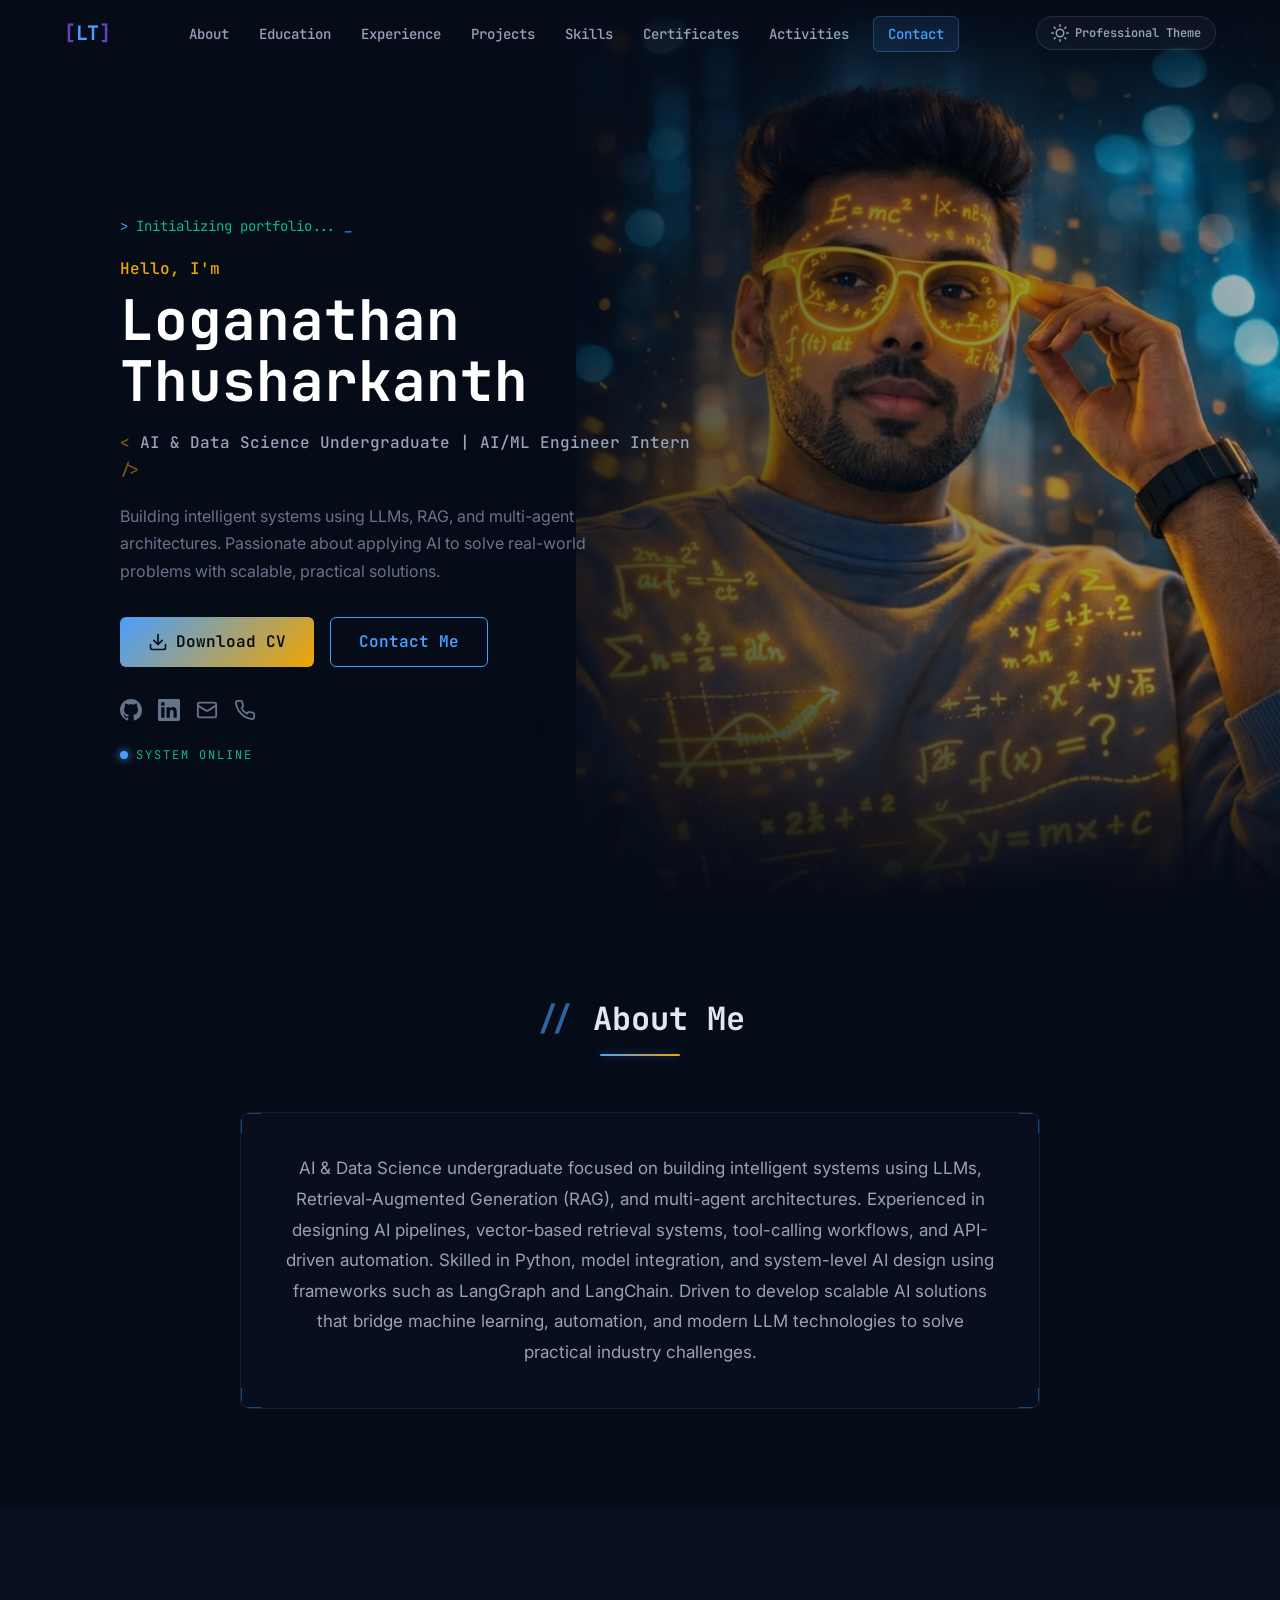
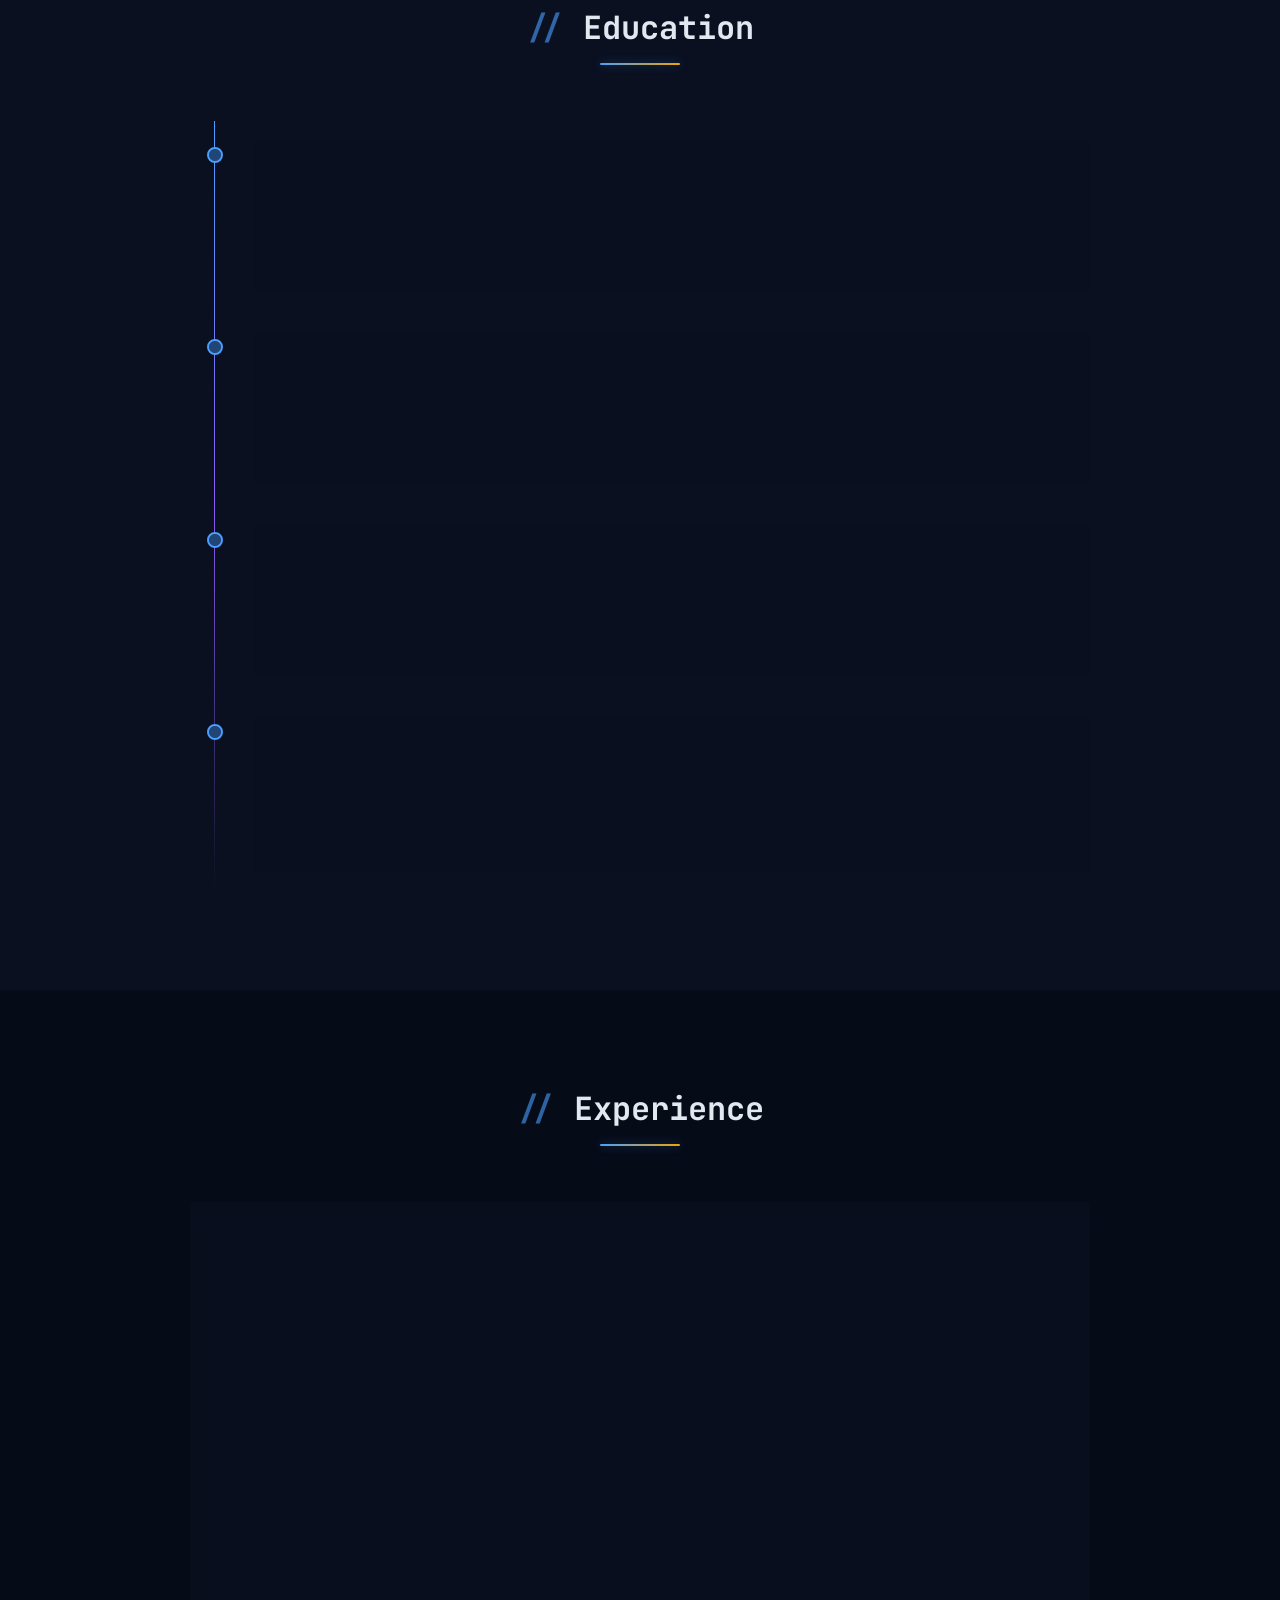
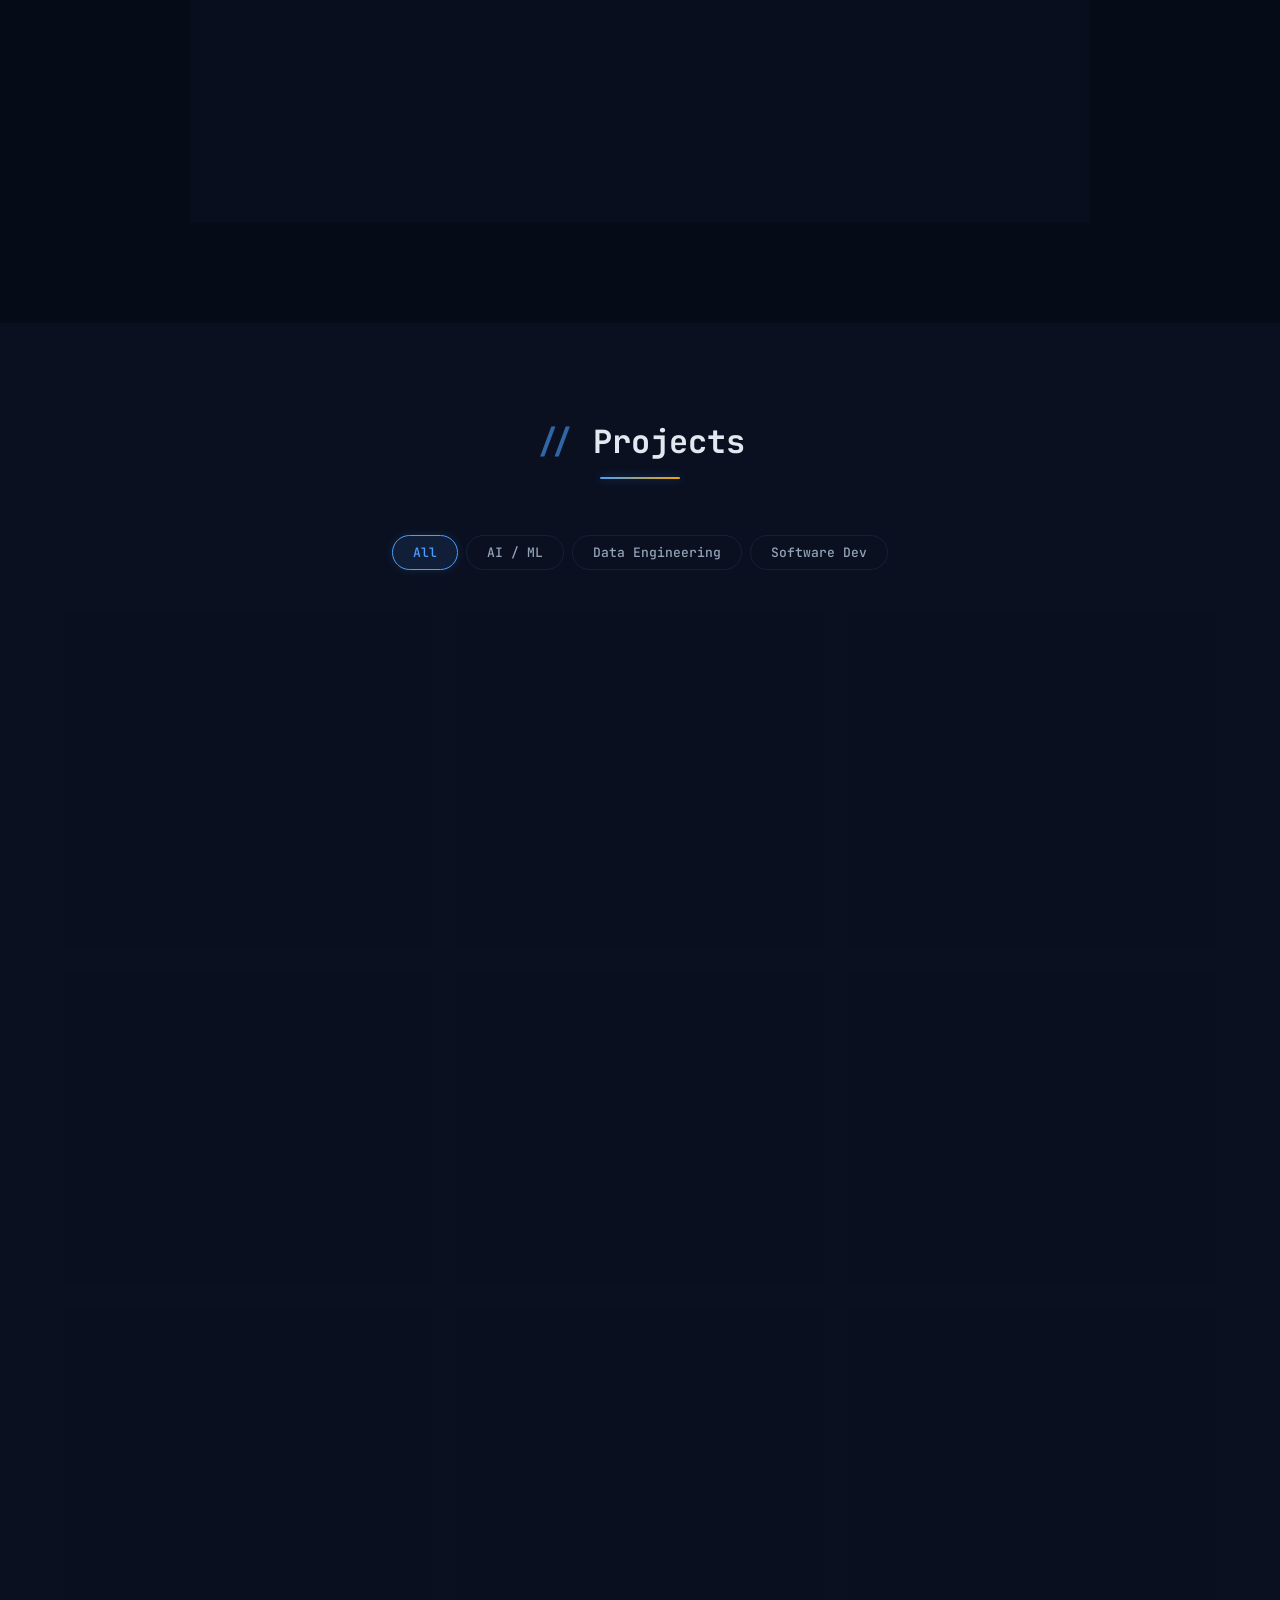
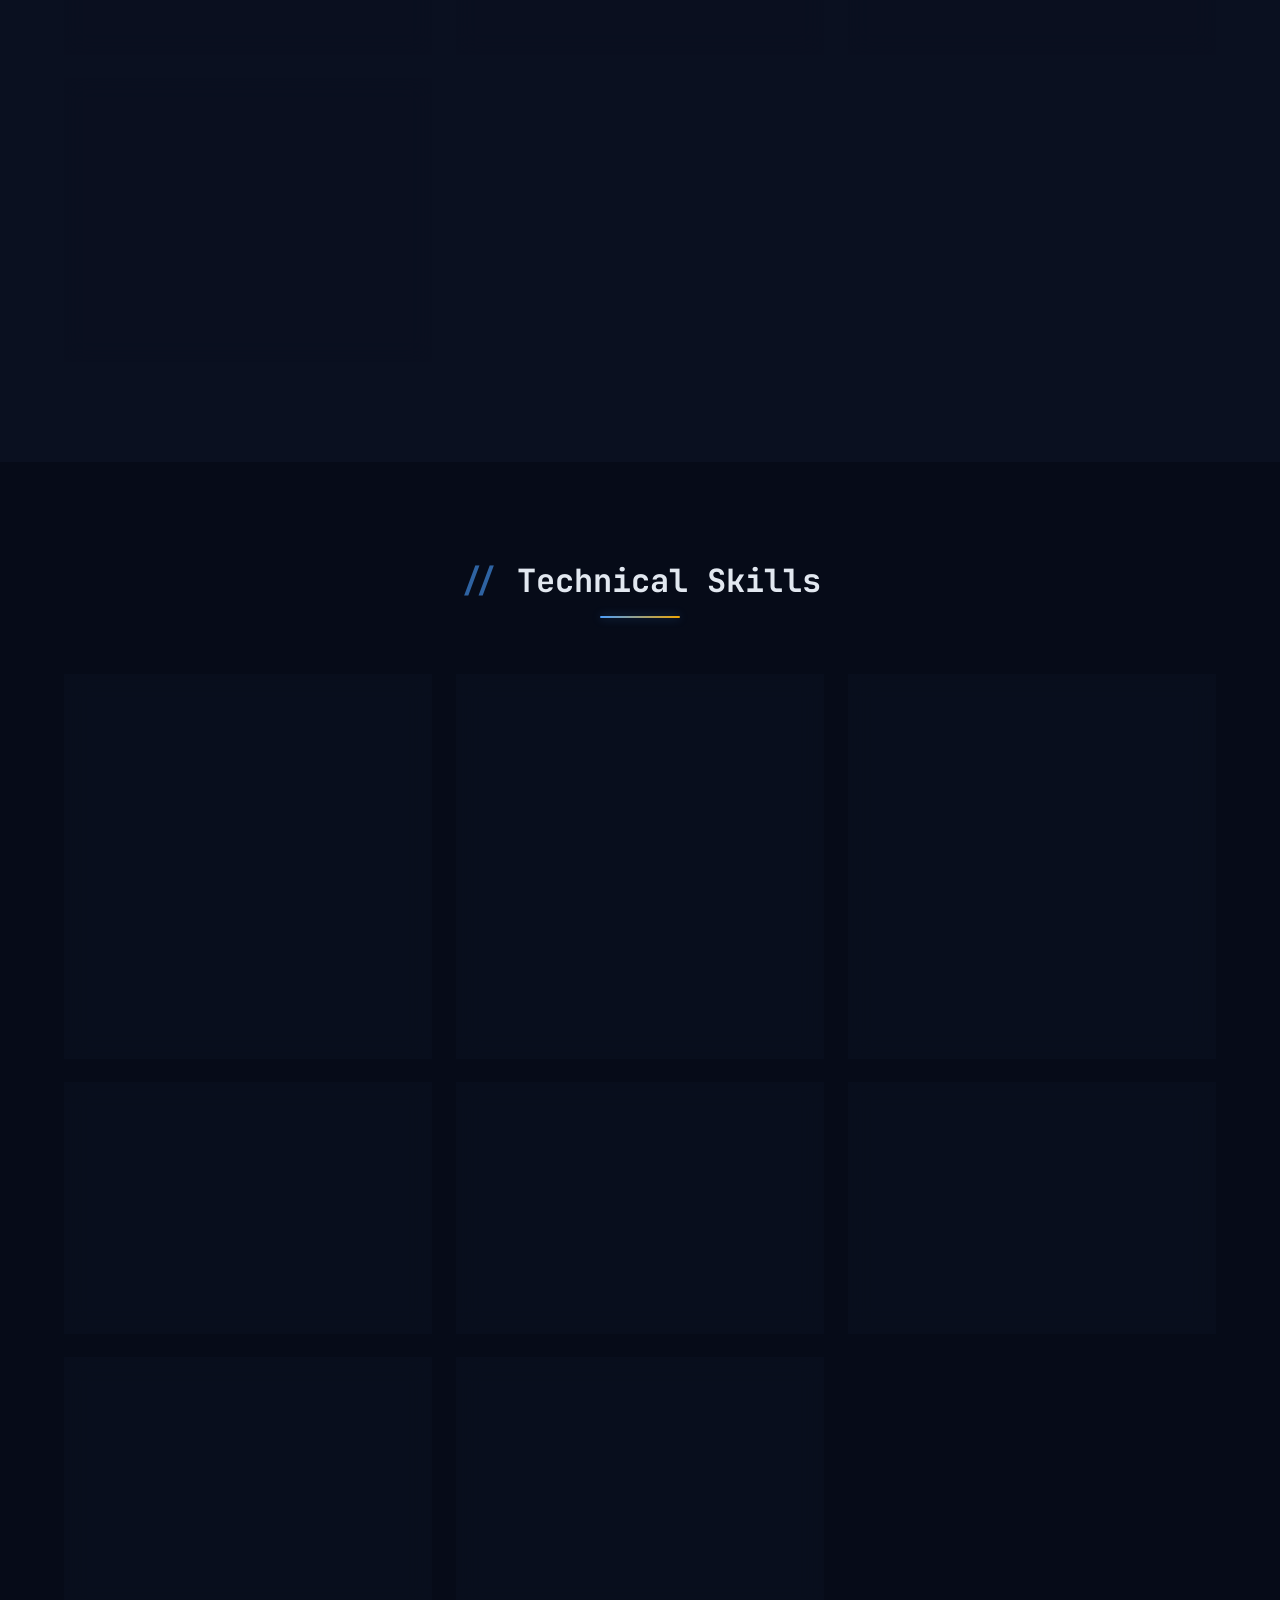
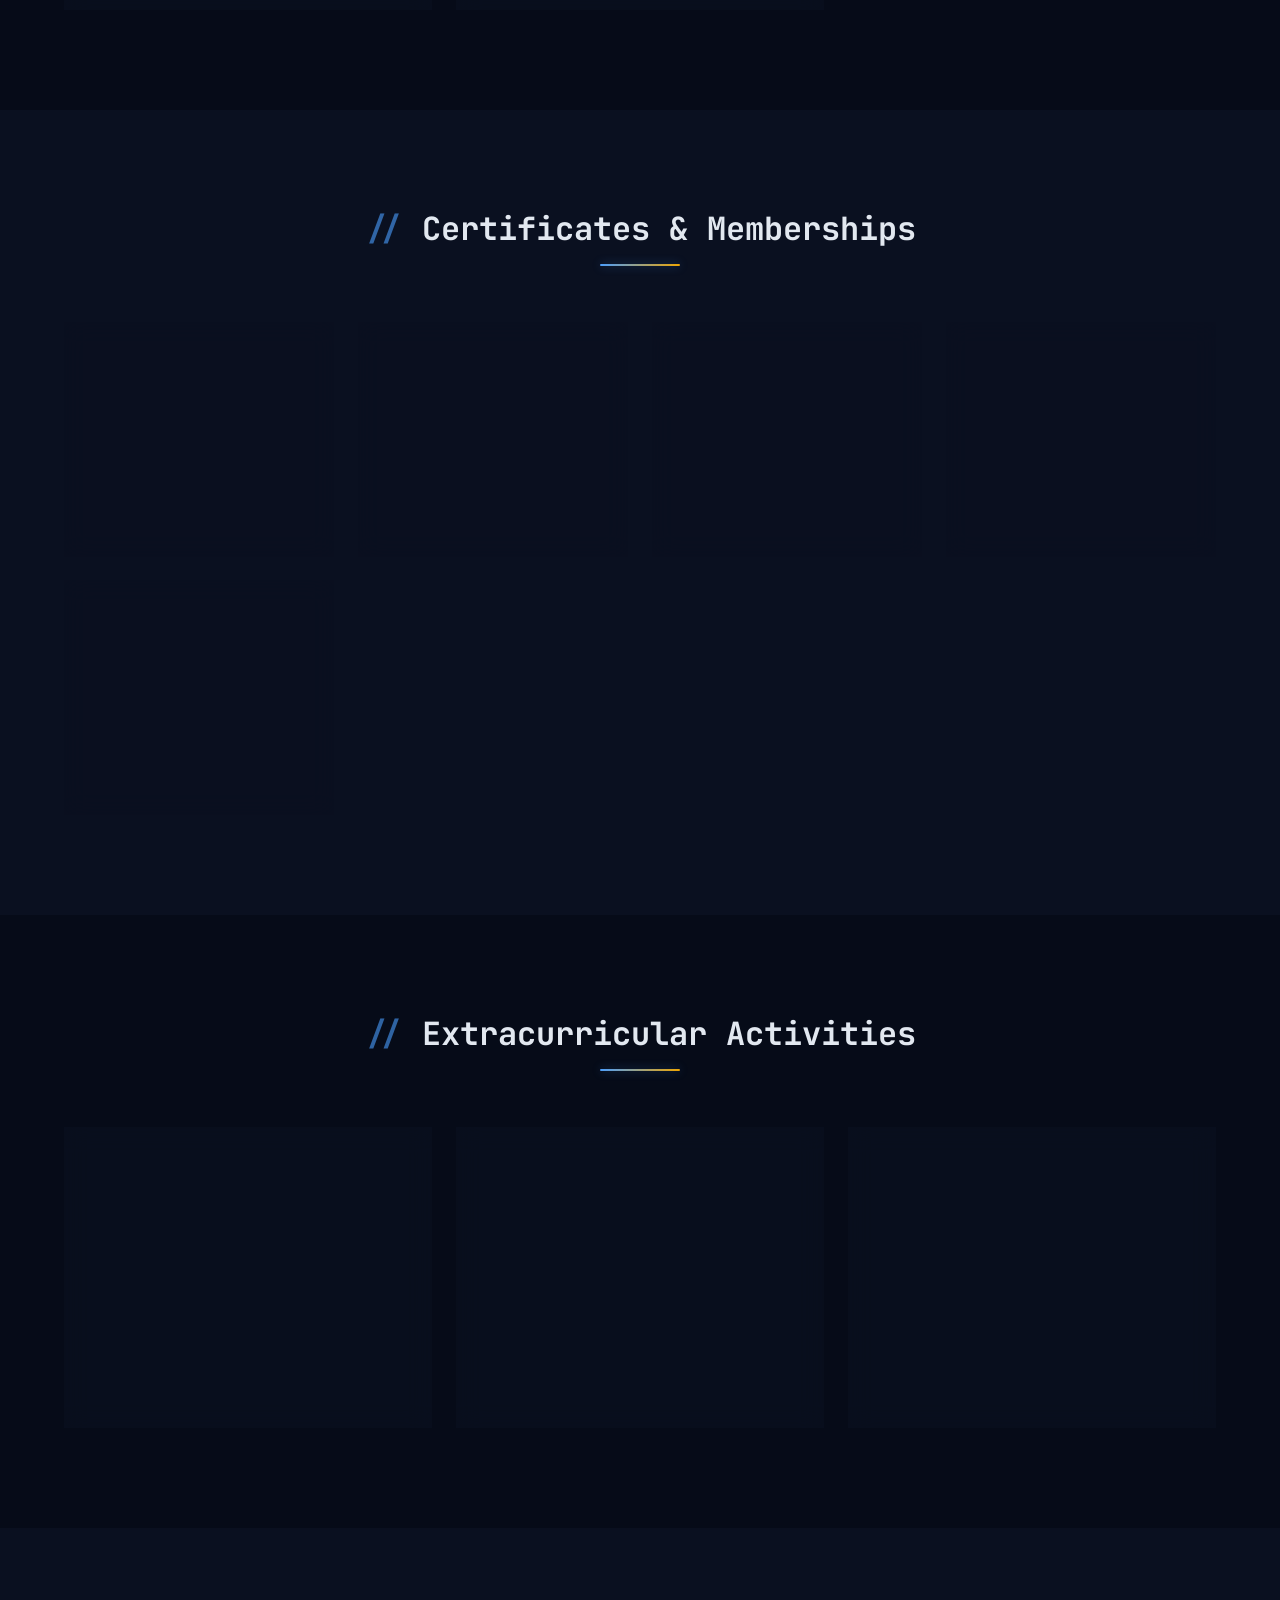
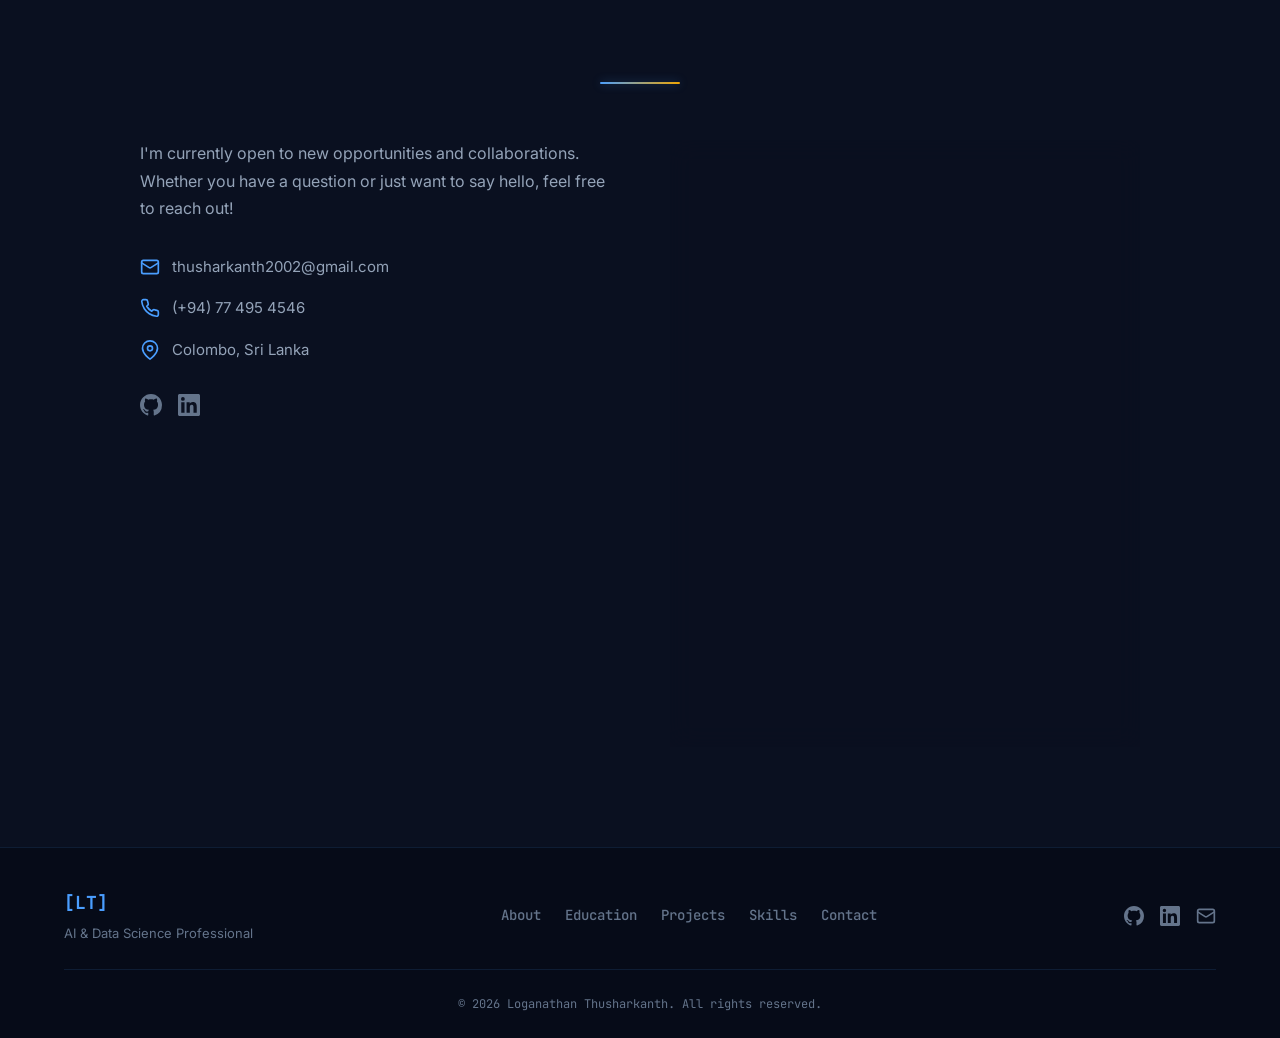
<file: index.html>
<!DOCTYPE html>
<html lang="en">
<head>
    <meta charset="UTF-8">
    <meta name="viewport" content="width=device-width, initial-scale=1.0">
    <meta name="description" content="AI & Data Science Undergraduate, AI/ML Engineer Intern, and portfolio of projects in LLMs, RAG, and intelligent systems.">
    <meta name="author" content="Loganathan Thusharkanth">

    <meta property="og:title" content="Loganathan Thusharkanth">
    <meta property="og:description" content="AI & Data Science Undergraduate, AI/ML Engineer Intern, and portfolio of projects in LLMs, RAG, and intelligent systems.">
    <meta property="og:type" content="website">
    <meta property="og:url" content="https://thusharkanth.github.io/portfolio/">
    <meta property="og:image" content="https://thusharkanth.github.io/portfolio/advanced/assets/og-preview.png">
    <meta property="og:image:width" content="1200">
    <meta property="og:image:height" content="630">
    <meta property="og:image:alt" content="Loganathan Thusharkanth AI and Data Science portfolio preview">
    <meta property="og:site_name" content="Loganathan Thusharkanth Portfolio">

    <meta name="twitter:card" content="summary_large_image">
    <meta name="twitter:title" content="Loganathan Thusharkanth">
    <meta name="twitter:description" content="AI & Data Science Undergraduate, AI/ML Engineer Intern, and portfolio of projects in LLMs, RAG, and intelligent systems.">
    <meta name="twitter:image" content="https://thusharkanth.github.io/portfolio/advanced/assets/og-preview.png">

    <link rel="canonical" href="https://thusharkanth.github.io/portfolio/">
    <meta http-equiv="refresh" content="0; url=advanced/">
    <title>Loganathan Thusharkanth | AI & Data Science Portfolio</title>
    <style>
        * {
            box-sizing: border-box;
        }

        body {
            min-height: 100vh;
            margin: 0;
            display: grid;
            place-items: center;
            background: #060b18;
            color: #e2e8f0;
            font-family: Arial, sans-serif;
        }

        a {
            color: #4a9eff;
        }
    </style>
    <script>
        window.location.replace('advanced/');
    </script>
</head>
<body>
    <main>
        <p>Loading portfolio... <a href="advanced/">Open advanced view</a></p>
    </main>
</body>
</html>
</file>
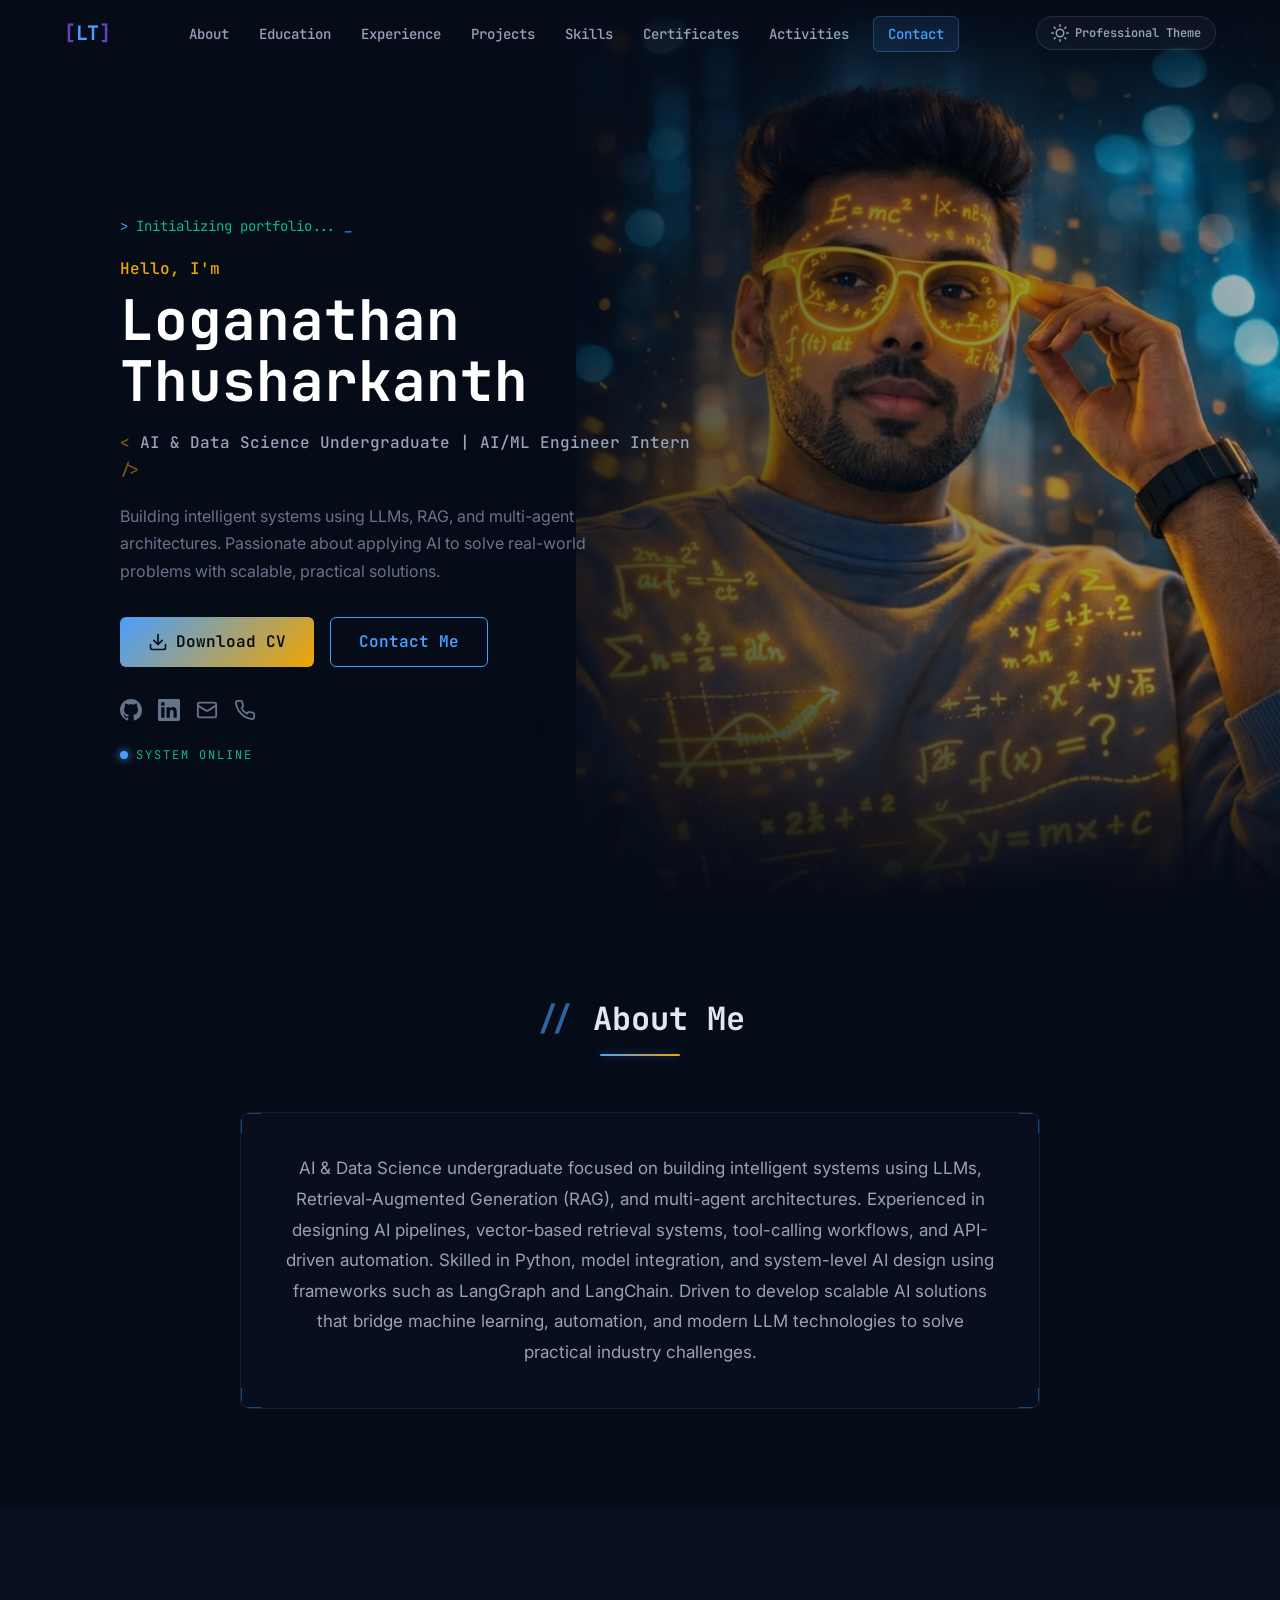
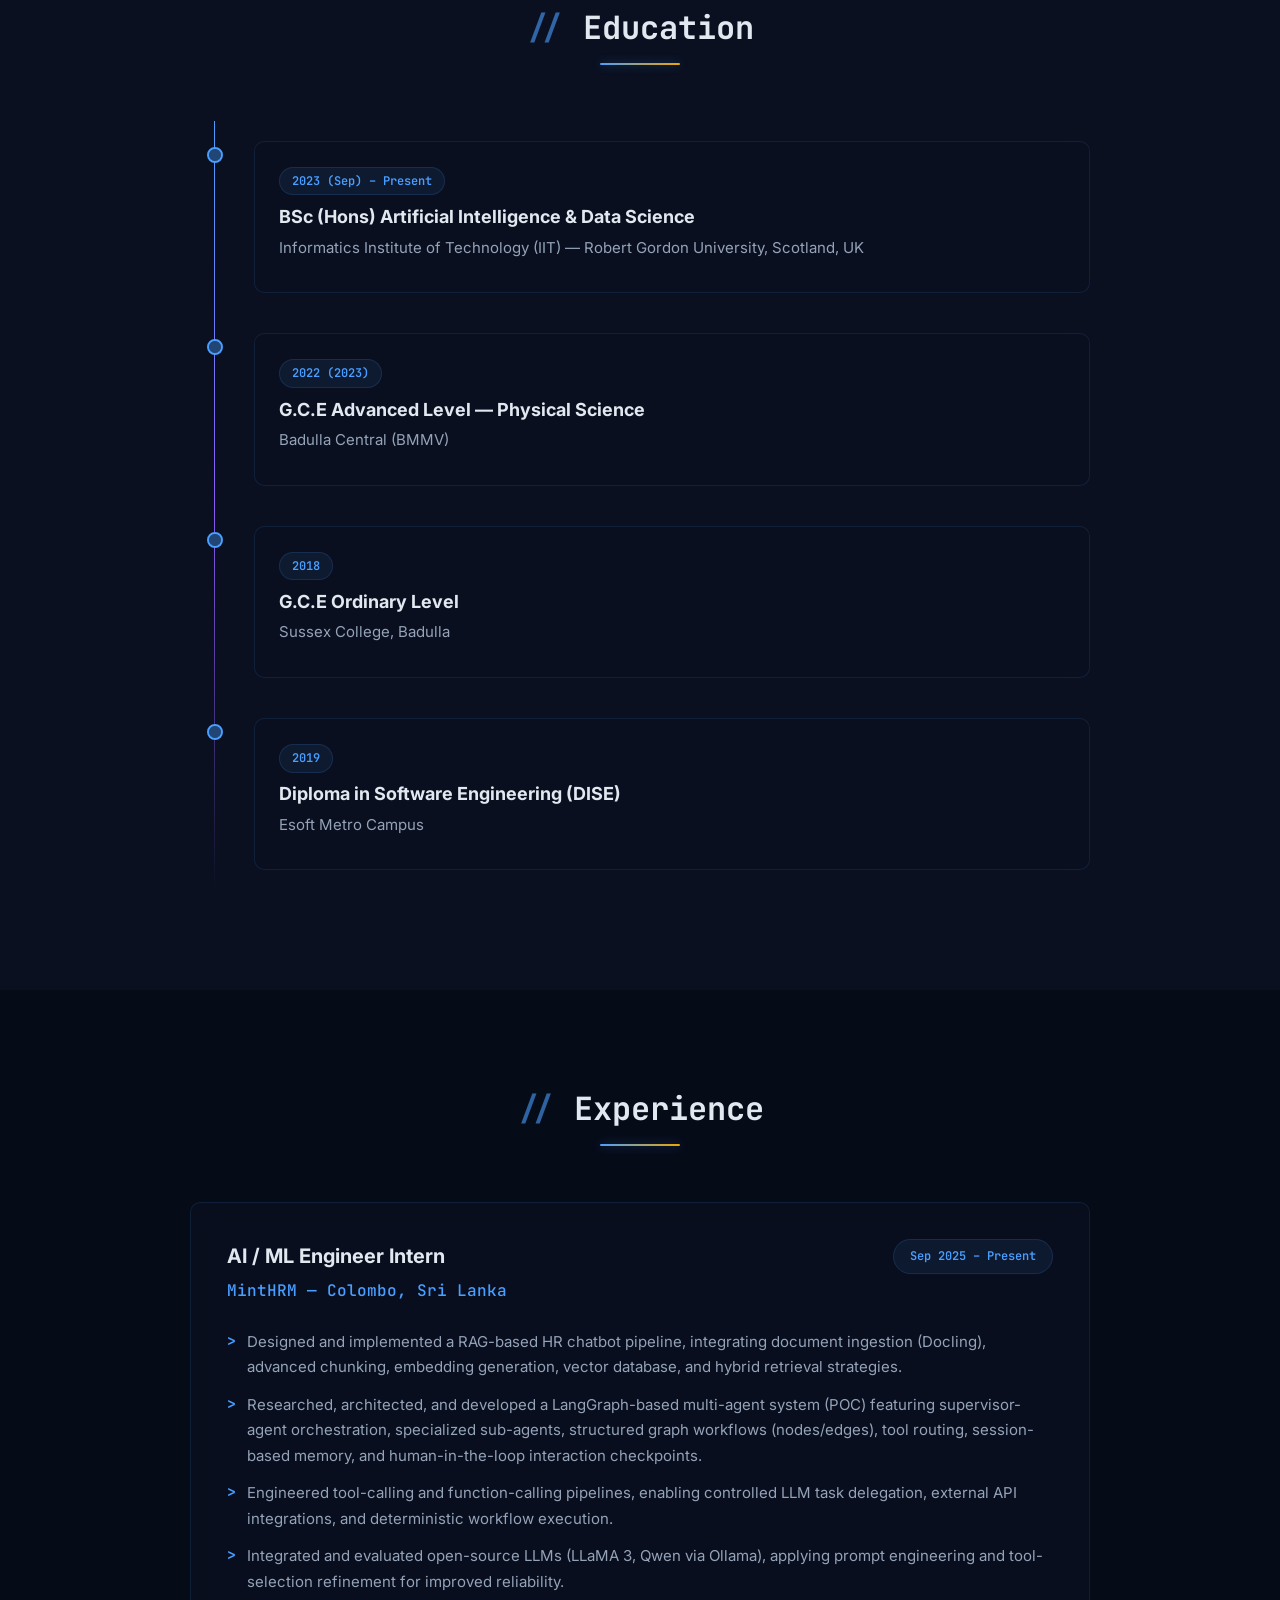
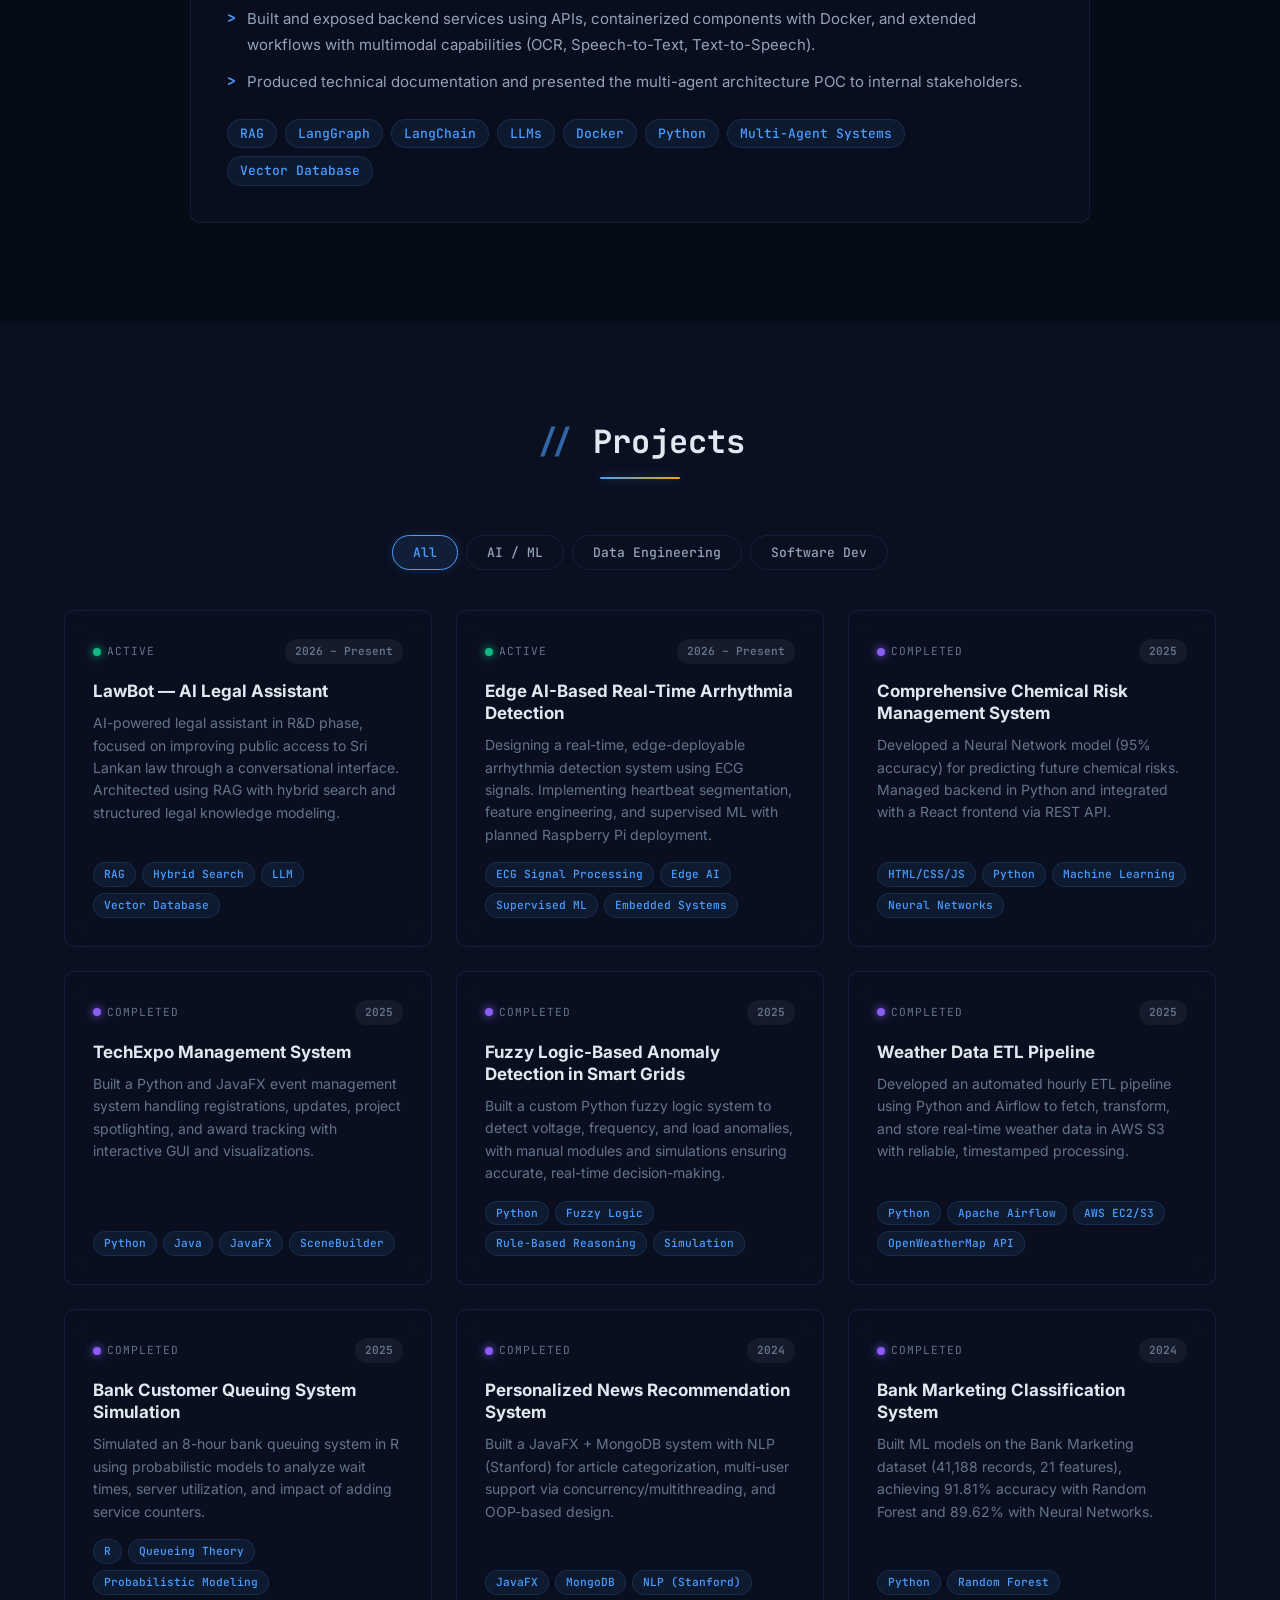
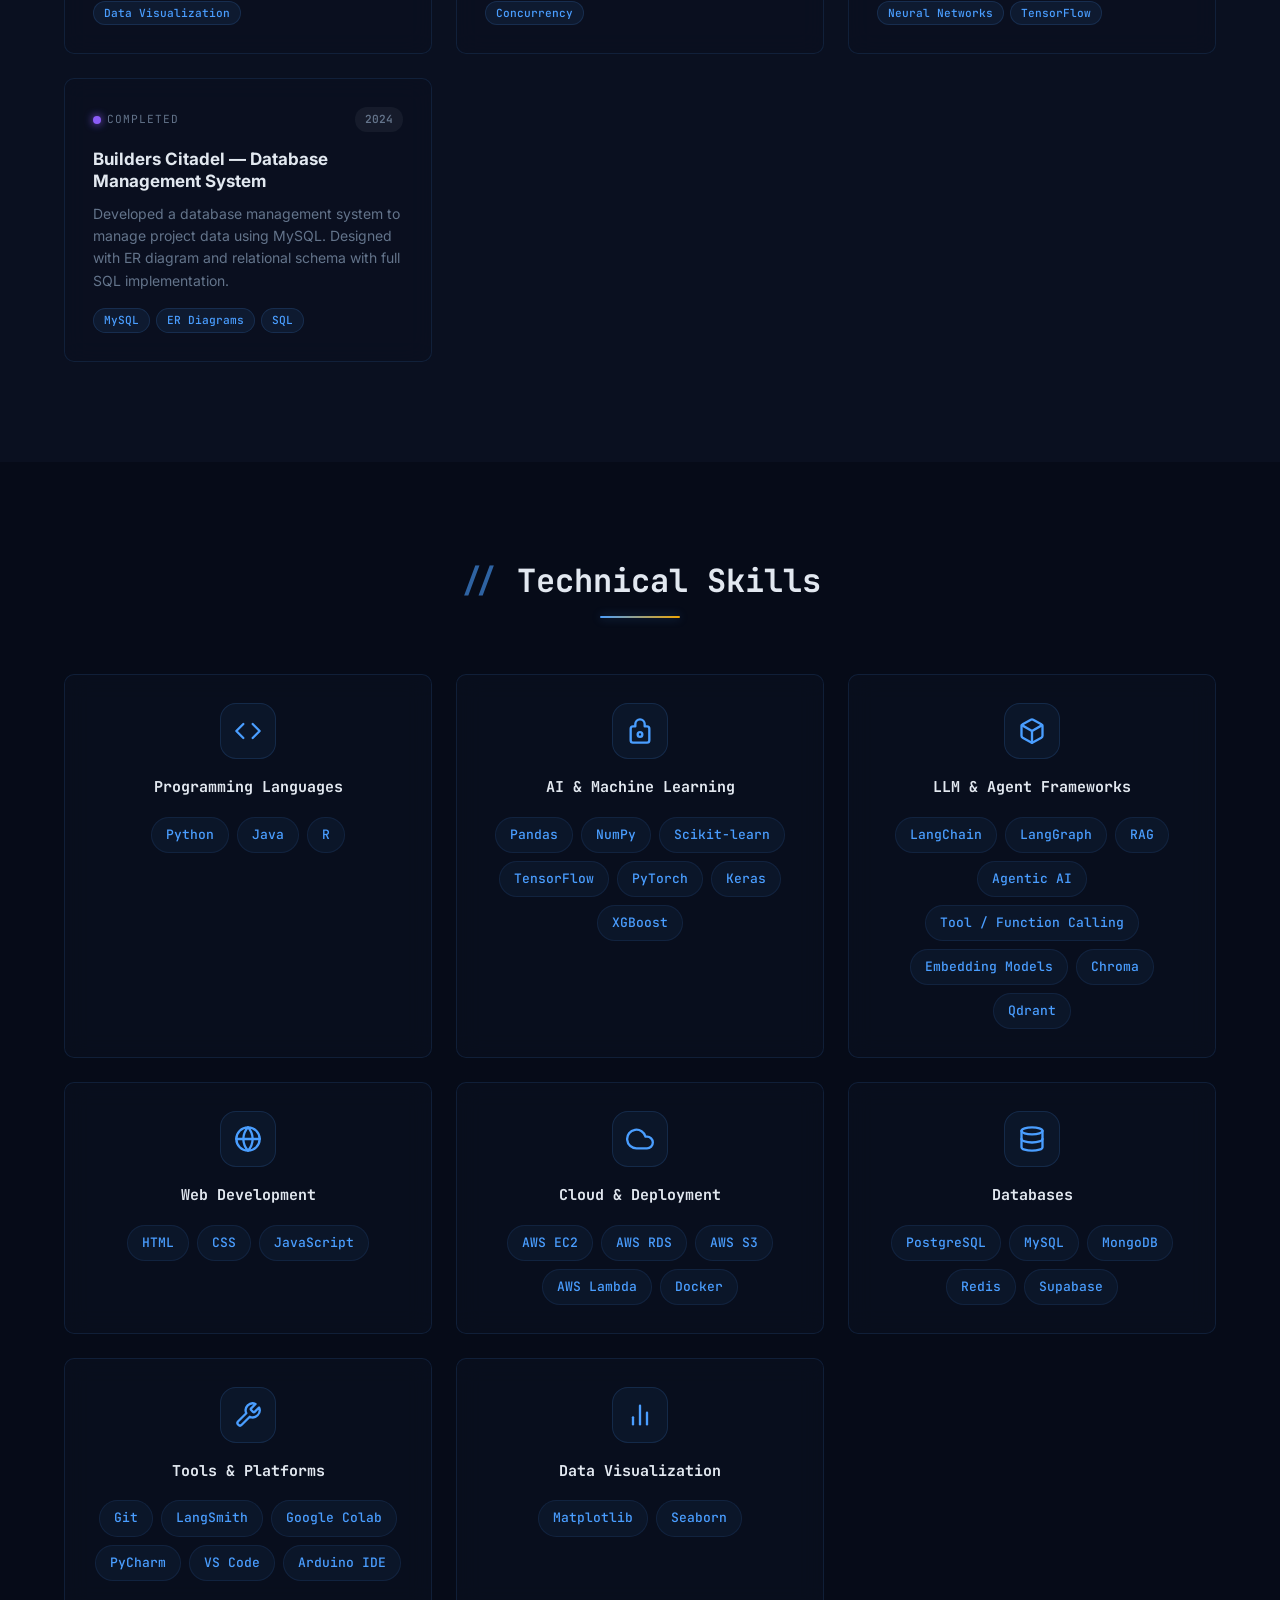
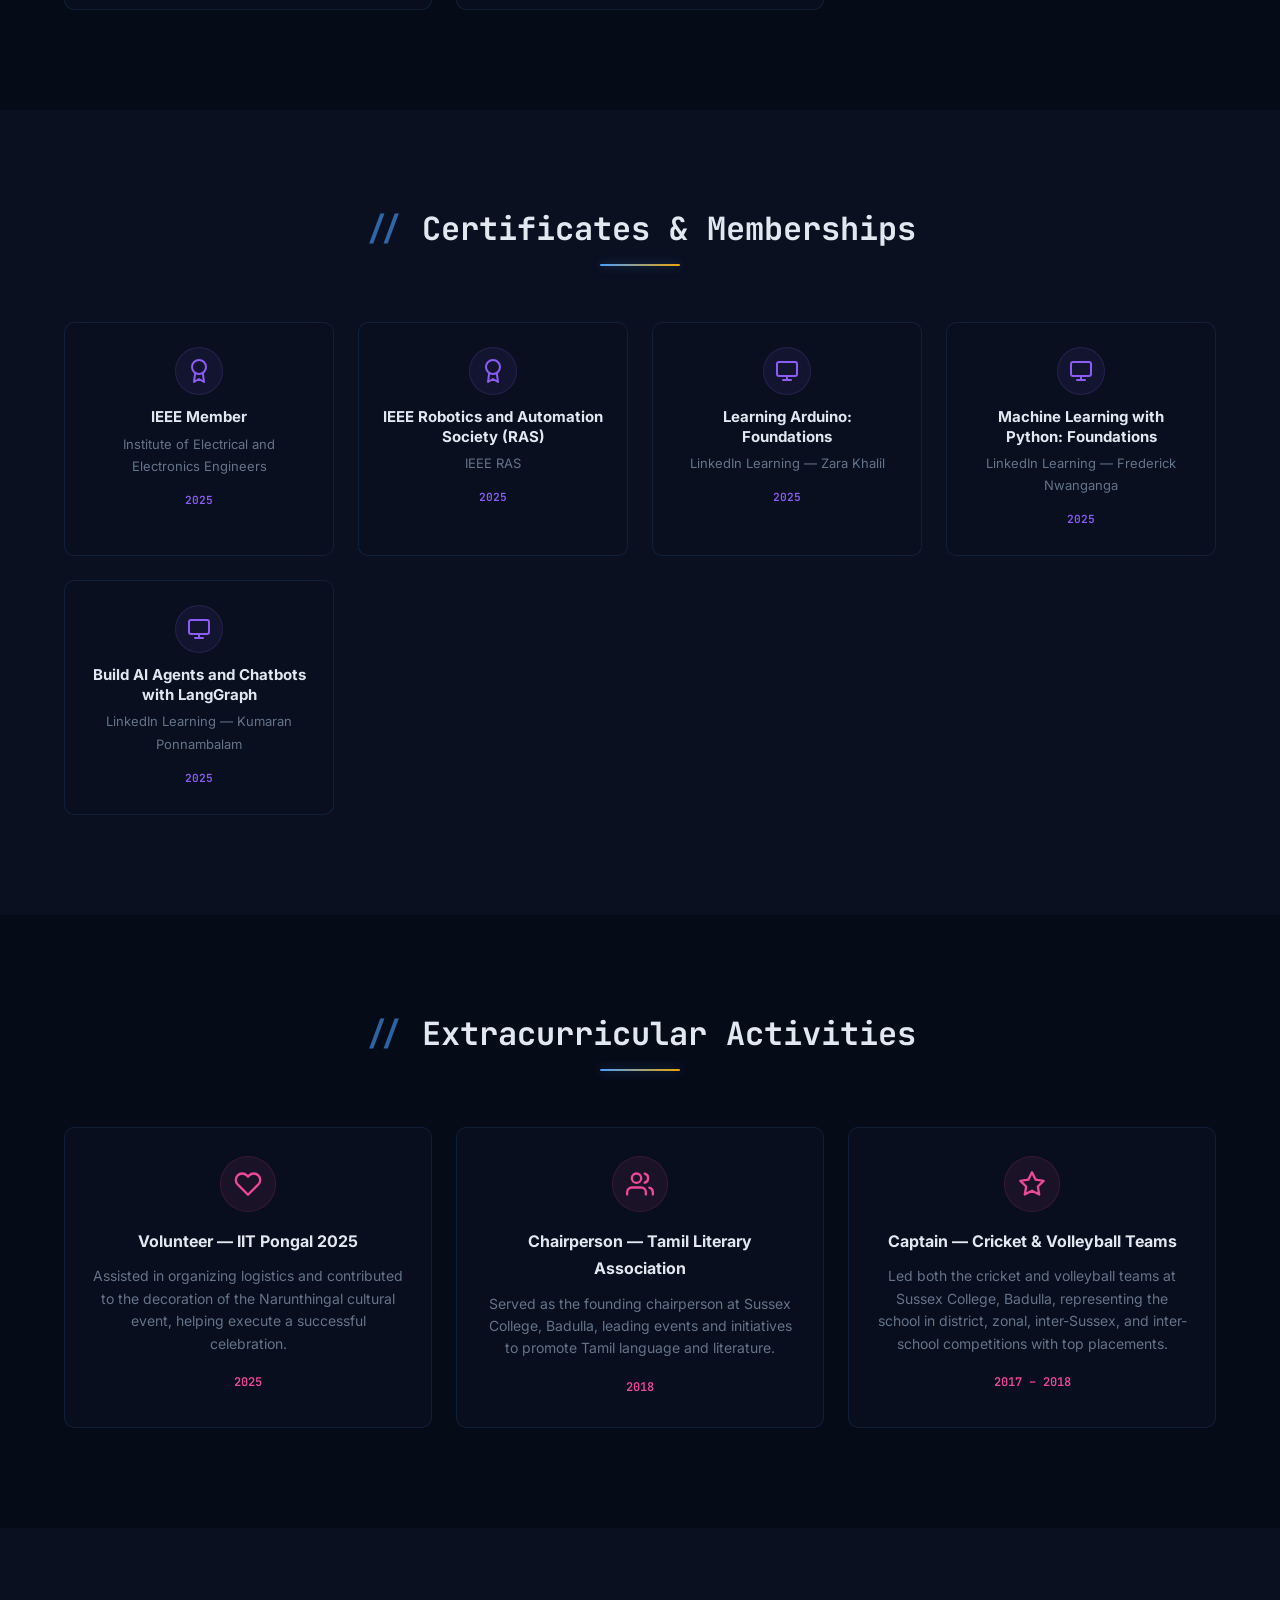
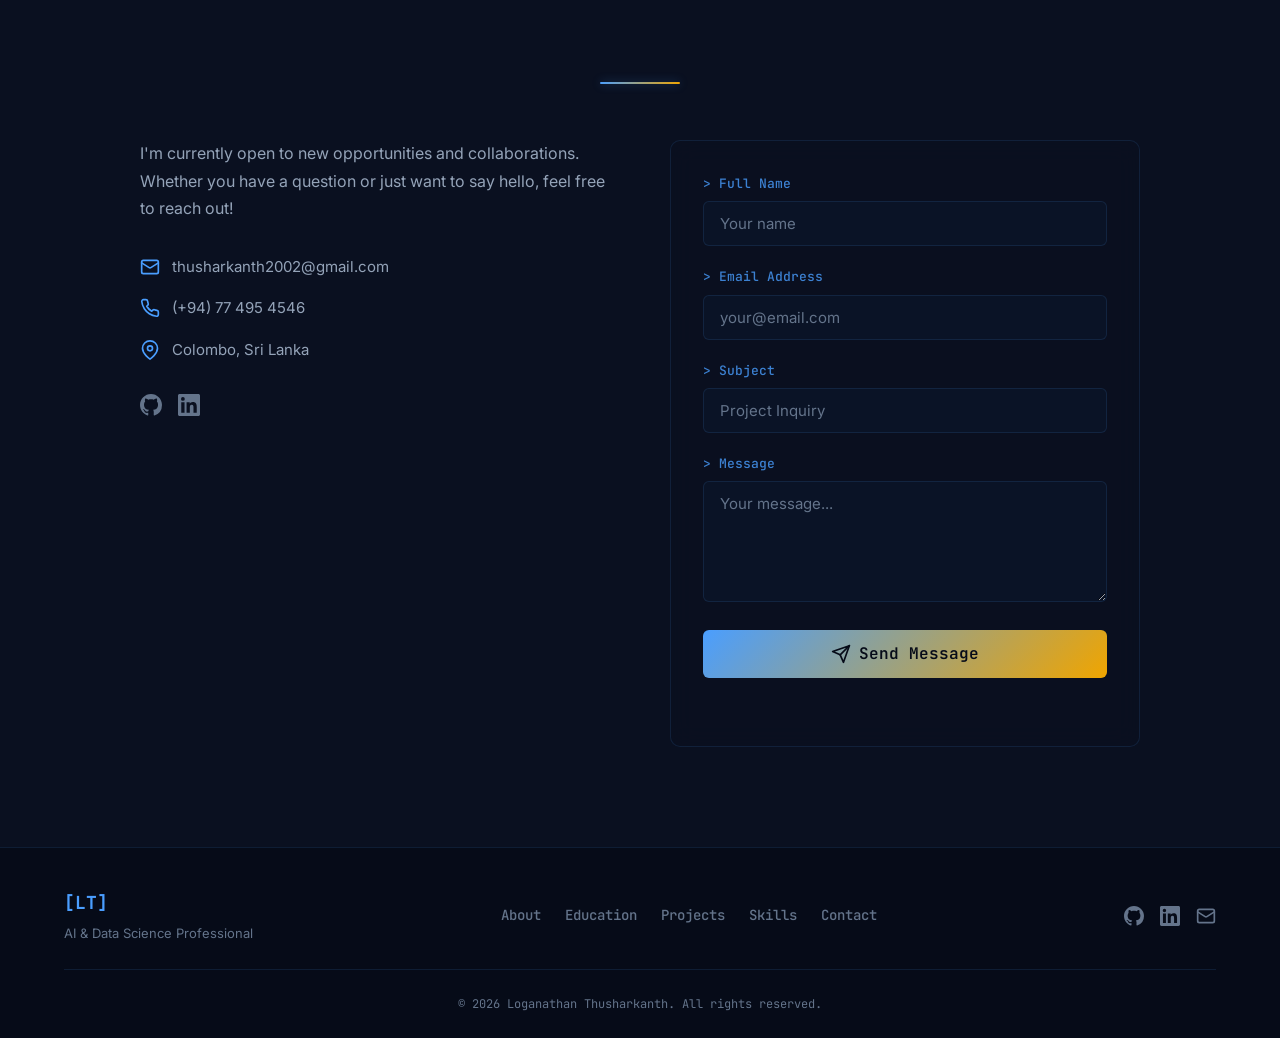
<file: advanced/index.html>
<!DOCTYPE html>
<html lang="en" data-theme="advanced">
<head>
    <meta charset="UTF-8">
    <meta name="viewport" content="width=device-width, initial-scale=1.0">
    <meta name="description" content="AI & Data Science Undergraduate, AI/ML Engineer Intern, and portfolio of projects in LLMs, RAG, and intelligent systems.">
    <meta name="keywords" content="AI Engineer, Machine Learning, Data Science, RAG, LangGraph, LangChain, Portfolio, Loganathan Thusharkanth">
    <meta name="author" content="Loganathan Thusharkanth">

    <meta property="og:title" content="Loganathan Thusharkanth">
    <meta property="og:description" content="AI & Data Science Undergraduate, AI/ML Engineer Intern, and portfolio of projects in LLMs, RAG, and intelligent systems.">
    <meta property="og:type" content="website">
    <meta property="og:url" content="https://thusharkanth.github.io/portfolio/advanced/">
    <meta property="og:image" content="https://thusharkanth.github.io/portfolio/advanced/assets/og-preview.png">
    <meta property="og:image:secure_url" content="https://thusharkanth.github.io/portfolio/advanced/assets/og-preview.png">
    <meta property="og:image:type" content="image/png">
    <meta property="og:image:width" content="1200">
    <meta property="og:image:height" content="630">
    <meta property="og:image:alt" content="Loganathan Thusharkanth AI and Data Science portfolio preview">
    <meta property="og:site_name" content="Loganathan Thusharkanth Portfolio">

    <meta name="twitter:card" content="summary_large_image">
    <meta name="twitter:title" content="Loganathan Thusharkanth">
    <meta name="twitter:description" content="AI & Data Science Undergraduate, AI/ML Engineer Intern, and portfolio of projects in LLMs, RAG, and intelligent systems.">
    <meta name="twitter:image" content="https://thusharkanth.github.io/portfolio/advanced/assets/og-preview.png">

    <link rel="canonical" href="https://thusharkanth.github.io/portfolio/advanced/">

    <link rel="preconnect" href="https://fonts.googleapis.com">
    <link rel="preconnect" href="https://fonts.gstatic.com" crossorigin>
    <link href="https://fonts.googleapis.com/css2?family=JetBrains+Mono:wght@400;500;600;700&family=Inter:wght@400;500;600;700&display=swap" rel="stylesheet">

    <link rel="stylesheet" href="styles.css">
    <title>Loganathan Thusharkanth | AI & Data Science Portfolio</title>
</head>
<body>
    <!-- Particle Canvas Background -->
    <canvas id="particle-canvas"></canvas>

    <!-- Scanline Overlay -->
    <div class="scanline-overlay"></div>

    <!-- Skip to content -->
    <a href="#about" class="skip-link">Skip to main content</a>

    <!-- ========== NAVBAR ========== -->
    <header class="navbar" id="navbar">
        <div class="container navbar__inner">
            <a href="#hero" class="navbar__logo">
                <span class="navbar__logo-bracket">[</span>LT<span class="navbar__logo-bracket">]</span>
            </a>
            <button class="navbar__toggle" id="nav-toggle" aria-label="Toggle navigation" aria-expanded="false">
                <span class="navbar__toggle-bar"></span>
                <span class="navbar__toggle-bar"></span>
                <span class="navbar__toggle-bar"></span>
            </button>
            <nav class="navbar__menu" id="nav-menu" role="navigation" aria-label="Main navigation">
                <ul class="navbar__list">
                    <li><a href="#about" class="navbar__link">About</a></li>
                    <li><a href="#education" class="navbar__link">Education</a></li>
                    <li><a href="#experience" class="navbar__link">Experience</a></li>
                    <li><a href="#projects" class="navbar__link">Projects</a></li>
                    <li><a href="#skills" class="navbar__link">Skills</a></li>
                    <li><a href="#certificates" class="navbar__link">Certificates</a></li>
                    <li><a href="#extracurricular" class="navbar__link">Activities</a></li>
                    <li><a href="#contact" class="navbar__link navbar__link--cta">Contact</a></li>
                </ul>
            </nav>
            <!-- Theme Switch -->
            <a href="../classic/index.html" class="theme-switch" title="Switch to Professional Theme">
                <svg width="18" height="18" viewBox="0 0 24 24" fill="none" stroke="currentColor" stroke-width="2" stroke-linecap="round" stroke-linejoin="round" aria-hidden="true"><circle cx="12" cy="12" r="5"/><line x1="12" y1="1" x2="12" y2="3"/><line x1="12" y1="21" x2="12" y2="23"/><line x1="4.22" y1="4.22" x2="5.64" y2="5.64"/><line x1="18.36" y1="18.36" x2="19.78" y2="19.78"/><line x1="1" y1="12" x2="3" y2="12"/><line x1="21" y1="12" x2="23" y2="12"/><line x1="4.22" y1="19.78" x2="5.64" y2="18.36"/><line x1="18.36" y1="5.64" x2="19.78" y2="4.22"/></svg>
                <span>Professional Theme</span>
            </a>
        </div>
    </header>

    <!-- ========== HERO ========== -->
    <section class="hero" id="hero">
        <div class="hero__bg-image"></div>
        <div class="hero__overlay"></div>
        <div class="hero__grid-bg"></div>
        <div class="container hero__inner">
            <div class="hero__content">
                <div class="hero__terminal animate-on-scroll">
                    <span class="terminal__prompt">&gt;</span>
                    <span class="terminal__text">Initializing portfolio...</span>
                    <span class="terminal__cursor">_</span>
                </div>
                <p class="hero__greeting animate-on-scroll">Hello, I'm</p>
                <h1 class="hero__name animate-on-scroll" data-text="Loganathan Thusharkanth">
                    <span class="glitch-text">Loganathan</span><br>
                    <span class="glitch-text">Thusharkanth</span>
                </h1>
                <p class="hero__title animate-on-scroll">
                    <span class="typed-prefix">&lt;</span>
                    AI &amp; Data Science Undergraduate | AI/ML Engineer Intern
                    <span class="typed-prefix"> /&gt;</span>
                </p>
                <p class="hero__tagline animate-on-scroll">
                    Building intelligent systems using LLMs, RAG, and multi-agent architectures.
                    Passionate about applying AI to solve real-world problems with scalable, practical solutions.
                </p>
                <div class="hero__actions animate-on-scroll">
                    <a href="../CV/Loganathan_Thusharkanth_AI_CV(w+p).pdf" download class="btn btn--primary btn--glow">
                        <svg width="20" height="20" viewBox="0 0 24 24" fill="none" stroke="currentColor" stroke-width="2" stroke-linecap="round" stroke-linejoin="round" aria-hidden="true"><path d="M21 15v4a2 2 0 0 1-2 2H5a2 2 0 0 1-2-2v-4"/><polyline points="7 10 12 15 17 10"/><line x1="12" y1="15" x2="12" y2="3"/></svg>
                        Download CV
                    </a>
                    <a href="#contact" class="btn btn--outline btn--glow">Contact Me</a>
                </div>
                <div class="hero__socials animate-on-scroll">
                    <a href="https://github.com/Thusharkanth" target="_blank" rel="noopener noreferrer" aria-label="GitHub">
                        <svg width="22" height="22" viewBox="0 0 24 24" fill="currentColor" aria-hidden="true"><path d="M12 0C5.37 0 0 5.37 0 12c0 5.31 3.435 9.795 8.205 11.385.6.105.825-.255.825-.57 0-.285-.015-1.23-.015-2.235-3.015.555-3.795-.735-4.035-1.41-.135-.345-.72-1.41-1.23-1.695-.42-.225-1.02-.78-.015-.795.945-.015 1.62.87 1.845 1.23 1.08 1.815 2.805 1.305 3.495.99.105-.78.42-1.305.765-1.605-2.67-.3-5.46-1.335-5.46-5.925 0-1.305.465-2.385 1.23-3.225-.12-.3-.54-1.53.12-3.18 0 0 1.005-.315 3.3 1.23.96-.27 1.98-.405 3-.405s2.04.135 3 .405c2.295-1.56 3.3-1.23 3.3-1.23.66 1.65.24 2.88.12 3.18.765.84 1.23 1.905 1.23 3.225 0 4.605-2.805 5.625-5.475 5.925.435.375.81 1.095.81 2.22 0 1.605-.015 2.895-.015 3.3 0 .315.225.69.825.57A12.02 12.02 0 0 0 24 12c0-6.63-5.37-12-12-12z"/></svg>
                    </a>
                    <a href="https://www.linkedin.com/in/loganathan-thusharkanth" target="_blank" rel="noopener noreferrer" aria-label="LinkedIn">
                        <svg width="22" height="22" viewBox="0 0 24 24" fill="currentColor" aria-hidden="true"><path d="M20.447 20.452h-3.554v-5.569c0-1.328-.027-3.037-1.852-3.037-1.853 0-2.136 1.445-2.136 2.939v5.667H9.351V9h3.414v1.561h.046c.477-.9 1.637-1.85 3.37-1.85 3.601 0 4.267 2.37 4.267 5.455v6.286zM5.337 7.433a2.062 2.062 0 0 1-2.063-2.065 2.064 2.064 0 1 1 2.063 2.065zm1.782 13.019H3.555V9h3.564v11.452zM22.225 0H1.771C.792 0 0 .774 0 1.729v20.542C0 23.227.792 24 1.771 24h20.451C23.2 24 24 23.227 24 22.271V1.729C24 .774 23.2 0 22.222 0h.003z"/></svg>
                    </a>
                    <a href="mailto:thusharkanth2002@gmail.com" aria-label="Email">
                        <svg width="22" height="22" viewBox="0 0 24 24" fill="none" stroke="currentColor" stroke-width="2" stroke-linecap="round" stroke-linejoin="round" aria-hidden="true"><rect x="2" y="4" width="20" height="16" rx="2"/><path d="m22 7-8.97 5.7a1.94 1.94 0 0 1-2.06 0L2 7"/></svg>
                    </a>
                    <a href="tel:+94774954546" aria-label="Phone">
                        <svg width="22" height="22" viewBox="0 0 24 24" fill="none" stroke="currentColor" stroke-width="2" stroke-linecap="round" stroke-linejoin="round" aria-hidden="true"><path d="M22 16.92v3a2 2 0 0 1-2.18 2 19.79 19.79 0 0 1-8.63-3.07 19.5 19.5 0 0 1-6-6 19.79 19.79 0 0 1-3.07-8.67A2 2 0 0 1 4.11 2h3a2 2 0 0 1 2 1.72 12.84 12.84 0 0 0 .7 2.81 2 2 0 0 1-.45 2.11L8.09 9.91a16 16 0 0 0 6 6l1.27-1.27a2 2 0 0 1 2.11-.45 12.84 12.84 0 0 0 2.81.7A2 2 0 0 1 22 16.92z"/></svg>
                    </a>
                </div>
                <div class="hero__status animate-on-scroll">
                    <span class="status-dot"></span>
                    <span>SYSTEM ONLINE</span>
                </div>
            </div>
        </div>
    </section>

    <main>
    <!-- ========== ABOUT ========== -->
    <section class="section" id="about">
        <div class="container">
            <h2 class="section__title animate-on-scroll">
                <span class="section__title-decorator">//</span> About Me
            </h2>
            <div class="section__divider animate-on-scroll"></div>
            <div class="about__content animate-on-scroll">
                <div class="about__card glass-card">
                    <div class="about__card-corner about__card-corner--tl"></div>
                    <div class="about__card-corner about__card-corner--tr"></div>
                    <div class="about__card-corner about__card-corner--bl"></div>
                    <div class="about__card-corner about__card-corner--br"></div>
                    <p class="about__text">
                        AI &amp; Data Science undergraduate focused on building intelligent systems using LLMs, Retrieval-Augmented Generation (RAG), and multi-agent architectures. Experienced in designing AI pipelines, vector-based retrieval systems, tool-calling workflows, and API-driven automation. Skilled in Python, model integration, and system-level AI design using frameworks such as LangGraph and LangChain. Driven to develop scalable AI solutions that bridge machine learning, automation, and modern LLM technologies to solve practical industry challenges.
                    </p>
                </div>
            </div>
        </div>
    </section>

    <!-- ========== EDUCATION ========== -->
    <section class="section section--alt" id="education">
        <div class="container">
            <h2 class="section__title animate-on-scroll">
                <span class="section__title-decorator">//</span> Education
            </h2>
            <div class="section__divider animate-on-scroll"></div>
            <div class="timeline">
                <div class="timeline__item animate-on-scroll">
                    <div class="timeline__dot">
                        <span class="timeline__dot-ping"></span>
                    </div>
                    <div class="timeline__content glass-card">
                        <span class="timeline__date">2023 (Sep) – Present</span>
                        <h3 class="timeline__title">BSc (Hons) Artificial Intelligence &amp; Data Science</h3>
                        <p class="timeline__subtitle">Informatics Institute of Technology (IIT) — Robert Gordon University, Scotland, UK</p>
                    </div>
                </div>

                <div class="timeline__item animate-on-scroll">
                    <div class="timeline__dot"><span class="timeline__dot-ping"></span></div>
                    <div class="timeline__content glass-card">
                        <span class="timeline__date">2022 (2023)</span>
                        <h3 class="timeline__title">G.C.E Advanced Level — Physical Science</h3>
                        <p class="timeline__subtitle">Badulla Central (BMMV)</p>
                    </div>
                </div>

                <div class="timeline__item animate-on-scroll">
                    <div class="timeline__dot"><span class="timeline__dot-ping"></span></div>
                    <div class="timeline__content glass-card">
                        <span class="timeline__date">2018</span>
                        <h3 class="timeline__title">G.C.E Ordinary Level</h3>
                        <p class="timeline__subtitle">Sussex College, Badulla</p>
                    </div>
                </div>

                <div class="timeline__item animate-on-scroll">
                    <div class="timeline__dot"><span class="timeline__dot-ping"></span></div>
                    <div class="timeline__content glass-card">
                        <span class="timeline__date">2019</span>
                        <h3 class="timeline__title">Diploma in Software Engineering (DISE)</h3>
                        <p class="timeline__subtitle">Esoft Metro Campus</p>
                    </div>
                </div>
            </div>
        </div>
    </section>

    <!-- ========== EXPERIENCE ========== -->
    <section class="section" id="experience">
        <div class="container">
            <h2 class="section__title animate-on-scroll">
                <span class="section__title-decorator">//</span> Experience
            </h2>
            <div class="section__divider animate-on-scroll"></div>
            <div class="experience__card glass-card animate-on-scroll">
                <div class="experience__header">
                    <div>
                        <h3 class="experience__role">AI / ML Engineer Intern</h3>
                        <p class="experience__company">MintHRM — Colombo, Sri Lanka</p>
                    </div>
                    <span class="experience__date">Sep 2025 – Present</span>
                </div>
                <ul class="experience__list">
                    <li>Designed and implemented a RAG-based HR chatbot pipeline, integrating document ingestion (Docling), advanced chunking, embedding generation, vector database, and hybrid retrieval strategies.</li>
                    <li>Researched, architected, and developed a LangGraph-based multi-agent system (POC) featuring supervisor-agent orchestration, specialized sub-agents, structured graph workflows (nodes/edges), tool routing, session-based memory, and human-in-the-loop interaction checkpoints.</li>
                    <li>Engineered tool-calling and function-calling pipelines, enabling controlled LLM task delegation, external API integrations, and deterministic workflow execution.</li>
                    <li>Integrated and evaluated open-source LLMs (LLaMA 3, Qwen via Ollama), applying prompt engineering and tool-selection refinement for improved reliability.</li>
                    <li>Built and exposed backend services using APIs, containerized components with Docker, and extended workflows with multimodal capabilities (OCR, Speech-to-Text, Text-to-Speech).</li>
                    <li>Produced technical documentation and presented the multi-agent architecture POC to internal stakeholders.</li>
                </ul>
                <div class="experience__tags">
                    <span class="tag">RAG</span>
                    <span class="tag">LangGraph</span>
                    <span class="tag">LangChain</span>
                    <span class="tag">LLMs</span>
                    <span class="tag">Docker</span>
                    <span class="tag">Python</span>
                    <span class="tag">Multi-Agent Systems</span>
                    <span class="tag">Vector Database</span>
                </div>
            </div>
        </div>
    </section>

    <!-- ========== PROJECTS ========== -->
    <section class="section section--alt" id="projects">
        <div class="container">
            <h2 class="section__title animate-on-scroll">
                <span class="section__title-decorator">//</span> Projects
            </h2>
            <div class="section__divider animate-on-scroll"></div>

            <div class="projects__filters animate-on-scroll">
                <button class="filter-btn filter-btn--active" data-filter="all">All</button>
                <button class="filter-btn" data-filter="ai-ml">AI / ML</button>
                <button class="filter-btn" data-filter="data">Data Engineering</button>
                <button class="filter-btn" data-filter="software">Software Dev</button>
            </div>

            <div class="projects__grid">
                <!-- LawBot -->
                <article class="project-card glass-card animate-on-scroll" data-category="ai-ml">
                    <div class="project-card__header">
                        <span class="project-card__status"><span class="status-dot status-dot--active"></span> Active</span>
                        <span class="project-card__year">2026 – Present</span>
                    </div>
                    <h3 class="project-card__title">LawBot — AI Legal Assistant</h3>
                    <p class="project-card__desc">AI-powered legal assistant in R&amp;D phase, focused on improving public access to Sri Lankan law through a conversational interface. Architected using RAG with hybrid search and structured legal knowledge modeling.</p>
                    <div class="project-card__tags">
                        <span class="tag tag--sm">RAG</span>
                        <span class="tag tag--sm">Hybrid Search</span>
                        <span class="tag tag--sm">LLM</span>
                        <span class="tag tag--sm">Vector Database</span>
                    </div>
                </article>

                <!-- Edge AI Arrhythmia -->
                <article class="project-card glass-card animate-on-scroll" data-category="ai-ml">
                    <div class="project-card__header">
                        <span class="project-card__status"><span class="status-dot status-dot--active"></span> Active</span>
                        <span class="project-card__year">2026 – Present</span>
                    </div>
                    <h3 class="project-card__title">Edge AI-Based Real-Time Arrhythmia Detection</h3>
                    <p class="project-card__desc">Designing a real-time, edge-deployable arrhythmia detection system using ECG signals. Implementing heartbeat segmentation, feature engineering, and supervised ML with planned Raspberry Pi deployment.</p>
                    <div class="project-card__tags">
                        <span class="tag tag--sm">ECG Signal Processing</span>
                        <span class="tag tag--sm">Edge AI</span>
                        <span class="tag tag--sm">Supervised ML</span>
                        <span class="tag tag--sm">Embedded Systems</span>
                    </div>
                </article>

                <!-- CCRMS -->
                <article class="project-card glass-card animate-on-scroll" data-category="ai-ml">
                    <div class="project-card__header">
                        <span class="project-card__status"><span class="status-dot status-dot--done"></span> Completed</span>
                        <span class="project-card__year">2025</span>
                    </div>
                    <h3 class="project-card__title">Comprehensive Chemical Risk Management System</h3>
                    <p class="project-card__desc">Developed a Neural Network model (95% accuracy) for predicting future chemical risks. Managed backend in Python and integrated with a React frontend via REST API.</p>
                    <div class="project-card__tags">
                        <span class="tag tag--sm">HTML/CSS/JS</span>
                        <span class="tag tag--sm">Python</span>
                        <span class="tag tag--sm">Machine Learning</span>
                        <span class="tag tag--sm">Neural Networks</span>
                    </div>
                </article>

                <!-- TechExpo -->
                <article class="project-card glass-card animate-on-scroll" data-category="software">
                    <div class="project-card__header">
                        <span class="project-card__status"><span class="status-dot status-dot--done"></span> Completed</span>
                        <span class="project-card__year">2025</span>
                    </div>
                    <h3 class="project-card__title">TechExpo Management System</h3>
                    <p class="project-card__desc">Built a Python and JavaFX event management system handling registrations, updates, project spotlighting, and award tracking with interactive GUI and visualizations.</p>
                    <div class="project-card__tags">
                        <span class="tag tag--sm">Python</span>
                        <span class="tag tag--sm">Java</span>
                        <span class="tag tag--sm">JavaFX</span>
                        <span class="tag tag--sm">SceneBuilder</span>
                    </div>
                </article>

                <!-- Fuzzy Logic -->
                <article class="project-card glass-card animate-on-scroll" data-category="ai-ml">
                    <div class="project-card__header">
                        <span class="project-card__status"><span class="status-dot status-dot--done"></span> Completed</span>
                        <span class="project-card__year">2025</span>
                    </div>
                    <h3 class="project-card__title">Fuzzy Logic-Based Anomaly Detection in Smart Grids</h3>
                    <p class="project-card__desc">Built a custom Python fuzzy logic system to detect voltage, frequency, and load anomalies, with manual modules and simulations ensuring accurate, real-time decision-making.</p>
                    <div class="project-card__tags">
                        <span class="tag tag--sm">Python</span>
                        <span class="tag tag--sm">Fuzzy Logic</span>
                        <span class="tag tag--sm">Rule-Based Reasoning</span>
                        <span class="tag tag--sm">Simulation</span>
                    </div>
                </article>

                <!-- Weather ETL -->
                <article class="project-card glass-card animate-on-scroll" data-category="data">
                    <div class="project-card__header">
                        <span class="project-card__status"><span class="status-dot status-dot--done"></span> Completed</span>
                        <span class="project-card__year">2025</span>
                    </div>
                    <h3 class="project-card__title">Weather Data ETL Pipeline</h3>
                    <p class="project-card__desc">Developed an automated hourly ETL pipeline using Python and Airflow to fetch, transform, and store real-time weather data in AWS S3 with reliable, timestamped processing.</p>
                    <div class="project-card__tags">
                        <span class="tag tag--sm">Python</span>
                        <span class="tag tag--sm">Apache Airflow</span>
                        <span class="tag tag--sm">AWS EC2/S3</span>
                        <span class="tag tag--sm">OpenWeatherMap API</span>
                    </div>
                </article>

                <!-- Bank Queuing -->
                <article class="project-card glass-card animate-on-scroll" data-category="data">
                    <div class="project-card__header">
                        <span class="project-card__status"><span class="status-dot status-dot--done"></span> Completed</span>
                        <span class="project-card__year">2025</span>
                    </div>
                    <h3 class="project-card__title">Bank Customer Queuing System Simulation</h3>
                    <p class="project-card__desc">Simulated an 8-hour bank queuing system in R using probabilistic models to analyze wait times, server utilization, and impact of adding service counters.</p>
                    <div class="project-card__tags">
                        <span class="tag tag--sm">R</span>
                        <span class="tag tag--sm">Queueing Theory</span>
                        <span class="tag tag--sm">Probabilistic Modeling</span>
                        <span class="tag tag--sm">Data Visualization</span>
                    </div>
                </article>

                <!-- News Recommendation -->
                <article class="project-card glass-card animate-on-scroll" data-category="software">
                    <div class="project-card__header">
                        <span class="project-card__status"><span class="status-dot status-dot--done"></span> Completed</span>
                        <span class="project-card__year">2024</span>
                    </div>
                    <h3 class="project-card__title">Personalized News Recommendation System</h3>
                    <p class="project-card__desc">Built a JavaFX + MongoDB system with NLP (Stanford) for article categorization, multi-user support via concurrency/multithreading, and OOP-based design.</p>
                    <div class="project-card__tags">
                        <span class="tag tag--sm">JavaFX</span>
                        <span class="tag tag--sm">MongoDB</span>
                        <span class="tag tag--sm">NLP (Stanford)</span>
                        <span class="tag tag--sm">Concurrency</span>
                    </div>
                </article>

                <!-- Bank Marketing -->
                <article class="project-card glass-card animate-on-scroll" data-category="ai-ml">
                    <div class="project-card__header">
                        <span class="project-card__status"><span class="status-dot status-dot--done"></span> Completed</span>
                        <span class="project-card__year">2024</span>
                    </div>
                    <h3 class="project-card__title">Bank Marketing Classification System</h3>
                    <p class="project-card__desc">Built ML models on the Bank Marketing dataset (41,188 records, 21 features), achieving 91.81% accuracy with Random Forest and 89.62% with Neural Networks.</p>
                    <div class="project-card__tags">
                        <span class="tag tag--sm">Python</span>
                        <span class="tag tag--sm">Random Forest</span>
                        <span class="tag tag--sm">Neural Networks</span>
                        <span class="tag tag--sm">TensorFlow</span>
                    </div>
                </article>

                <!-- Builders Citadel -->
                <article class="project-card glass-card animate-on-scroll" data-category="data">
                    <div class="project-card__header">
                        <span class="project-card__status"><span class="status-dot status-dot--done"></span> Completed</span>
                        <span class="project-card__year">2024</span>
                    </div>
                    <h3 class="project-card__title">Builders Citadel — Database Management System</h3>
                    <p class="project-card__desc">Developed a database management system to manage project data using MySQL. Designed with ER diagram and relational schema with full SQL implementation.</p>
                    <div class="project-card__tags">
                        <span class="tag tag--sm">MySQL</span>
                        <span class="tag tag--sm">ER Diagrams</span>
                        <span class="tag tag--sm">SQL</span>
                    </div>
                </article>
            </div>
        </div>
    </section>

    <!-- ========== SKILLS ========== -->
    <section class="section" id="skills">
        <div class="container">
            <h2 class="section__title animate-on-scroll">
                <span class="section__title-decorator">//</span> Technical Skills
            </h2>
            <div class="section__divider animate-on-scroll"></div>
            <div class="skills__grid">
                <div class="skill-category glass-card animate-on-scroll">
                    <div class="skill-category__icon">
                        <svg width="28" height="28" viewBox="0 0 24 24" fill="none" stroke="currentColor" stroke-width="2" stroke-linecap="round" stroke-linejoin="round" aria-hidden="true"><polyline points="16 18 22 12 16 6"/><polyline points="8 6 2 12 8 18"/></svg>
                    </div>
                    <h3 class="skill-category__title">Programming Languages</h3>
                    <div class="skill-category__tags">
                        <span class="skill-tag">Python</span>
                        <span class="skill-tag">Java</span>
                        <span class="skill-tag">R</span>
                    </div>
                </div>

                <div class="skill-category glass-card animate-on-scroll">
                    <div class="skill-category__icon">
                        <svg width="28" height="28" viewBox="0 0 24 24" fill="none" stroke="currentColor" stroke-width="2" stroke-linecap="round" stroke-linejoin="round" aria-hidden="true"><path d="M12 2a4 4 0 0 0-4 4v2H6a2 2 0 0 0-2 2v10a2 2 0 0 0 2 2h12a2 2 0 0 0 2-2V10a2 2 0 0 0-2-2h-2V6a4 4 0 0 0-4-4z"/><circle cx="12" cy="15" r="2"/></svg>
                    </div>
                    <h3 class="skill-category__title">AI &amp; Machine Learning</h3>
                    <div class="skill-category__tags">
                        <span class="skill-tag">Pandas</span>
                        <span class="skill-tag">NumPy</span>
                        <span class="skill-tag">Scikit-learn</span>
                        <span class="skill-tag">TensorFlow</span>
                        <span class="skill-tag">PyTorch</span>
                        <span class="skill-tag">Keras</span>
                        <span class="skill-tag">XGBoost</span>
                    </div>
                </div>

                <div class="skill-category glass-card animate-on-scroll">
                    <div class="skill-category__icon">
                        <svg width="28" height="28" viewBox="0 0 24 24" fill="none" stroke="currentColor" stroke-width="2" stroke-linecap="round" stroke-linejoin="round" aria-hidden="true"><path d="M21 16V8a2 2 0 0 0-1-1.73l-7-4a2 2 0 0 0-2 0l-7 4A2 2 0 0 0 3 8v8a2 2 0 0 0 1 1.73l7 4a2 2 0 0 0 2 0l7-4A2 2 0 0 0 21 16z"/><polyline points="3.27 6.96 12 12.01 20.73 6.96"/><line x1="12" y1="22.08" x2="12" y2="12"/></svg>
                    </div>
                    <h3 class="skill-category__title">LLM &amp; Agent Frameworks</h3>
                    <div class="skill-category__tags">
                        <span class="skill-tag">LangChain</span>
                        <span class="skill-tag">LangGraph</span>
                        <span class="skill-tag">RAG</span>
                        <span class="skill-tag">Agentic AI</span>
                        <span class="skill-tag">Tool / Function Calling</span>
                        <span class="skill-tag">Embedding Models</span>
                        <span class="skill-tag">Chroma</span>
                        <span class="skill-tag">Qdrant</span>
                    </div>
                </div>

                <div class="skill-category glass-card animate-on-scroll">
                    <div class="skill-category__icon">
                        <svg width="28" height="28" viewBox="0 0 24 24" fill="none" stroke="currentColor" stroke-width="2" stroke-linecap="round" stroke-linejoin="round" aria-hidden="true"><circle cx="12" cy="12" r="10"/><line x1="2" y1="12" x2="22" y2="12"/><path d="M12 2a15.3 15.3 0 0 1 4 10 15.3 15.3 0 0 1-4 10 15.3 15.3 0 0 1-4-10 15.3 15.3 0 0 1 4-10z"/></svg>
                    </div>
                    <h3 class="skill-category__title">Web Development</h3>
                    <div class="skill-category__tags">
                        <span class="skill-tag">HTML</span>
                        <span class="skill-tag">CSS</span>
                        <span class="skill-tag">JavaScript</span>
                    </div>
                </div>

                <div class="skill-category glass-card animate-on-scroll">
                    <div class="skill-category__icon">
                        <svg width="28" height="28" viewBox="0 0 24 24" fill="none" stroke="currentColor" stroke-width="2" stroke-linecap="round" stroke-linejoin="round" aria-hidden="true"><path d="M18 10h-1.26A8 8 0 1 0 9 20h9a5 5 0 0 0 0-10z"/></svg>
                    </div>
                    <h3 class="skill-category__title">Cloud &amp; Deployment</h3>
                    <div class="skill-category__tags">
                        <span class="skill-tag">AWS EC2</span>
                        <span class="skill-tag">AWS RDS</span>
                        <span class="skill-tag">AWS S3</span>
                        <span class="skill-tag">AWS Lambda</span>
                        <span class="skill-tag">Docker</span>
                    </div>
                </div>

                <div class="skill-category glass-card animate-on-scroll">
                    <div class="skill-category__icon">
                        <svg width="28" height="28" viewBox="0 0 24 24" fill="none" stroke="currentColor" stroke-width="2" stroke-linecap="round" stroke-linejoin="round" aria-hidden="true"><ellipse cx="12" cy="5" rx="9" ry="3"/><path d="M21 12c0 1.66-4 3-9 3s-9-1.34-9-3"/><path d="M3 5v14c0 1.66 4 3 9 3s9-1.34 9-3V5"/></svg>
                    </div>
                    <h3 class="skill-category__title">Databases</h3>
                    <div class="skill-category__tags">
                        <span class="skill-tag">PostgreSQL</span>
                        <span class="skill-tag">MySQL</span>
                        <span class="skill-tag">MongoDB</span>
                        <span class="skill-tag">Redis</span>
                        <span class="skill-tag">Supabase</span>
                    </div>
                </div>

                <div class="skill-category glass-card animate-on-scroll">
                    <div class="skill-category__icon">
                        <svg width="28" height="28" viewBox="0 0 24 24" fill="none" stroke="currentColor" stroke-width="2" stroke-linecap="round" stroke-linejoin="round" aria-hidden="true"><path d="M14.7 6.3a1 1 0 0 0 0 1.4l1.6 1.6a1 1 0 0 0 1.4 0l3.77-3.77a6 6 0 0 1-7.94 7.94l-6.91 6.91a2.12 2.12 0 0 1-3-3l6.91-6.91a6 6 0 0 1 7.94-7.94l-3.76 3.76z"/></svg>
                    </div>
                    <h3 class="skill-category__title">Tools &amp; Platforms</h3>
                    <div class="skill-category__tags">
                        <span class="skill-tag">Git</span>
                        <span class="skill-tag">LangSmith</span>
                        <span class="skill-tag">Google Colab</span>
                        <span class="skill-tag">PyCharm</span>
                        <span class="skill-tag">VS Code</span>
                        <span class="skill-tag">Arduino IDE</span>
                    </div>
                </div>

                <div class="skill-category glass-card animate-on-scroll">
                    <div class="skill-category__icon">
                        <svg width="28" height="28" viewBox="0 0 24 24" fill="none" stroke="currentColor" stroke-width="2" stroke-linecap="round" stroke-linejoin="round" aria-hidden="true"><line x1="18" y1="20" x2="18" y2="10"/><line x1="12" y1="20" x2="12" y2="4"/><line x1="6" y1="20" x2="6" y2="14"/></svg>
                    </div>
                    <h3 class="skill-category__title">Data Visualization</h3>
                    <div class="skill-category__tags">
                        <span class="skill-tag">Matplotlib</span>
                        <span class="skill-tag">Seaborn</span>
                    </div>
                </div>
            </div>
        </div>
    </section>

    <!-- ========== CERTIFICATES ========== -->
    <section class="section section--alt" id="certificates">
        <div class="container">
            <h2 class="section__title animate-on-scroll">
                <span class="section__title-decorator">//</span> Certificates &amp; Memberships
            </h2>
            <div class="section__divider animate-on-scroll"></div>
            <div class="certs__grid">
                <div class="cert-card glass-card animate-on-scroll">
                    <div class="cert-card__icon">
                        <svg width="24" height="24" viewBox="0 0 24 24" fill="none" stroke="currentColor" stroke-width="2" stroke-linecap="round" stroke-linejoin="round" aria-hidden="true"><circle cx="12" cy="8" r="7"/><polyline points="8.21 13.89 7 23 12 20 17 23 15.79 13.88"/></svg>
                    </div>
                    <h3 class="cert-card__title">IEEE Member</h3>
                    <p class="cert-card__org">Institute of Electrical and Electronics Engineers</p>
                    <span class="cert-card__year">2025</span>
                </div>
                <div class="cert-card glass-card animate-on-scroll">
                    <div class="cert-card__icon">
                        <svg width="24" height="24" viewBox="0 0 24 24" fill="none" stroke="currentColor" stroke-width="2" stroke-linecap="round" stroke-linejoin="round" aria-hidden="true"><circle cx="12" cy="8" r="7"/><polyline points="8.21 13.89 7 23 12 20 17 23 15.79 13.88"/></svg>
                    </div>
                    <h3 class="cert-card__title">IEEE Robotics and Automation Society (RAS)</h3>
                    <p class="cert-card__org">IEEE RAS</p>
                    <span class="cert-card__year">2025</span>
                </div>
                <div class="cert-card glass-card animate-on-scroll">
                    <div class="cert-card__icon">
                        <svg width="24" height="24" viewBox="0 0 24 24" fill="none" stroke="currentColor" stroke-width="2" stroke-linecap="round" stroke-linejoin="round" aria-hidden="true"><rect x="2" y="3" width="20" height="14" rx="2"/><line x1="8" y1="21" x2="16" y2="21"/><line x1="12" y1="17" x2="12" y2="21"/></svg>
                    </div>
                    <h3 class="cert-card__title">Learning Arduino: Foundations</h3>
                    <p class="cert-card__org">LinkedIn Learning — Zara Khalil</p>
                    <span class="cert-card__year">2025</span>
                </div>
                <div class="cert-card glass-card animate-on-scroll">
                    <div class="cert-card__icon">
                        <svg width="24" height="24" viewBox="0 0 24 24" fill="none" stroke="currentColor" stroke-width="2" stroke-linecap="round" stroke-linejoin="round" aria-hidden="true"><rect x="2" y="3" width="20" height="14" rx="2"/><line x1="8" y1="21" x2="16" y2="21"/><line x1="12" y1="17" x2="12" y2="21"/></svg>
                    </div>
                    <h3 class="cert-card__title">Machine Learning with Python: Foundations</h3>
                    <p class="cert-card__org">LinkedIn Learning — Frederick Nwanganga</p>
                    <span class="cert-card__year">2025</span>
                </div>
                <div class="cert-card glass-card animate-on-scroll">
                    <div class="cert-card__icon">
                        <svg width="24" height="24" viewBox="0 0 24 24" fill="none" stroke="currentColor" stroke-width="2" stroke-linecap="round" stroke-linejoin="round" aria-hidden="true"><rect x="2" y="3" width="20" height="14" rx="2"/><line x1="8" y1="21" x2="16" y2="21"/><line x1="12" y1="17" x2="12" y2="21"/></svg>
                    </div>
                    <h3 class="cert-card__title">Build AI Agents and Chatbots with LangGraph</h3>
                    <p class="cert-card__org">LinkedIn Learning — Kumaran Ponnambalam</p>
                    <span class="cert-card__year">2025</span>
                </div>
            </div>
        </div>
    </section>

    <!-- ========== EXTRACURRICULAR ========== -->
    <section class="section" id="extracurricular">
        <div class="container">
            <h2 class="section__title animate-on-scroll">
                <span class="section__title-decorator">//</span> Extracurricular Activities
            </h2>
            <div class="section__divider animate-on-scroll"></div>
            <div class="activities__grid">
                <div class="activity-card glass-card animate-on-scroll">
                    <div class="activity-card__icon">
                        <svg width="28" height="28" viewBox="0 0 24 24" fill="none" stroke="currentColor" stroke-width="2" stroke-linecap="round" stroke-linejoin="round" aria-hidden="true"><path d="M20.84 4.61a5.5 5.5 0 0 0-7.78 0L12 5.67l-1.06-1.06a5.5 5.5 0 0 0-7.78 7.78l1.06 1.06L12 21.23l7.78-7.78 1.06-1.06a5.5 5.5 0 0 0 0-7.78z"/></svg>
                    </div>
                    <h3 class="activity-card__title">Volunteer — IIT Pongal 2025</h3>
                    <p class="activity-card__desc">Assisted in organizing logistics and contributed to the decoration of the Narunthingal cultural event, helping execute a successful celebration.</p>
                    <span class="activity-card__year">2025</span>
                </div>
                <div class="activity-card glass-card animate-on-scroll">
                    <div class="activity-card__icon">
                        <svg width="28" height="28" viewBox="0 0 24 24" fill="none" stroke="currentColor" stroke-width="2" stroke-linecap="round" stroke-linejoin="round" aria-hidden="true"><path d="M17 21v-2a4 4 0 0 0-4-4H5a4 4 0 0 0-4 4v2"/><circle cx="9" cy="7" r="4"/><path d="M23 21v-2a4 4 0 0 0-3-3.87"/><path d="M16 3.13a4 4 0 0 1 0 7.75"/></svg>
                    </div>
                    <h3 class="activity-card__title">Chairperson — Tamil Literary Association</h3>
                    <p class="activity-card__desc">Served as the founding chairperson at Sussex College, Badulla, leading events and initiatives to promote Tamil language and literature.</p>
                    <span class="activity-card__year">2018</span>
                </div>
                <div class="activity-card glass-card animate-on-scroll">
                    <div class="activity-card__icon">
                        <svg width="28" height="28" viewBox="0 0 24 24" fill="none" stroke="currentColor" stroke-width="2" stroke-linecap="round" stroke-linejoin="round" aria-hidden="true"><polygon points="12 2 15.09 8.26 22 9.27 17 14.14 18.18 21.02 12 17.77 5.82 21.02 7 14.14 2 9.27 8.91 8.26 12 2"/></svg>
                    </div>
                    <h3 class="activity-card__title">Captain — Cricket &amp; Volleyball Teams</h3>
                    <p class="activity-card__desc">Led both the cricket and volleyball teams at Sussex College, Badulla, representing the school in district, zonal, inter-Sussex, and inter-school competitions with top placements.</p>
                    <span class="activity-card__year">2017 – 2018</span>
                </div>
            </div>
        </div>
    </section>

    <!-- ========== CONTACT ========== -->
    <section class="section section--alt" id="contact">
        <div class="container">
            <h2 class="section__title animate-on-scroll">
                <span class="section__title-decorator">//</span> Get In Touch
            </h2>
            <div class="section__divider animate-on-scroll"></div>
            <div class="contact__inner">
                <div class="contact__info animate-on-scroll">
                    <p class="contact__text">I'm currently open to new opportunities and collaborations. Whether you have a question or just want to say hello, feel free to reach out!</p>
                    <div class="contact__details">
                        <div class="contact__item">
                            <svg width="20" height="20" viewBox="0 0 24 24" fill="none" stroke="currentColor" stroke-width="2" stroke-linecap="round" stroke-linejoin="round" aria-hidden="true"><rect x="2" y="4" width="20" height="16" rx="2"/><path d="m22 7-8.97 5.7a1.94 1.94 0 0 1-2.06 0L2 7"/></svg>
                            <a href="mailto:thusharkanth2002@gmail.com">thusharkanth2002@gmail.com</a>
                        </div>
                        <div class="contact__item">
                            <svg width="20" height="20" viewBox="0 0 24 24" fill="none" stroke="currentColor" stroke-width="2" stroke-linecap="round" stroke-linejoin="round" aria-hidden="true"><path d="M22 16.92v3a2 2 0 0 1-2.18 2 19.79 19.79 0 0 1-8.63-3.07 19.5 19.5 0 0 1-6-6 19.79 19.79 0 0 1-3.07-8.67A2 2 0 0 1 4.11 2h3a2 2 0 0 1 2 1.72 12.84 12.84 0 0 0 .7 2.81 2 2 0 0 1-.45 2.11L8.09 9.91a16 16 0 0 0 6 6l1.27-1.27a2 2 0 0 1 2.11-.45 12.84 12.84 0 0 0 2.81.7A2 2 0 0 1 22 16.92z"/></svg>
                            <a href="tel:+94774954546">(+94) 77 495 4546</a>
                        </div>
                        <div class="contact__item">
                            <svg width="20" height="20" viewBox="0 0 24 24" fill="none" stroke="currentColor" stroke-width="2" stroke-linecap="round" stroke-linejoin="round" aria-hidden="true"><path d="M21 10c0 7-9 13-9 13s-9-6-9-13a9 9 0 0 1 18 0z"/><circle cx="12" cy="10" r="3"/></svg>
                            <span>Colombo, Sri Lanka</span>
                        </div>
                    </div>
                    <div class="contact__socials">
                        <a href="https://github.com/Thusharkanth" target="_blank" rel="noopener noreferrer" aria-label="GitHub">
                            <svg width="22" height="22" viewBox="0 0 24 24" fill="currentColor" aria-hidden="true"><path d="M12 0C5.37 0 0 5.37 0 12c0 5.31 3.435 9.795 8.205 11.385.6.105.825-.255.825-.57 0-.285-.015-1.23-.015-2.235-3.015.555-3.795-.735-4.035-1.41-.135-.345-.72-1.41-1.23-1.695-.42-.225-1.02-.78-.015-.795.945-.015 1.62.87 1.845 1.23 1.08 1.815 2.805 1.305 3.495.99.105-.78.42-1.305.765-1.605-2.67-.3-5.46-1.335-5.46-5.925 0-1.305.465-2.385 1.23-3.225-.12-.3-.54-1.53.12-3.18 0 0 1.005-.315 3.3 1.23.96-.27 1.98-.405 3-.405s2.04.135 3 .405c2.295-1.56 3.3-1.23 3.3-1.23.66 1.65.24 2.88.12 3.18.765.84 1.23 1.905 1.23 3.225 0 4.605-2.805 5.625-5.475 5.925.435.375.81 1.095.81 2.22 0 1.605-.015 2.895-.015 3.3 0 .315.225.69.825.57A12.02 12.02 0 0 0 24 12c0-6.63-5.37-12-12-12z"/></svg>
                        </a>
                        <a href="https://www.linkedin.com/in/loganathan-thusharkanth" target="_blank" rel="noopener noreferrer" aria-label="LinkedIn">
                            <svg width="22" height="22" viewBox="0 0 24 24" fill="currentColor" aria-hidden="true"><path d="M20.447 20.452h-3.554v-5.569c0-1.328-.027-3.037-1.852-3.037-1.853 0-2.136 1.445-2.136 2.939v5.667H9.351V9h3.414v1.561h.046c.477-.9 1.637-1.85 3.37-1.85 3.601 0 4.267 2.37 4.267 5.455v6.286zM5.337 7.433a2.062 2.062 0 0 1-2.063-2.065 2.064 2.064 0 1 1 2.063 2.065zm1.782 13.019H3.555V9h3.564v11.452zM22.225 0H1.771C.792 0 0 .774 0 1.729v20.542C0 23.227.792 24 1.771 24h20.451C23.2 24 24 23.227 24 22.271V1.729C24 .774 23.2 0 22.222 0h.003z"/></svg>
                        </a>
                    </div>
                </div>
                <form class="contact__form glass-card animate-on-scroll" id="contact-form">
                    <input type="hidden" name="access_key" value="77301434-4ffa-406e-829a-09287ff5a55c">
                    <div class="form-group">
                        <label for="name" class="form-label">&gt; Full Name</label>
                        <input type="text" id="name" name="name" class="form-input" required placeholder="Your name" autocomplete="name">
                    </div>
                    <div class="form-group">
                        <label for="email" class="form-label">&gt; Email Address</label>
                        <input type="email" id="email" name="email" class="form-input" required placeholder="your@email.com" autocomplete="email">
                    </div>
                    <div class="form-group">
                        <label for="subject" class="form-label">&gt; Subject</label>
                        <input type="text" id="subject" name="subject" class="form-input" required placeholder="Project Inquiry">
                    </div>
                    <div class="form-group">
                        <label for="message" class="form-label">&gt; Message</label>
                        <textarea id="message" name="message" class="form-input form-textarea" required rows="5" placeholder="Your message..."></textarea>
                    </div>
                    <button type="submit" class="btn btn--primary btn--glow btn--full">
                        <svg width="20" height="20" viewBox="0 0 24 24" fill="none" stroke="currentColor" stroke-width="2" stroke-linecap="round" stroke-linejoin="round" aria-hidden="true"><line x1="22" y1="2" x2="11" y2="13"/><polygon points="22 2 15 22 11 13 2 9 22 2"/></svg>
                        Send Message
                    </button>
                    <div class="form-status" id="form-status" role="alert" aria-live="polite"></div>
                </form>
            </div>
        </div>
    </section>
    </main>

    <!-- ========== FOOTER ========== -->
    <footer class="footer">
        <div class="container footer__inner">
            <div class="footer__top">
                <div class="footer__brand">
                    <span class="footer__logo">[LT]</span>
                    <p class="footer__tagline">AI &amp; Data Science Professional</p>
                </div>
                <nav class="footer__links" aria-label="Footer navigation">
                    <a href="#about">About</a>
                    <a href="#education">Education</a>
                    <a href="#projects">Projects</a>
                    <a href="#skills">Skills</a>
                    <a href="#contact">Contact</a>
                </nav>
                <div class="footer__socials">
                    <a href="https://github.com/Thusharkanth" target="_blank" rel="noopener noreferrer" aria-label="GitHub">
                        <svg width="20" height="20" viewBox="0 0 24 24" fill="currentColor" aria-hidden="true"><path d="M12 0C5.37 0 0 5.37 0 12c0 5.31 3.435 9.795 8.205 11.385.6.105.825-.255.825-.57 0-.285-.015-1.23-.015-2.235-3.015.555-3.795-.735-4.035-1.41-.135-.345-.72-1.41-1.23-1.695-.42-.225-1.02-.78-.015-.795.945-.015 1.62.87 1.845 1.23 1.08 1.815 2.805 1.305 3.495.99.105-.78.42-1.305.765-1.605-2.67-.3-5.46-1.335-5.46-5.925 0-1.305.465-2.385 1.23-3.225-.12-.3-.54-1.53.12-3.18 0 0 1.005-.315 3.3 1.23.96-.27 1.98-.405 3-.405s2.04.135 3 .405c2.295-1.56 3.3-1.23 3.3-1.23.66 1.65.24 2.88.12 3.18.765.84 1.23 1.905 1.23 3.225 0 4.605-2.805 5.625-5.475 5.925.435.375.81 1.095.81 2.22 0 1.605-.015 2.895-.015 3.3 0 .315.225.69.825.57A12.02 12.02 0 0 0 24 12c0-6.63-5.37-12-12-12z"/></svg>
                    </a>
                    <a href="https://www.linkedin.com/in/loganathan-thusharkanth" target="_blank" rel="noopener noreferrer" aria-label="LinkedIn">
                        <svg width="20" height="20" viewBox="0 0 24 24" fill="currentColor" aria-hidden="true"><path d="M20.447 20.452h-3.554v-5.569c0-1.328-.027-3.037-1.852-3.037-1.853 0-2.136 1.445-2.136 2.939v5.667H9.351V9h3.414v1.561h.046c.477-.9 1.637-1.85 3.37-1.85 3.601 0 4.267 2.37 4.267 5.455v6.286zM5.337 7.433a2.062 2.062 0 0 1-2.063-2.065 2.064 2.064 0 1 1 2.063 2.065zm1.782 13.019H3.555V9h3.564v11.452zM22.225 0H1.771C.792 0 0 .774 0 1.729v20.542C0 23.227.792 24 1.771 24h20.451C23.2 24 24 23.227 24 22.271V1.729C24 .774 23.2 0 22.222 0h.003z"/></svg>
                    </a>
                    <a href="mailto:thusharkanth2002@gmail.com" aria-label="Email">
                        <svg width="20" height="20" viewBox="0 0 24 24" fill="none" stroke="currentColor" stroke-width="2" stroke-linecap="round" stroke-linejoin="round" aria-hidden="true"><rect x="2" y="4" width="20" height="16" rx="2"/><path d="m22 7-8.97 5.7a1.94 1.94 0 0 1-2.06 0L2 7"/></svg>
                    </a>
                </div>
            </div>
            <div class="footer__bottom">
                <p>&copy; 2026 Loganathan Thusharkanth. All rights reserved.</p>
            </div>
        </div>
    </footer>

    <!-- Scroll to Top -->
    <button class="scroll-top" id="scroll-top" aria-label="Scroll to top">
        <svg width="24" height="24" viewBox="0 0 24 24" fill="none" stroke="currentColor" stroke-width="2" stroke-linecap="round" stroke-linejoin="round" aria-hidden="true"><polyline points="18 15 12 9 6 15"/></svg>
    </button>

    <script src="script.js"></script>
</body>
</html>
</file>
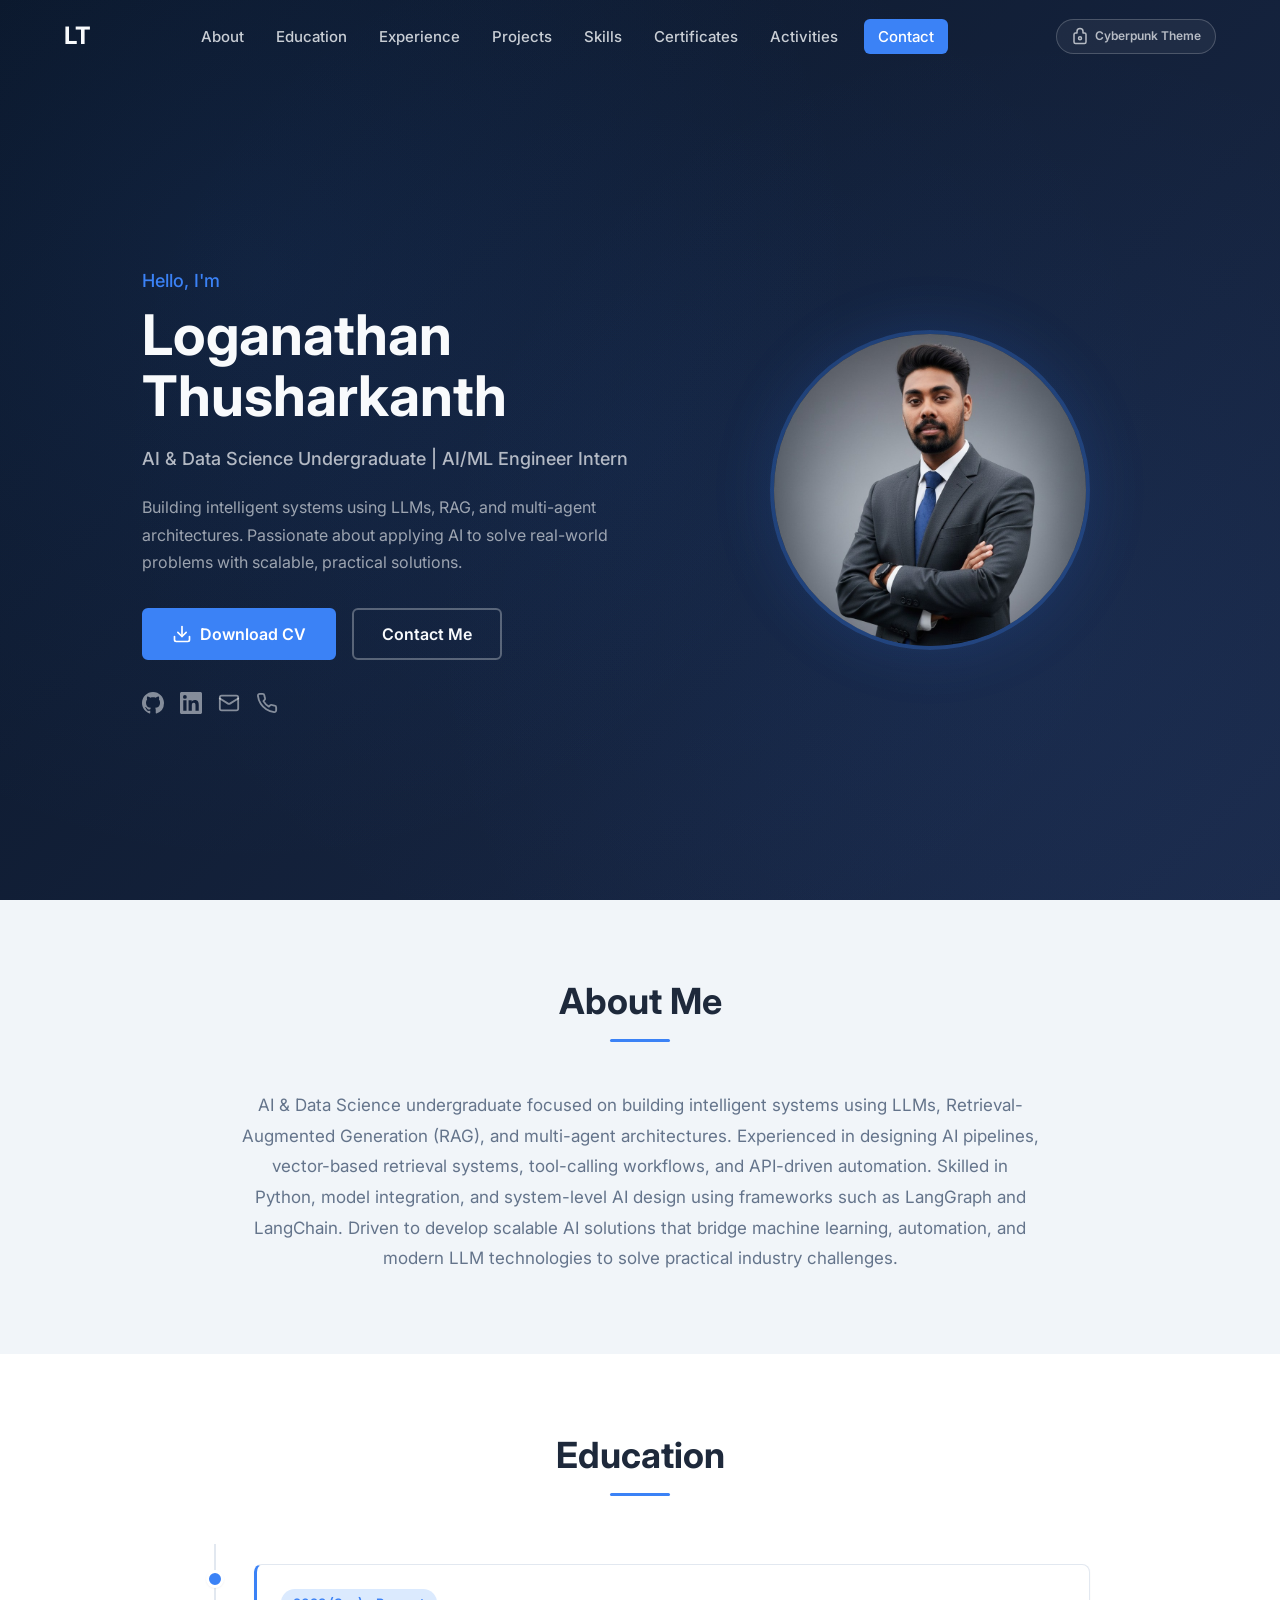
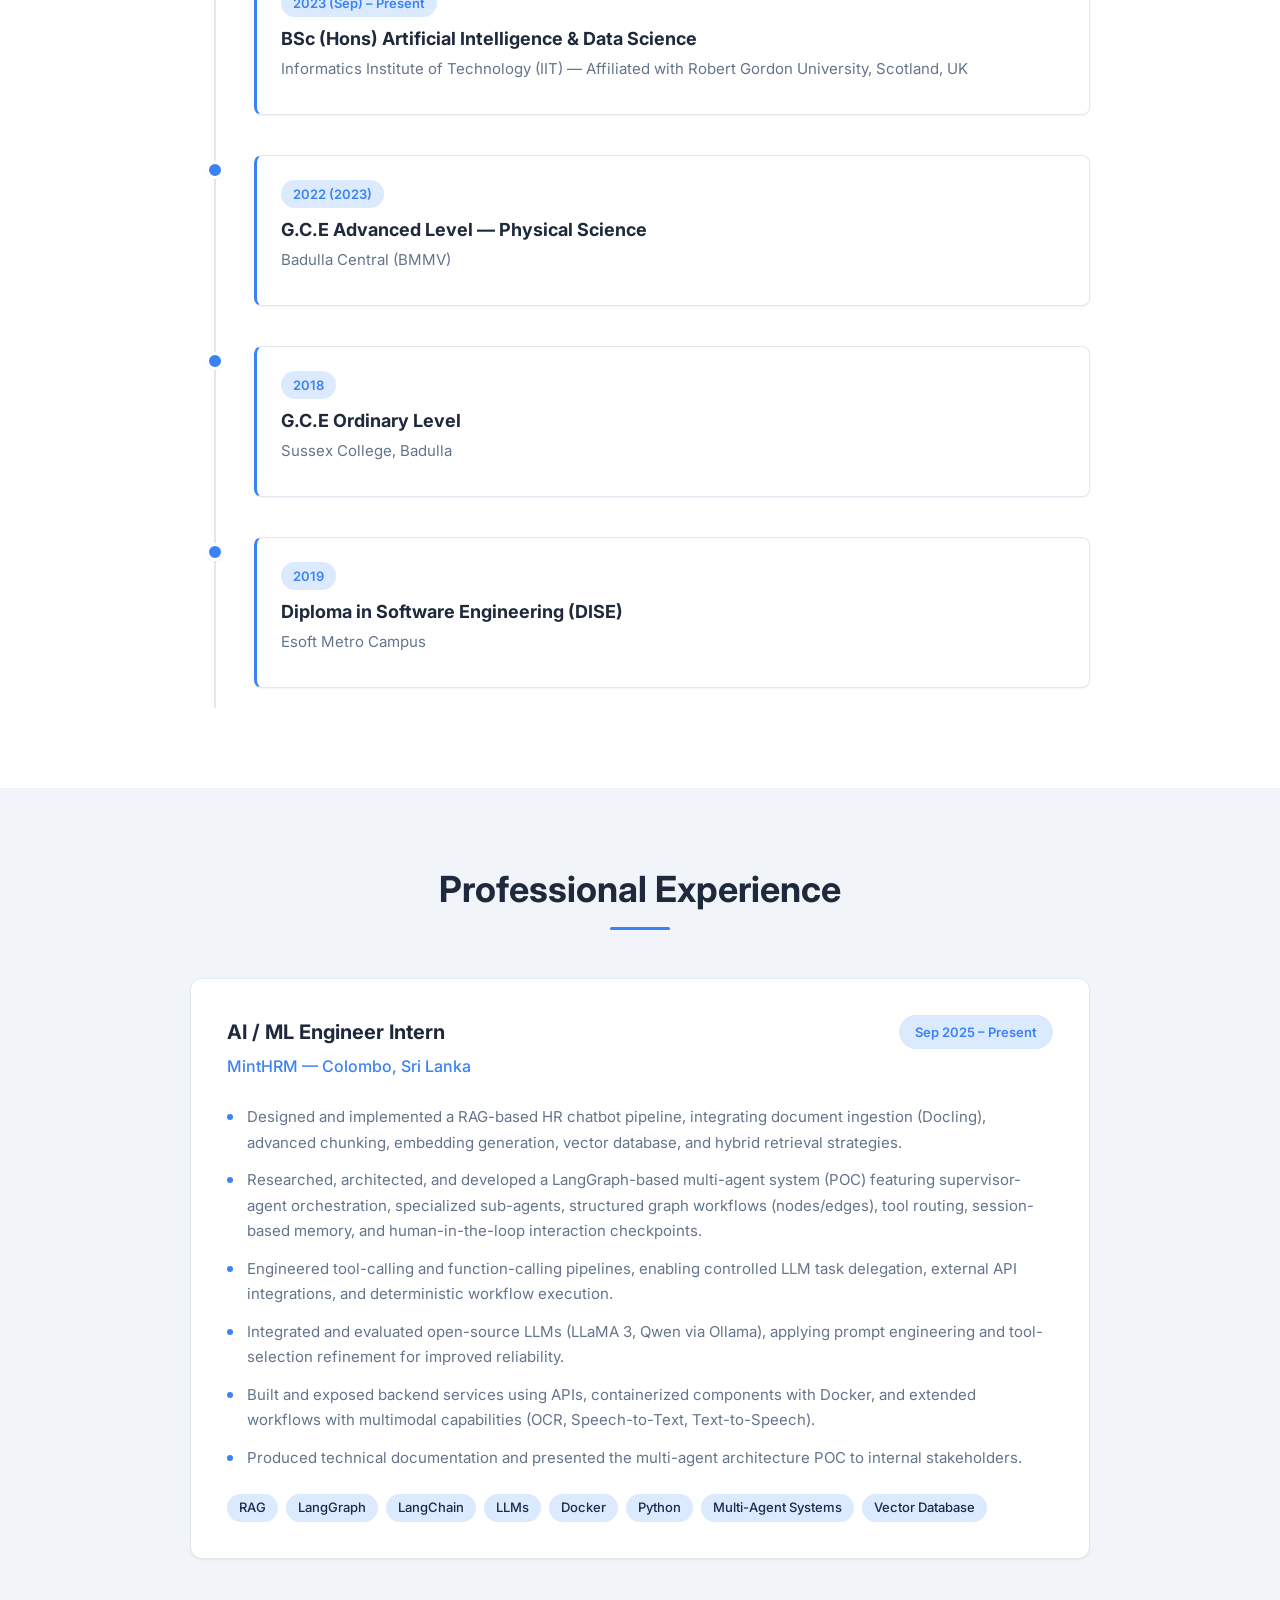
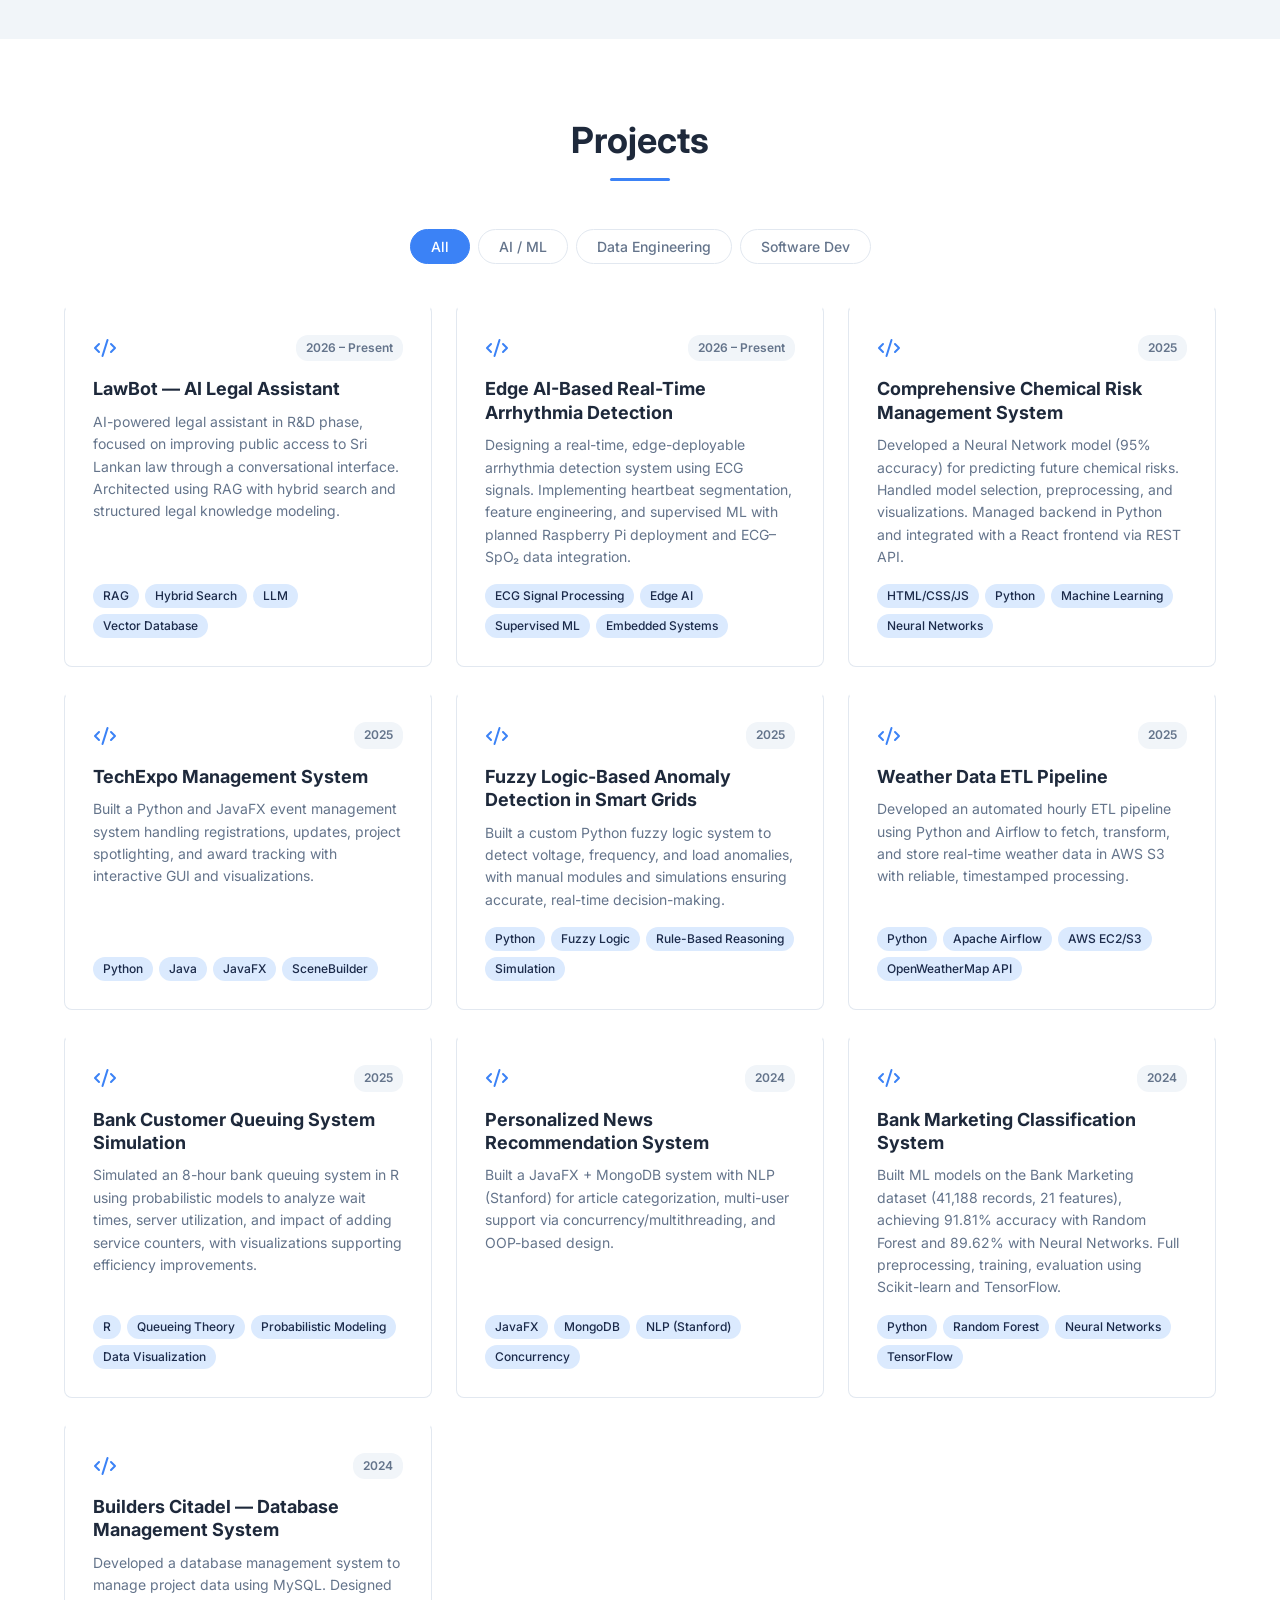
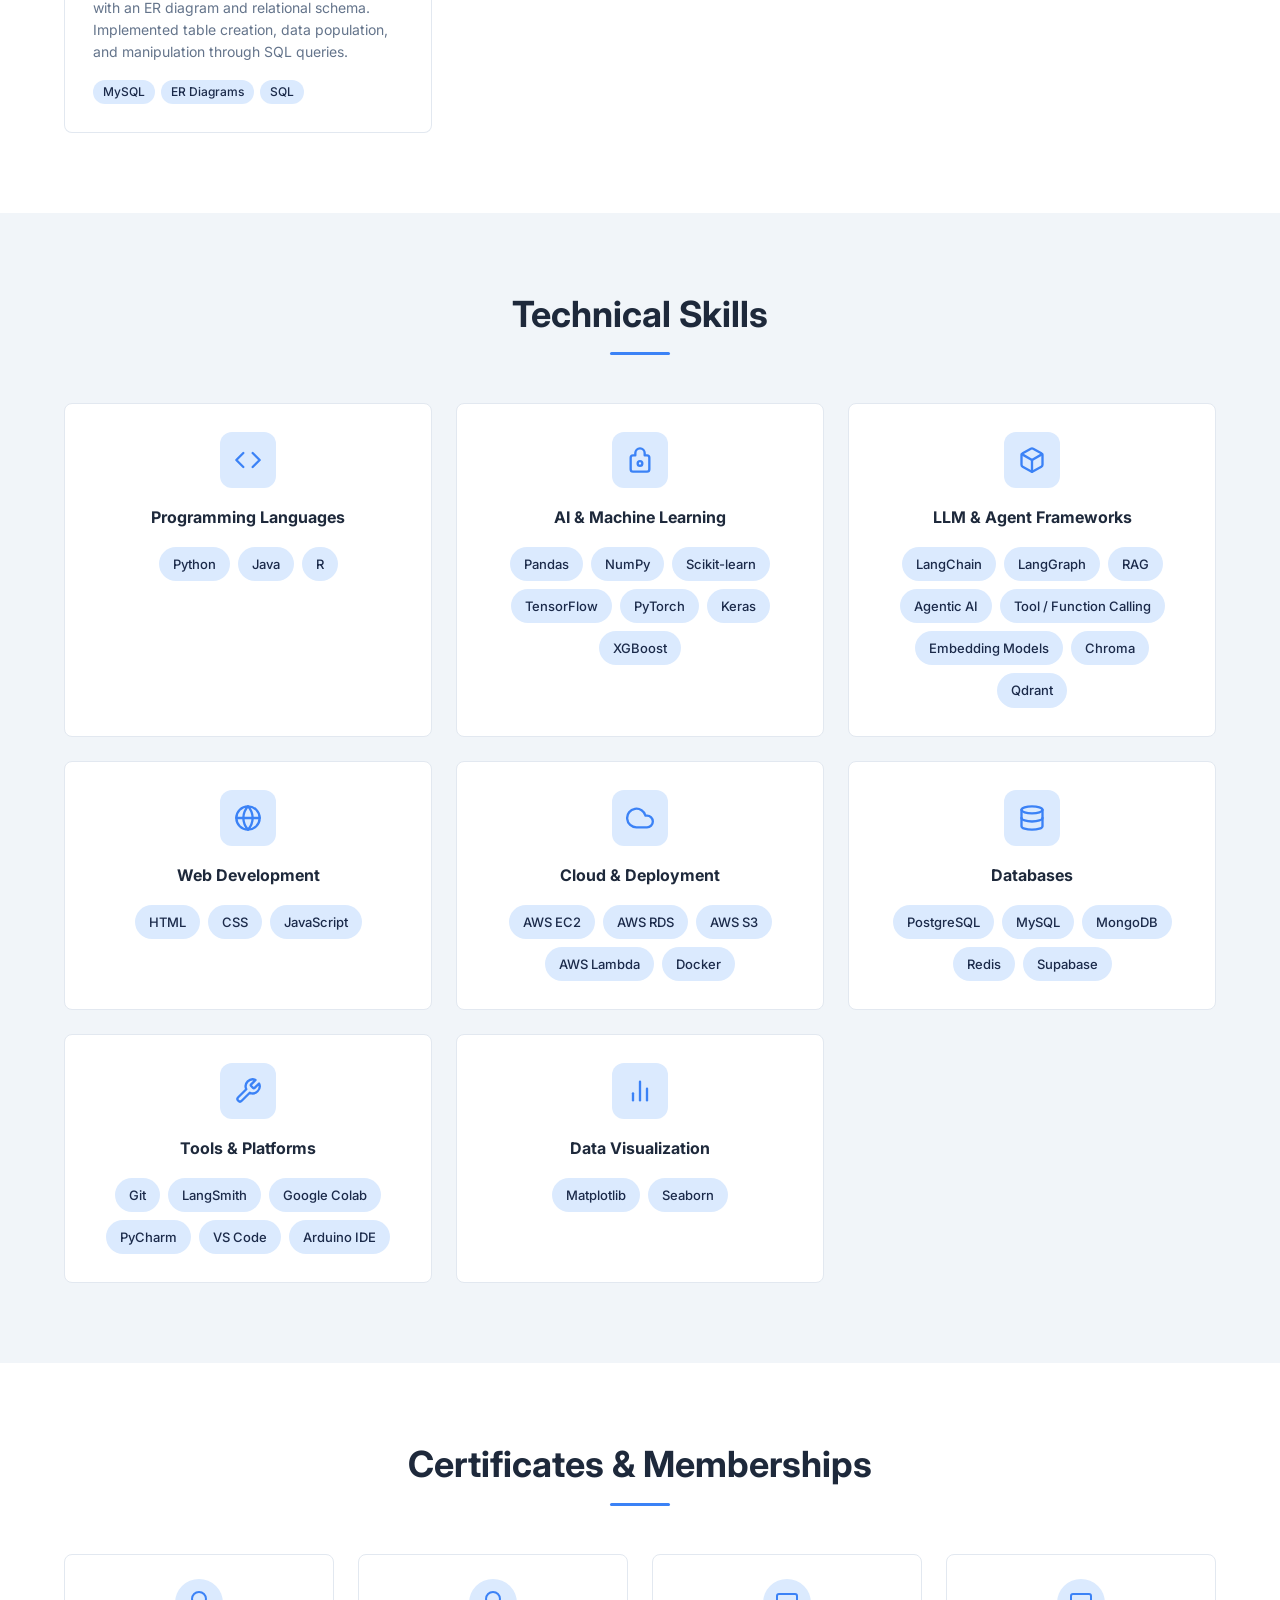
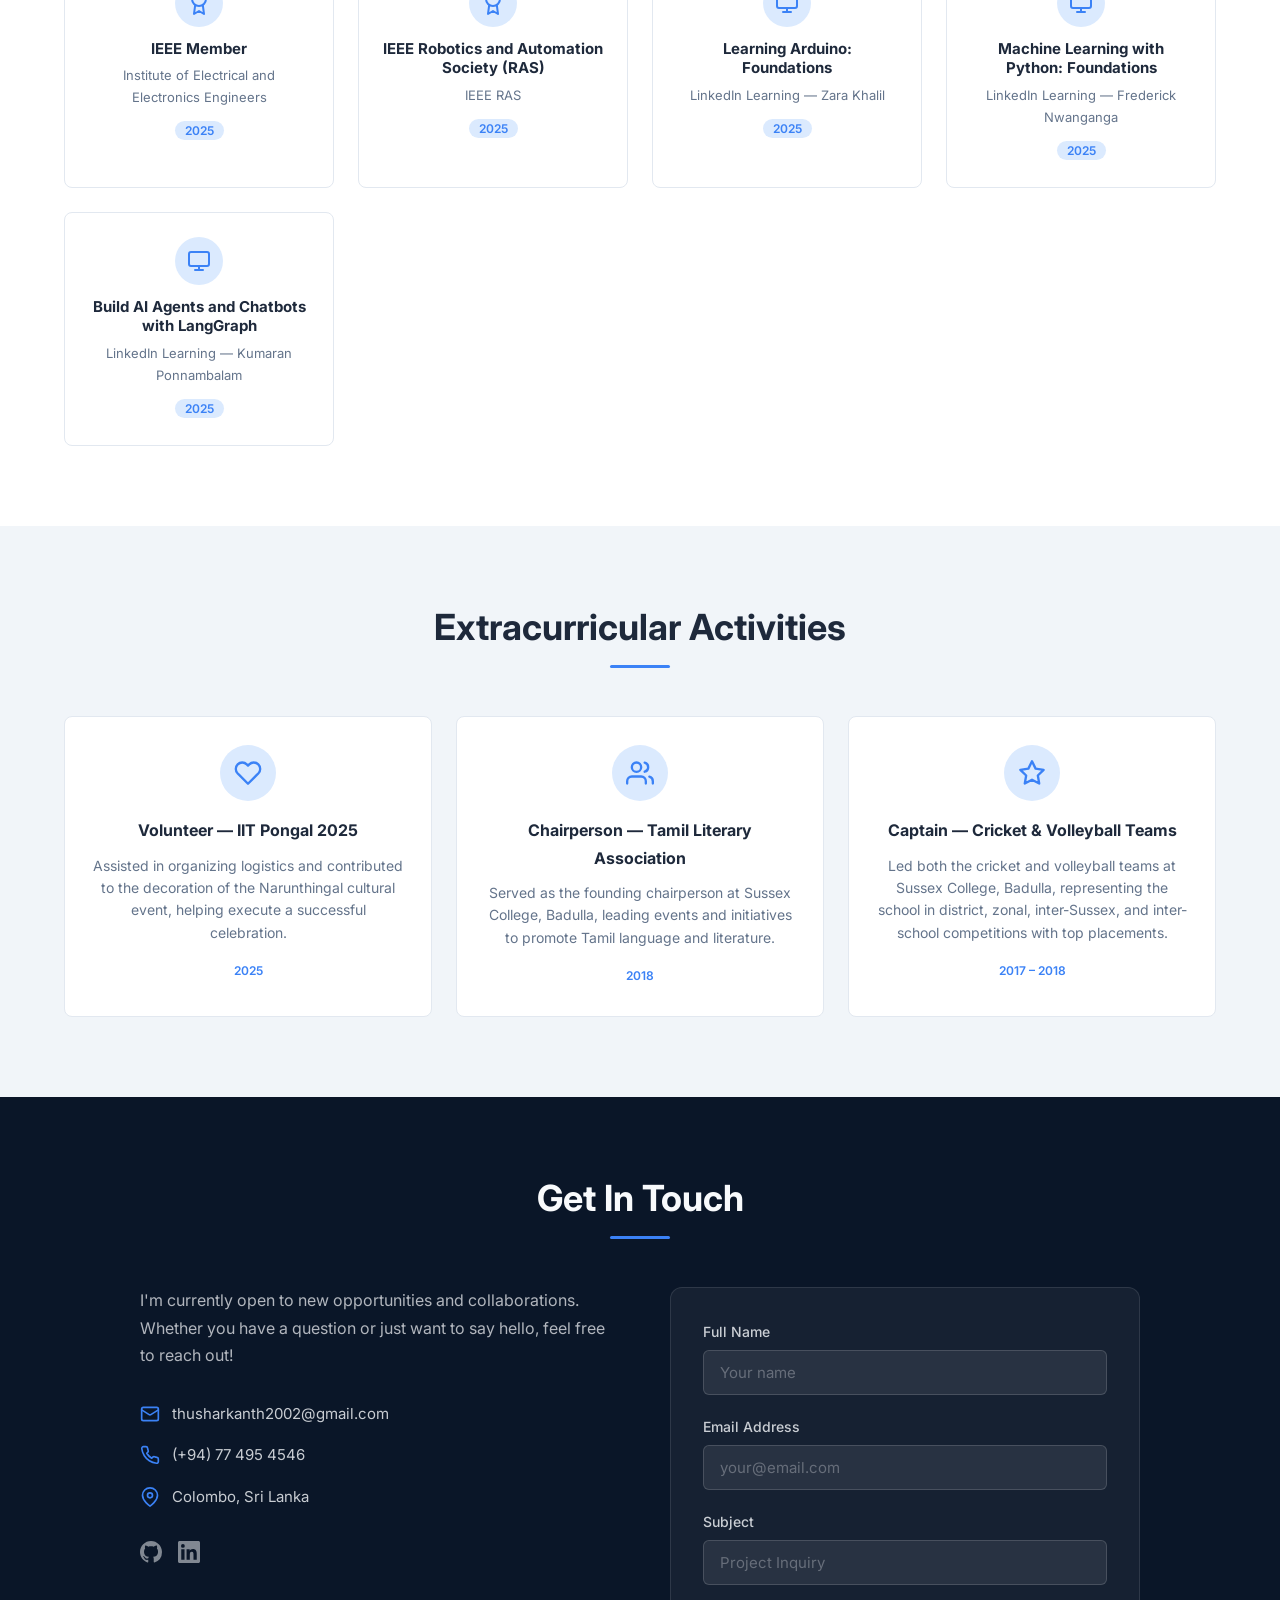
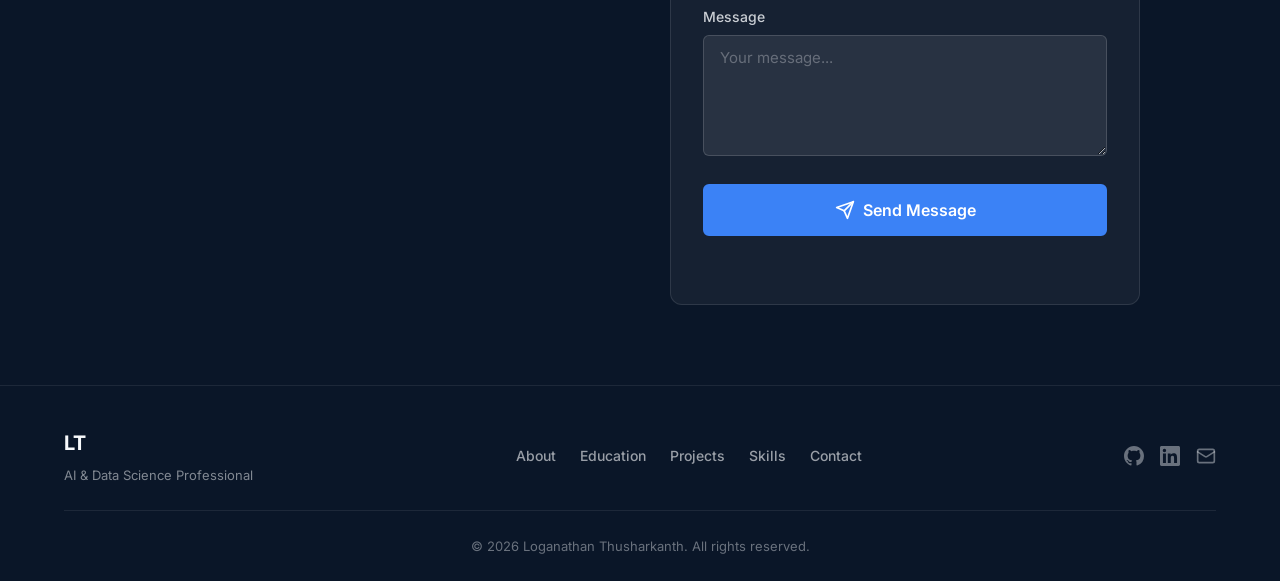
<file: classic/index.html>
<!DOCTYPE html>
<html lang="en">
<head>
    <meta charset="UTF-8">
    <meta name="viewport" content="width=device-width, initial-scale=1.0">
    <meta name="description" content="Loganathan Thusharkanth - AI & Data Science Undergraduate and AI/ML Engineer Intern. Portfolio showcasing projects in LLMs, RAG, multi-agent systems, and data engineering.">
    <meta name="keywords" content="AI Engineer, Machine Learning, Data Science, RAG, LangGraph, LangChain, Portfolio, Loganathan Thusharkanth">
    <meta name="author" content="Loganathan Thusharkanth">

    <meta property="og:title" content="Loganathan Thusharkanth | AI & Data Science Portfolio">
    <meta property="og:description" content="AI & Data Science Undergraduate and AI/ML Engineer Intern. Experienced in LLMs, RAG, multi-agent systems, and AI pipeline design.">
    <meta property="og:type" content="website">

    <link rel="preconnect" href="https://fonts.googleapis.com">
    <link rel="preconnect" href="https://fonts.gstatic.com" crossorigin>
    <link href="https://fonts.googleapis.com/css2?family=Inter:wght@400;500;600;700&display=swap" rel="stylesheet">

    <link rel="stylesheet" href="styles.css">
    <title>Loganathan Thusharkanth | AI & Data Science Portfolio</title>
</head>
<body>
    <!-- Skip to content -->
    <a href="#about" class="skip-link">Skip to main content</a>

    <!-- ========== NAVBAR ========== -->
    <header class="navbar" id="navbar">
        <div class="container navbar__inner">
            <a href="#hero" class="navbar__logo">LT</a>
            <button class="navbar__toggle" id="nav-toggle" aria-label="Toggle navigation" aria-expanded="false">
                <span class="navbar__toggle-bar"></span>
                <span class="navbar__toggle-bar"></span>
                <span class="navbar__toggle-bar"></span>
            </button>
            <nav class="navbar__menu" id="nav-menu" role="navigation" aria-label="Main navigation">
                <ul class="navbar__list">
                    <li><a href="#about" class="navbar__link">About</a></li>
                    <li><a href="#education" class="navbar__link">Education</a></li>
                    <li><a href="#experience" class="navbar__link">Experience</a></li>
                    <li><a href="#projects" class="navbar__link">Projects</a></li>
                    <li><a href="#skills" class="navbar__link">Skills</a></li>
                    <li><a href="#certificates" class="navbar__link">Certificates</a></li>
                    <li><a href="#extracurricular" class="navbar__link">Activities</a></li>
                    <li><a href="#contact" class="navbar__link navbar__link--cta">Contact</a></li>
                </ul>
            </nav>
            <!-- Theme Switch -->
            <a href="../advanced/index.html" class="theme-switch" title="Switch to Cyberpunk Theme">
                <svg width="18" height="18" viewBox="0 0 24 24" fill="none" stroke="currentColor" stroke-width="2" stroke-linecap="round" stroke-linejoin="round" aria-hidden="true"><path d="M12 2a4 4 0 0 0-4 4v2H6a2 2 0 0 0-2 2v10a2 2 0 0 0 2 2h12a2 2 0 0 0 2-2V10a2 2 0 0 0-2-2h-2V6a4 4 0 0 0-4-4z"/><circle cx="12" cy="15" r="2"/></svg>
                <span>Cyberpunk Theme</span>
            </a>
        </div>
    </header>

    <!-- ========== HERO ========== -->
    <section class="hero" id="hero">
        <div class="container hero__inner">
            <div class="hero__content">
                <p class="hero__greeting animate-on-scroll">Hello, I'm</p>
                <h1 class="hero__name animate-on-scroll">Loganathan<br>Thusharkanth</h1>
                <p class="hero__title animate-on-scroll">AI &amp; Data Science Undergraduate | AI/ML Engineer Intern</p>
                <p class="hero__tagline animate-on-scroll">
                    Building intelligent systems using LLMs, RAG, and multi-agent architectures.
                    Passionate about applying AI to solve real-world problems with scalable, practical solutions.
                </p>
                <div class="hero__actions animate-on-scroll">
                    <a href="../CV/Loganathan_Thusharkanth_AI_CV(w+p).pdf" download class="btn btn--primary">
                        <svg width="20" height="20" viewBox="0 0 24 24" fill="none" stroke="currentColor" stroke-width="2" stroke-linecap="round" stroke-linejoin="round" aria-hidden="true"><path d="M21 15v4a2 2 0 0 1-2 2H5a2 2 0 0 1-2-2v-4"/><polyline points="7 10 12 15 17 10"/><line x1="12" y1="15" x2="12" y2="3"/></svg>
                        Download CV
                    </a>
                    <a href="#contact" class="btn btn--outline">Contact Me</a>
                </div>
                <div class="hero__socials animate-on-scroll">
                    <a href="https://github.com/Thusharkanth" target="_blank" rel="noopener noreferrer" aria-label="GitHub">
                        <svg width="22" height="22" viewBox="0 0 24 24" fill="currentColor" aria-hidden="true"><path d="M12 0C5.37 0 0 5.37 0 12c0 5.31 3.435 9.795 8.205 11.385.6.105.825-.255.825-.57 0-.285-.015-1.23-.015-2.235-3.015.555-3.795-.735-4.035-1.41-.135-.345-.72-1.41-1.23-1.695-.42-.225-1.02-.78-.015-.795.945-.015 1.62.87 1.845 1.23 1.08 1.815 2.805 1.305 3.495.99.105-.78.42-1.305.765-1.605-2.67-.3-5.46-1.335-5.46-5.925 0-1.305.465-2.385 1.23-3.225-.12-.3-.54-1.53.12-3.18 0 0 1.005-.315 3.3 1.23.96-.27 1.98-.405 3-.405s2.04.135 3 .405c2.295-1.56 3.3-1.23 3.3-1.23.66 1.65.24 2.88.12 3.18.765.84 1.23 1.905 1.23 3.225 0 4.605-2.805 5.625-5.475 5.925.435.375.81 1.095.81 2.22 0 1.605-.015 2.895-.015 3.3 0 .315.225.69.825.57A12.02 12.02 0 0 0 24 12c0-6.63-5.37-12-12-12z"/></svg>
                    </a>
                    <a href="https://www.linkedin.com/in/loganathan-thusharkanth" target="_blank" rel="noopener noreferrer" aria-label="LinkedIn">
                        <svg width="22" height="22" viewBox="0 0 24 24" fill="currentColor" aria-hidden="true"><path d="M20.447 20.452h-3.554v-5.569c0-1.328-.027-3.037-1.852-3.037-1.853 0-2.136 1.445-2.136 2.939v5.667H9.351V9h3.414v1.561h.046c.477-.9 1.637-1.85 3.37-1.85 3.601 0 4.267 2.37 4.267 5.455v6.286zM5.337 7.433a2.062 2.062 0 0 1-2.063-2.065 2.064 2.064 0 1 1 2.063 2.065zm1.782 13.019H3.555V9h3.564v11.452zM22.225 0H1.771C.792 0 0 .774 0 1.729v20.542C0 23.227.792 24 1.771 24h20.451C23.2 24 24 23.227 24 22.271V1.729C24 .774 23.2 0 22.222 0h.003z"/></svg>
                    </a>
                    <a href="mailto:thusharkanth2002@gmail.com" aria-label="Email">
                        <svg width="22" height="22" viewBox="0 0 24 24" fill="none" stroke="currentColor" stroke-width="2" stroke-linecap="round" stroke-linejoin="round" aria-hidden="true"><rect x="2" y="4" width="20" height="16" rx="2"/><path d="m22 7-8.97 5.7a1.94 1.94 0 0 1-2.06 0L2 7"/></svg>
                    </a>
                    <a href="tel:+94774954546" aria-label="Phone">
                        <svg width="22" height="22" viewBox="0 0 24 24" fill="none" stroke="currentColor" stroke-width="2" stroke-linecap="round" stroke-linejoin="round" aria-hidden="true"><path d="M22 16.92v3a2 2 0 0 1-2.18 2 19.79 19.79 0 0 1-8.63-3.07 19.5 19.5 0 0 1-6-6 19.79 19.79 0 0 1-3.07-8.67A2 2 0 0 1 4.11 2h3a2 2 0 0 1 2 1.72 12.84 12.84 0 0 0 .7 2.81 2 2 0 0 1-.45 2.11L8.09 9.91a16 16 0 0 0 6 6l1.27-1.27a2 2 0 0 1 2.11-.45 12.84 12.84 0 0 0 2.81.7A2 2 0 0 1 22 16.92z"/></svg>
                    </a>
                </div>
            </div>
            <div class="hero__image animate-on-scroll">
                <div class="hero__image-wrapper">
                    <img src="assets/profile-photo.jpg" alt="Loganathan Thusharkanth"
                         onerror="this.style.display='none'; this.nextElementSibling.style.display='flex';">
                    <div class="hero__image-placeholder">
                        <span>LT</span>
                    </div>
                </div>
            </div>
        </div>
    </section>

    <main>
    <!-- ========== ABOUT ========== -->
    <section class="section section--light" id="about">
        <div class="container">
            <h2 class="section__title animate-on-scroll">About Me</h2>
            <div class="section__divider animate-on-scroll"></div>
            <div class="about__content animate-on-scroll">
                <p class="about__text">
                    AI &amp; Data Science undergraduate focused on building intelligent systems using LLMs, Retrieval-Augmented Generation (RAG), and multi-agent architectures. Experienced in designing AI pipelines, vector-based retrieval systems, tool-calling workflows, and API-driven automation. Skilled in Python, model integration, and system-level AI design using frameworks such as LangGraph and LangChain. Driven to develop scalable AI solutions that bridge machine learning, automation, and modern LLM technologies to solve practical industry challenges.
                </p>
            </div>
        </div>
    </section>

    <!-- ========== EDUCATION ========== -->
    <section class="section section--white" id="education">
        <div class="container">
            <h2 class="section__title animate-on-scroll">Education</h2>
            <div class="section__divider animate-on-scroll"></div>
            <div class="timeline">
                <!-- BSc -->
                <div class="timeline__item animate-on-scroll">
                    <div class="timeline__dot"></div>
                    <div class="timeline__content">
                        <span class="timeline__date">2023 (Sep) – Present</span>
                        <h3 class="timeline__title">BSc (Hons) Artificial Intelligence &amp; Data Science</h3>
                        <p class="timeline__subtitle">Informatics Institute of Technology (IIT) — Affiliated with Robert Gordon University, Scotland, UK</p>
                    </div>
                </div>

                <!-- A-Levels -->
                <div class="timeline__item animate-on-scroll">
                    <div class="timeline__dot"></div>
                    <div class="timeline__content">
                        <span class="timeline__date">2022 (2023)</span>
                        <h3 class="timeline__title">G.C.E Advanced Level — Physical Science</h3>
                        <p class="timeline__subtitle">Badulla Central (BMMV)</p>
                    </div>
                </div>

                <!-- O-Levels -->
                <div class="timeline__item animate-on-scroll">
                    <div class="timeline__dot"></div>
                    <div class="timeline__content">
                        <span class="timeline__date">2018</span>
                        <h3 class="timeline__title">G.C.E Ordinary Level</h3>
                        <p class="timeline__subtitle">Sussex College, Badulla</p>
                    </div>
                </div>

                <!-- Diploma -->
                <div class="timeline__item animate-on-scroll">
                    <div class="timeline__dot"></div>
                    <div class="timeline__content">
                        <span class="timeline__date">2019</span>
                        <h3 class="timeline__title">Diploma in Software Engineering (DISE)</h3>
                        <p class="timeline__subtitle">Esoft Metro Campus</p>
                    </div>
                </div>
            </div>
        </div>
    </section>

    <!-- ========== EXPERIENCE ========== -->
    <section class="section section--light" id="experience">
        <div class="container">
            <h2 class="section__title animate-on-scroll">Professional Experience</h2>
            <div class="section__divider animate-on-scroll"></div>
            <div class="experience__card animate-on-scroll">
                <div class="experience__header">
                    <div>
                        <h3 class="experience__role">AI / ML Engineer Intern</h3>
                        <p class="experience__company">MintHRM — Colombo, Sri Lanka</p>
                    </div>
                    <span class="experience__date">Sep 2025 – Present</span>
                </div>
                <ul class="experience__list">
                    <li>Designed and implemented a RAG-based HR chatbot pipeline, integrating document ingestion (Docling), advanced chunking, embedding generation, vector database, and hybrid retrieval strategies.</li>
                    <li>Researched, architected, and developed a LangGraph-based multi-agent system (POC) featuring supervisor-agent orchestration, specialized sub-agents, structured graph workflows (nodes/edges), tool routing, session-based memory, and human-in-the-loop interaction checkpoints.</li>
                    <li>Engineered tool-calling and function-calling pipelines, enabling controlled LLM task delegation, external API integrations, and deterministic workflow execution.</li>
                    <li>Integrated and evaluated open-source LLMs (LLaMA 3, Qwen via Ollama), applying prompt engineering and tool-selection refinement for improved reliability.</li>
                    <li>Built and exposed backend services using APIs, containerized components with Docker, and extended workflows with multimodal capabilities (OCR, Speech-to-Text, Text-to-Speech).</li>
                    <li>Produced technical documentation and presented the multi-agent architecture POC to internal stakeholders.</li>
                </ul>
                <div class="experience__tags">
                    <span class="tag">RAG</span>
                    <span class="tag">LangGraph</span>
                    <span class="tag">LangChain</span>
                    <span class="tag">LLMs</span>
                    <span class="tag">Docker</span>
                    <span class="tag">Python</span>
                    <span class="tag">Multi-Agent Systems</span>
                    <span class="tag">Vector Database</span>
                </div>
            </div>
        </div>
    </section>

    <!-- ========== PROJECTS ========== -->
    <section class="section section--white" id="projects">
        <div class="container">
            <h2 class="section__title animate-on-scroll">Projects</h2>
            <div class="section__divider animate-on-scroll"></div>

            <div class="projects__filters animate-on-scroll">
                <button class="filter-btn filter-btn--active" data-filter="all">All</button>
                <button class="filter-btn" data-filter="ai-ml">AI / ML</button>
                <button class="filter-btn" data-filter="data">Data Engineering</button>
                <button class="filter-btn" data-filter="software">Software Dev</button>
            </div>

            <div class="projects__grid">
                <!-- LawBot -->
                <article class="project-card animate-on-scroll" data-category="ai-ml">
                    <div class="project-card__header">
                        <svg class="project-card__icon" width="24" height="24" viewBox="0 0 24 24" fill="none" stroke="currentColor" stroke-width="2" stroke-linecap="round" stroke-linejoin="round" aria-hidden="true"><path d="m18 16 4-4-4-4"/><path d="m6 8-4 4 4 4"/><path d="m14.5 4-5 16"/></svg>
                        <span class="project-card__year">2026 – Present</span>
                    </div>
                    <h3 class="project-card__title">LawBot — AI Legal Assistant</h3>
                    <p class="project-card__desc">AI-powered legal assistant in R&amp;D phase, focused on improving public access to Sri Lankan law through a conversational interface. Architected using RAG with hybrid search and structured legal knowledge modeling.</p>
                    <div class="project-card__tags">
                        <span class="tag tag--sm">RAG</span>
                        <span class="tag tag--sm">Hybrid Search</span>
                        <span class="tag tag--sm">LLM</span>
                        <span class="tag tag--sm">Vector Database</span>
                    </div>
                </article>

                <!-- Edge AI Arrhythmia -->
                <article class="project-card animate-on-scroll" data-category="ai-ml">
                    <div class="project-card__header">
                        <svg class="project-card__icon" width="24" height="24" viewBox="0 0 24 24" fill="none" stroke="currentColor" stroke-width="2" stroke-linecap="round" stroke-linejoin="round" aria-hidden="true"><path d="m18 16 4-4-4-4"/><path d="m6 8-4 4 4 4"/><path d="m14.5 4-5 16"/></svg>
                        <span class="project-card__year">2026 – Present</span>
                    </div>
                    <h3 class="project-card__title">Edge AI-Based Real-Time Arrhythmia Detection</h3>
                    <p class="project-card__desc">Designing a real-time, edge-deployable arrhythmia detection system using ECG signals. Implementing heartbeat segmentation, feature engineering, and supervised ML with planned Raspberry Pi deployment and ECG–SpO₂ data integration.</p>
                    <div class="project-card__tags">
                        <span class="tag tag--sm">ECG Signal Processing</span>
                        <span class="tag tag--sm">Edge AI</span>
                        <span class="tag tag--sm">Supervised ML</span>
                        <span class="tag tag--sm">Embedded Systems</span>
                    </div>
                </article>

                <!-- CCRMS -->
                <article class="project-card animate-on-scroll" data-category="ai-ml">
                    <div class="project-card__header">
                        <svg class="project-card__icon" width="24" height="24" viewBox="0 0 24 24" fill="none" stroke="currentColor" stroke-width="2" stroke-linecap="round" stroke-linejoin="round" aria-hidden="true"><path d="m18 16 4-4-4-4"/><path d="m6 8-4 4 4 4"/><path d="m14.5 4-5 16"/></svg>
                        <span class="project-card__year">2025</span>
                    </div>
                    <h3 class="project-card__title">Comprehensive Chemical Risk Management System</h3>
                    <p class="project-card__desc">Developed a Neural Network model (95% accuracy) for predicting future chemical risks. Handled model selection, preprocessing, and visualizations. Managed backend in Python and integrated with a React frontend via REST API.</p>
                    <div class="project-card__tags">
                        <span class="tag tag--sm">HTML/CSS/JS</span>
                        <span class="tag tag--sm">Python</span>
                        <span class="tag tag--sm">Machine Learning</span>
                        <span class="tag tag--sm">Neural Networks</span>
                    </div>
                </article>

                <!-- TechExpo -->
                <article class="project-card animate-on-scroll" data-category="software">
                    <div class="project-card__header">
                        <svg class="project-card__icon" width="24" height="24" viewBox="0 0 24 24" fill="none" stroke="currentColor" stroke-width="2" stroke-linecap="round" stroke-linejoin="round" aria-hidden="true"><path d="m18 16 4-4-4-4"/><path d="m6 8-4 4 4 4"/><path d="m14.5 4-5 16"/></svg>
                        <span class="project-card__year">2025</span>
                    </div>
                    <h3 class="project-card__title">TechExpo Management System</h3>
                    <p class="project-card__desc">Built a Python and JavaFX event management system handling registrations, updates, project spotlighting, and award tracking with interactive GUI and visualizations.</p>
                    <div class="project-card__tags">
                        <span class="tag tag--sm">Python</span>
                        <span class="tag tag--sm">Java</span>
                        <span class="tag tag--sm">JavaFX</span>
                        <span class="tag tag--sm">SceneBuilder</span>
                    </div>
                </article>

                <!-- Fuzzy Logic -->
                <article class="project-card animate-on-scroll" data-category="ai-ml">
                    <div class="project-card__header">
                        <svg class="project-card__icon" width="24" height="24" viewBox="0 0 24 24" fill="none" stroke="currentColor" stroke-width="2" stroke-linecap="round" stroke-linejoin="round" aria-hidden="true"><path d="m18 16 4-4-4-4"/><path d="m6 8-4 4 4 4"/><path d="m14.5 4-5 16"/></svg>
                        <span class="project-card__year">2025</span>
                    </div>
                    <h3 class="project-card__title">Fuzzy Logic-Based Anomaly Detection in Smart Grids</h3>
                    <p class="project-card__desc">Built a custom Python fuzzy logic system to detect voltage, frequency, and load anomalies, with manual modules and simulations ensuring accurate, real-time decision-making.</p>
                    <div class="project-card__tags">
                        <span class="tag tag--sm">Python</span>
                        <span class="tag tag--sm">Fuzzy Logic</span>
                        <span class="tag tag--sm">Rule-Based Reasoning</span>
                        <span class="tag tag--sm">Simulation</span>
                    </div>
                </article>

                <!-- Weather ETL -->
                <article class="project-card animate-on-scroll" data-category="data">
                    <div class="project-card__header">
                        <svg class="project-card__icon" width="24" height="24" viewBox="0 0 24 24" fill="none" stroke="currentColor" stroke-width="2" stroke-linecap="round" stroke-linejoin="round" aria-hidden="true"><path d="m18 16 4-4-4-4"/><path d="m6 8-4 4 4 4"/><path d="m14.5 4-5 16"/></svg>
                        <span class="project-card__year">2025</span>
                    </div>
                    <h3 class="project-card__title">Weather Data ETL Pipeline</h3>
                    <p class="project-card__desc">Developed an automated hourly ETL pipeline using Python and Airflow to fetch, transform, and store real-time weather data in AWS S3 with reliable, timestamped processing.</p>
                    <div class="project-card__tags">
                        <span class="tag tag--sm">Python</span>
                        <span class="tag tag--sm">Apache Airflow</span>
                        <span class="tag tag--sm">AWS EC2/S3</span>
                        <span class="tag tag--sm">OpenWeatherMap API</span>
                    </div>
                </article>

                <!-- Bank Queuing -->
                <article class="project-card animate-on-scroll" data-category="data">
                    <div class="project-card__header">
                        <svg class="project-card__icon" width="24" height="24" viewBox="0 0 24 24" fill="none" stroke="currentColor" stroke-width="2" stroke-linecap="round" stroke-linejoin="round" aria-hidden="true"><path d="m18 16 4-4-4-4"/><path d="m6 8-4 4 4 4"/><path d="m14.5 4-5 16"/></svg>
                        <span class="project-card__year">2025</span>
                    </div>
                    <h3 class="project-card__title">Bank Customer Queuing System Simulation</h3>
                    <p class="project-card__desc">Simulated an 8-hour bank queuing system in R using probabilistic models to analyze wait times, server utilization, and impact of adding service counters, with visualizations supporting efficiency improvements.</p>
                    <div class="project-card__tags">
                        <span class="tag tag--sm">R</span>
                        <span class="tag tag--sm">Queueing Theory</span>
                        <span class="tag tag--sm">Probabilistic Modeling</span>
                        <span class="tag tag--sm">Data Visualization</span>
                    </div>
                </article>

                <!-- News Recommendation -->
                <article class="project-card animate-on-scroll" data-category="software">
                    <div class="project-card__header">
                        <svg class="project-card__icon" width="24" height="24" viewBox="0 0 24 24" fill="none" stroke="currentColor" stroke-width="2" stroke-linecap="round" stroke-linejoin="round" aria-hidden="true"><path d="m18 16 4-4-4-4"/><path d="m6 8-4 4 4 4"/><path d="m14.5 4-5 16"/></svg>
                        <span class="project-card__year">2024</span>
                    </div>
                    <h3 class="project-card__title">Personalized News Recommendation System</h3>
                    <p class="project-card__desc">Built a JavaFX + MongoDB system with NLP (Stanford) for article categorization, multi-user support via concurrency/multithreading, and OOP-based design.</p>
                    <div class="project-card__tags">
                        <span class="tag tag--sm">JavaFX</span>
                        <span class="tag tag--sm">MongoDB</span>
                        <span class="tag tag--sm">NLP (Stanford)</span>
                        <span class="tag tag--sm">Concurrency</span>
                    </div>
                </article>

                <!-- Bank Marketing -->
                <article class="project-card animate-on-scroll" data-category="ai-ml">
                    <div class="project-card__header">
                        <svg class="project-card__icon" width="24" height="24" viewBox="0 0 24 24" fill="none" stroke="currentColor" stroke-width="2" stroke-linecap="round" stroke-linejoin="round" aria-hidden="true"><path d="m18 16 4-4-4-4"/><path d="m6 8-4 4 4 4"/><path d="m14.5 4-5 16"/></svg>
                        <span class="project-card__year">2024</span>
                    </div>
                    <h3 class="project-card__title">Bank Marketing Classification System</h3>
                    <p class="project-card__desc">Built ML models on the Bank Marketing dataset (41,188 records, 21 features), achieving 91.81% accuracy with Random Forest and 89.62% with Neural Networks. Full preprocessing, training, evaluation using Scikit-learn and TensorFlow.</p>
                    <div class="project-card__tags">
                        <span class="tag tag--sm">Python</span>
                        <span class="tag tag--sm">Random Forest</span>
                        <span class="tag tag--sm">Neural Networks</span>
                        <span class="tag tag--sm">TensorFlow</span>
                    </div>
                </article>

                <!-- Builders Citadel -->
                <article class="project-card animate-on-scroll" data-category="data">
                    <div class="project-card__header">
                        <svg class="project-card__icon" width="24" height="24" viewBox="0 0 24 24" fill="none" stroke="currentColor" stroke-width="2" stroke-linecap="round" stroke-linejoin="round" aria-hidden="true"><path d="m18 16 4-4-4-4"/><path d="m6 8-4 4 4 4"/><path d="m14.5 4-5 16"/></svg>
                        <span class="project-card__year">2024</span>
                    </div>
                    <h3 class="project-card__title">Builders Citadel — Database Management System</h3>
                    <p class="project-card__desc">Developed a database management system to manage project data using MySQL. Designed with an ER diagram and relational schema. Implemented table creation, data population, and manipulation through SQL queries.</p>
                    <div class="project-card__tags">
                        <span class="tag tag--sm">MySQL</span>
                        <span class="tag tag--sm">ER Diagrams</span>
                        <span class="tag tag--sm">SQL</span>
                    </div>
                </article>
            </div>
        </div>
    </section>

    <!-- ========== SKILLS ========== -->
    <section class="section section--light" id="skills">
        <div class="container">
            <h2 class="section__title animate-on-scroll">Technical Skills</h2>
            <div class="section__divider animate-on-scroll"></div>
            <div class="skills__grid">
                <!-- Programming -->
                <div class="skill-category animate-on-scroll">
                    <div class="skill-category__icon">
                        <svg width="28" height="28" viewBox="0 0 24 24" fill="none" stroke="currentColor" stroke-width="2" stroke-linecap="round" stroke-linejoin="round" aria-hidden="true"><polyline points="16 18 22 12 16 6"/><polyline points="8 6 2 12 8 18"/></svg>
                    </div>
                    <h3 class="skill-category__title">Programming Languages</h3>
                    <div class="skill-category__tags">
                        <span class="skill-tag">Python</span>
                        <span class="skill-tag">Java</span>
                        <span class="skill-tag">R</span>
                    </div>
                </div>

                <!-- AI/ML -->
                <div class="skill-category animate-on-scroll">
                    <div class="skill-category__icon">
                        <svg width="28" height="28" viewBox="0 0 24 24" fill="none" stroke="currentColor" stroke-width="2" stroke-linecap="round" stroke-linejoin="round" aria-hidden="true"><path d="M12 2a4 4 0 0 0-4 4v2H6a2 2 0 0 0-2 2v10a2 2 0 0 0 2 2h12a2 2 0 0 0 2-2V10a2 2 0 0 0-2-2h-2V6a4 4 0 0 0-4-4z"/><circle cx="12" cy="15" r="2"/></svg>
                    </div>
                    <h3 class="skill-category__title">AI &amp; Machine Learning</h3>
                    <div class="skill-category__tags">
                        <span class="skill-tag">Pandas</span>
                        <span class="skill-tag">NumPy</span>
                        <span class="skill-tag">Scikit-learn</span>
                        <span class="skill-tag">TensorFlow</span>
                        <span class="skill-tag">PyTorch</span>
                        <span class="skill-tag">Keras</span>
                        <span class="skill-tag">XGBoost</span>
                    </div>
                </div>

                <!-- LLM & Agent Frameworks -->
                <div class="skill-category animate-on-scroll">
                    <div class="skill-category__icon">
                        <svg width="28" height="28" viewBox="0 0 24 24" fill="none" stroke="currentColor" stroke-width="2" stroke-linecap="round" stroke-linejoin="round" aria-hidden="true"><path d="M21 16V8a2 2 0 0 0-1-1.73l-7-4a2 2 0 0 0-2 0l-7 4A2 2 0 0 0 3 8v8a2 2 0 0 0 1 1.73l7 4a2 2 0 0 0 2 0l7-4A2 2 0 0 0 21 16z"/><polyline points="3.27 6.96 12 12.01 20.73 6.96"/><line x1="12" y1="22.08" x2="12" y2="12"/></svg>
                    </div>
                    <h3 class="skill-category__title">LLM &amp; Agent Frameworks</h3>
                    <div class="skill-category__tags">
                        <span class="skill-tag">LangChain</span>
                        <span class="skill-tag">LangGraph</span>
                        <span class="skill-tag">RAG</span>
                        <span class="skill-tag">Agentic AI</span>
                        <span class="skill-tag">Tool / Function Calling</span>
                        <span class="skill-tag">Embedding Models</span>
                        <span class="skill-tag">Chroma</span>
                        <span class="skill-tag">Qdrant</span>
                    </div>
                </div>

                <!-- Web Dev -->
                <div class="skill-category animate-on-scroll">
                    <div class="skill-category__icon">
                        <svg width="28" height="28" viewBox="0 0 24 24" fill="none" stroke="currentColor" stroke-width="2" stroke-linecap="round" stroke-linejoin="round" aria-hidden="true"><circle cx="12" cy="12" r="10"/><line x1="2" y1="12" x2="22" y2="12"/><path d="M12 2a15.3 15.3 0 0 1 4 10 15.3 15.3 0 0 1-4 10 15.3 15.3 0 0 1-4-10 15.3 15.3 0 0 1 4-10z"/></svg>
                    </div>
                    <h3 class="skill-category__title">Web Development</h3>
                    <div class="skill-category__tags">
                        <span class="skill-tag">HTML</span>
                        <span class="skill-tag">CSS</span>
                        <span class="skill-tag">JavaScript</span>
                    </div>
                </div>

                <!-- Cloud -->
                <div class="skill-category animate-on-scroll">
                    <div class="skill-category__icon">
                        <svg width="28" height="28" viewBox="0 0 24 24" fill="none" stroke="currentColor" stroke-width="2" stroke-linecap="round" stroke-linejoin="round" aria-hidden="true"><path d="M18 10h-1.26A8 8 0 1 0 9 20h9a5 5 0 0 0 0-10z"/></svg>
                    </div>
                    <h3 class="skill-category__title">Cloud &amp; Deployment</h3>
                    <div class="skill-category__tags">
                        <span class="skill-tag">AWS EC2</span>
                        <span class="skill-tag">AWS RDS</span>
                        <span class="skill-tag">AWS S3</span>
                        <span class="skill-tag">AWS Lambda</span>
                        <span class="skill-tag">Docker</span>
                    </div>
                </div>

                <!-- Databases -->
                <div class="skill-category animate-on-scroll">
                    <div class="skill-category__icon">
                        <svg width="28" height="28" viewBox="0 0 24 24" fill="none" stroke="currentColor" stroke-width="2" stroke-linecap="round" stroke-linejoin="round" aria-hidden="true"><ellipse cx="12" cy="5" rx="9" ry="3"/><path d="M21 12c0 1.66-4 3-9 3s-9-1.34-9-3"/><path d="M3 5v14c0 1.66 4 3 9 3s9-1.34 9-3V5"/></svg>
                    </div>
                    <h3 class="skill-category__title">Databases</h3>
                    <div class="skill-category__tags">
                        <span class="skill-tag">PostgreSQL</span>
                        <span class="skill-tag">MySQL</span>
                        <span class="skill-tag">MongoDB</span>
                        <span class="skill-tag">Redis</span>
                        <span class="skill-tag">Supabase</span>
                    </div>
                </div>

                <!-- Tools -->
                <div class="skill-category animate-on-scroll">
                    <div class="skill-category__icon">
                        <svg width="28" height="28" viewBox="0 0 24 24" fill="none" stroke="currentColor" stroke-width="2" stroke-linecap="round" stroke-linejoin="round" aria-hidden="true"><path d="M14.7 6.3a1 1 0 0 0 0 1.4l1.6 1.6a1 1 0 0 0 1.4 0l3.77-3.77a6 6 0 0 1-7.94 7.94l-6.91 6.91a2.12 2.12 0 0 1-3-3l6.91-6.91a6 6 0 0 1 7.94-7.94l-3.76 3.76z"/></svg>
                    </div>
                    <h3 class="skill-category__title">Tools &amp; Platforms</h3>
                    <div class="skill-category__tags">
                        <span class="skill-tag">Git</span>
                        <span class="skill-tag">LangSmith</span>
                        <span class="skill-tag">Google Colab</span>
                        <span class="skill-tag">PyCharm</span>
                        <span class="skill-tag">VS Code</span>
                        <span class="skill-tag">Arduino IDE</span>
                    </div>
                </div>

                <!-- Data Viz -->
                <div class="skill-category animate-on-scroll">
                    <div class="skill-category__icon">
                        <svg width="28" height="28" viewBox="0 0 24 24" fill="none" stroke="currentColor" stroke-width="2" stroke-linecap="round" stroke-linejoin="round" aria-hidden="true"><line x1="18" y1="20" x2="18" y2="10"/><line x1="12" y1="20" x2="12" y2="4"/><line x1="6" y1="20" x2="6" y2="14"/></svg>
                    </div>
                    <h3 class="skill-category__title">Data Visualization</h3>
                    <div class="skill-category__tags">
                        <span class="skill-tag">Matplotlib</span>
                        <span class="skill-tag">Seaborn</span>
                    </div>
                </div>
            </div>
        </div>
    </section>

    <!-- ========== CERTIFICATES ========== -->
    <section class="section section--white" id="certificates">
        <div class="container">
            <h2 class="section__title animate-on-scroll">Certificates &amp; Memberships</h2>
            <div class="section__divider animate-on-scroll"></div>
            <div class="certs__grid">
                <div class="cert-card animate-on-scroll">
                    <div class="cert-card__icon">
                        <svg width="24" height="24" viewBox="0 0 24 24" fill="none" stroke="currentColor" stroke-width="2" stroke-linecap="round" stroke-linejoin="round" aria-hidden="true"><circle cx="12" cy="8" r="7"/><polyline points="8.21 13.89 7 23 12 20 17 23 15.79 13.88"/></svg>
                    </div>
                    <h3 class="cert-card__title">IEEE Member</h3>
                    <p class="cert-card__org">Institute of Electrical and Electronics Engineers</p>
                    <span class="cert-card__year">2025</span>
                </div>
                <div class="cert-card animate-on-scroll">
                    <div class="cert-card__icon">
                        <svg width="24" height="24" viewBox="0 0 24 24" fill="none" stroke="currentColor" stroke-width="2" stroke-linecap="round" stroke-linejoin="round" aria-hidden="true"><circle cx="12" cy="8" r="7"/><polyline points="8.21 13.89 7 23 12 20 17 23 15.79 13.88"/></svg>
                    </div>
                    <h3 class="cert-card__title">IEEE Robotics and Automation Society (RAS)</h3>
                    <p class="cert-card__org">IEEE RAS</p>
                    <span class="cert-card__year">2025</span>
                </div>
                <div class="cert-card animate-on-scroll">
                    <div class="cert-card__icon">
                        <svg width="24" height="24" viewBox="0 0 24 24" fill="none" stroke="currentColor" stroke-width="2" stroke-linecap="round" stroke-linejoin="round" aria-hidden="true"><rect x="2" y="3" width="20" height="14" rx="2"/><line x1="8" y1="21" x2="16" y2="21"/><line x1="12" y1="17" x2="12" y2="21"/></svg>
                    </div>
                    <h3 class="cert-card__title">Learning Arduino: Foundations</h3>
                    <p class="cert-card__org">LinkedIn Learning — Zara Khalil</p>
                    <span class="cert-card__year">2025</span>
                </div>
                <div class="cert-card animate-on-scroll">
                    <div class="cert-card__icon">
                        <svg width="24" height="24" viewBox="0 0 24 24" fill="none" stroke="currentColor" stroke-width="2" stroke-linecap="round" stroke-linejoin="round" aria-hidden="true"><rect x="2" y="3" width="20" height="14" rx="2"/><line x1="8" y1="21" x2="16" y2="21"/><line x1="12" y1="17" x2="12" y2="21"/></svg>
                    </div>
                    <h3 class="cert-card__title">Machine Learning with Python: Foundations</h3>
                    <p class="cert-card__org">LinkedIn Learning — Frederick Nwanganga</p>
                    <span class="cert-card__year">2025</span>
                </div>
                <div class="cert-card animate-on-scroll">
                    <div class="cert-card__icon">
                        <svg width="24" height="24" viewBox="0 0 24 24" fill="none" stroke="currentColor" stroke-width="2" stroke-linecap="round" stroke-linejoin="round" aria-hidden="true"><rect x="2" y="3" width="20" height="14" rx="2"/><line x1="8" y1="21" x2="16" y2="21"/><line x1="12" y1="17" x2="12" y2="21"/></svg>
                    </div>
                    <h3 class="cert-card__title">Build AI Agents and Chatbots with LangGraph</h3>
                    <p class="cert-card__org">LinkedIn Learning — Kumaran Ponnambalam</p>
                    <span class="cert-card__year">2025</span>
                </div>
            </div>
        </div>
    </section>

    <!-- ========== EXTRACURRICULAR ========== -->
    <section class="section section--light" id="extracurricular">
        <div class="container">
            <h2 class="section__title animate-on-scroll">Extracurricular Activities</h2>
            <div class="section__divider animate-on-scroll"></div>
            <div class="activities__grid">
                <div class="activity-card animate-on-scroll">
                    <div class="activity-card__icon">
                        <svg width="28" height="28" viewBox="0 0 24 24" fill="none" stroke="currentColor" stroke-width="2" stroke-linecap="round" stroke-linejoin="round" aria-hidden="true"><path d="M20.84 4.61a5.5 5.5 0 0 0-7.78 0L12 5.67l-1.06-1.06a5.5 5.5 0 0 0-7.78 7.78l1.06 1.06L12 21.23l7.78-7.78 1.06-1.06a5.5 5.5 0 0 0 0-7.78z"/></svg>
                    </div>
                    <h3 class="activity-card__title">Volunteer — IIT Pongal 2025</h3>
                    <p class="activity-card__desc">Assisted in organizing logistics and contributed to the decoration of the Narunthingal cultural event, helping execute a successful celebration.</p>
                    <span class="activity-card__year">2025</span>
                </div>
                <div class="activity-card animate-on-scroll">
                    <div class="activity-card__icon">
                        <svg width="28" height="28" viewBox="0 0 24 24" fill="none" stroke="currentColor" stroke-width="2" stroke-linecap="round" stroke-linejoin="round" aria-hidden="true"><path d="M17 21v-2a4 4 0 0 0-4-4H5a4 4 0 0 0-4 4v2"/><circle cx="9" cy="7" r="4"/><path d="M23 21v-2a4 4 0 0 0-3-3.87"/><path d="M16 3.13a4 4 0 0 1 0 7.75"/></svg>
                    </div>
                    <h3 class="activity-card__title">Chairperson — Tamil Literary Association</h3>
                    <p class="activity-card__desc">Served as the founding chairperson at Sussex College, Badulla, leading events and initiatives to promote Tamil language and literature.</p>
                    <span class="activity-card__year">2018</span>
                </div>
                <div class="activity-card animate-on-scroll">
                    <div class="activity-card__icon">
                        <svg width="28" height="28" viewBox="0 0 24 24" fill="none" stroke="currentColor" stroke-width="2" stroke-linecap="round" stroke-linejoin="round" aria-hidden="true"><polygon points="12 2 15.09 8.26 22 9.27 17 14.14 18.18 21.02 12 17.77 5.82 21.02 7 14.14 2 9.27 8.91 8.26 12 2"/></svg>
                    </div>
                    <h3 class="activity-card__title">Captain — Cricket &amp; Volleyball Teams</h3>
                    <p class="activity-card__desc">Led both the cricket and volleyball teams at Sussex College, Badulla, representing the school in district, zonal, inter-Sussex, and inter-school competitions with top placements.</p>
                    <span class="activity-card__year">2017 – 2018</span>
                </div>
            </div>
        </div>
    </section>

    <!-- ========== CONTACT ========== -->
    <section class="section section--dark" id="contact">
        <div class="container">
            <h2 class="section__title section__title--light animate-on-scroll">Get In Touch</h2>
            <div class="section__divider animate-on-scroll"></div>
            <div class="contact__inner">
                <div class="contact__info animate-on-scroll">
                    <p class="contact__text">I'm currently open to new opportunities and collaborations. Whether you have a question or just want to say hello, feel free to reach out!</p>
                    <div class="contact__details">
                        <div class="contact__item">
                            <svg width="20" height="20" viewBox="0 0 24 24" fill="none" stroke="currentColor" stroke-width="2" stroke-linecap="round" stroke-linejoin="round" aria-hidden="true"><rect x="2" y="4" width="20" height="16" rx="2"/><path d="m22 7-8.97 5.7a1.94 1.94 0 0 1-2.06 0L2 7"/></svg>
                            <a href="mailto:thusharkanth2002@gmail.com">thusharkanth2002@gmail.com</a>
                        </div>
                        <div class="contact__item">
                            <svg width="20" height="20" viewBox="0 0 24 24" fill="none" stroke="currentColor" stroke-width="2" stroke-linecap="round" stroke-linejoin="round" aria-hidden="true"><path d="M22 16.92v3a2 2 0 0 1-2.18 2 19.79 19.79 0 0 1-8.63-3.07 19.5 19.5 0 0 1-6-6 19.79 19.79 0 0 1-3.07-8.67A2 2 0 0 1 4.11 2h3a2 2 0 0 1 2 1.72 12.84 12.84 0 0 0 .7 2.81 2 2 0 0 1-.45 2.11L8.09 9.91a16 16 0 0 0 6 6l1.27-1.27a2 2 0 0 1 2.11-.45 12.84 12.84 0 0 0 2.81.7A2 2 0 0 1 22 16.92z"/></svg>
                            <a href="tel:+94774954546">(+94) 77 495 4546</a>
                        </div>
                        <div class="contact__item">
                            <svg width="20" height="20" viewBox="0 0 24 24" fill="none" stroke="currentColor" stroke-width="2" stroke-linecap="round" stroke-linejoin="round" aria-hidden="true"><path d="M21 10c0 7-9 13-9 13s-9-6-9-13a9 9 0 0 1 18 0z"/><circle cx="12" cy="10" r="3"/></svg>
                            <span>Colombo, Sri Lanka</span>
                        </div>
                    </div>
                    <div class="contact__socials">
                        <a href="https://github.com/Thusharkanth" target="_blank" rel="noopener noreferrer" aria-label="GitHub">
                            <svg width="22" height="22" viewBox="0 0 24 24" fill="currentColor" aria-hidden="true"><path d="M12 0C5.37 0 0 5.37 0 12c0 5.31 3.435 9.795 8.205 11.385.6.105.825-.255.825-.57 0-.285-.015-1.23-.015-2.235-3.015.555-3.795-.735-4.035-1.41-.135-.345-.72-1.41-1.23-1.695-.42-.225-1.02-.78-.015-.795.945-.015 1.62.87 1.845 1.23 1.08 1.815 2.805 1.305 3.495.99.105-.78.42-1.305.765-1.605-2.67-.3-5.46-1.335-5.46-5.925 0-1.305.465-2.385 1.23-3.225-.12-.3-.54-1.53.12-3.18 0 0 1.005-.315 3.3 1.23.96-.27 1.98-.405 3-.405s2.04.135 3 .405c2.295-1.56 3.3-1.23 3.3-1.23.66 1.65.24 2.88.12 3.18.765.84 1.23 1.905 1.23 3.225 0 4.605-2.805 5.625-5.475 5.925.435.375.81 1.095.81 2.22 0 1.605-.015 2.895-.015 3.3 0 .315.225.69.825.57A12.02 12.02 0 0 0 24 12c0-6.63-5.37-12-12-12z"/></svg>
                        </a>
                        <a href="https://www.linkedin.com/in/loganathan-thusharkanth" target="_blank" rel="noopener noreferrer" aria-label="LinkedIn">
                            <svg width="22" height="22" viewBox="0 0 24 24" fill="currentColor" aria-hidden="true"><path d="M20.447 20.452h-3.554v-5.569c0-1.328-.027-3.037-1.852-3.037-1.853 0-2.136 1.445-2.136 2.939v5.667H9.351V9h3.414v1.561h.046c.477-.9 1.637-1.85 3.37-1.85 3.601 0 4.267 2.37 4.267 5.455v6.286zM5.337 7.433a2.062 2.062 0 0 1-2.063-2.065 2.064 2.064 0 1 1 2.063 2.065zm1.782 13.019H3.555V9h3.564v11.452zM22.225 0H1.771C.792 0 0 .774 0 1.729v20.542C0 23.227.792 24 1.771 24h20.451C23.2 24 24 23.227 24 22.271V1.729C24 .774 23.2 0 22.222 0h.003z"/></svg>
                        </a>
                    </div>
                </div>
                <form class="contact__form animate-on-scroll" id="contact-form">
                    <input type="hidden" name="access_key" value="77301434-4ffa-406e-829a-09287ff5a55c">
                    <div class="form-group">
                        <label for="name" class="form-label">Full Name</label>
                        <input type="text" id="name" name="name" class="form-input" required placeholder="Your name" autocomplete="name">
                    </div>
                    <div class="form-group">
                        <label for="email" class="form-label">Email Address</label>
                        <input type="email" id="email" name="email" class="form-input" required placeholder="your@email.com" autocomplete="email">
                    </div>
                    <div class="form-group">
                        <label for="subject" class="form-label">Subject</label>
                        <input type="text" id="subject" name="subject" class="form-input" required placeholder="Project Inquiry">
                    </div>
                    <div class="form-group">
                        <label for="message" class="form-label">Message</label>
                        <textarea id="message" name="message" class="form-input form-textarea" required rows="5" placeholder="Your message..."></textarea>
                    </div>
                    <button type="submit" class="btn btn--primary btn--full">
                        <svg width="20" height="20" viewBox="0 0 24 24" fill="none" stroke="currentColor" stroke-width="2" stroke-linecap="round" stroke-linejoin="round" aria-hidden="true"><line x1="22" y1="2" x2="11" y2="13"/><polygon points="22 2 15 22 11 13 2 9 22 2"/></svg>
                        Send Message
                    </button>
                    <div class="form-status" id="form-status" role="alert" aria-live="polite"></div>
                </form>
            </div>
        </div>
    </section>
    </main>

    <!-- ========== FOOTER ========== -->
    <footer class="footer">
        <div class="container footer__inner">
            <div class="footer__top">
                <div class="footer__brand">
                    <span class="footer__logo">LT</span>
                    <p class="footer__tagline">AI &amp; Data Science Professional</p>
                </div>
                <nav class="footer__links" aria-label="Footer navigation">
                    <a href="#about">About</a>
                    <a href="#education">Education</a>
                    <a href="#projects">Projects</a>
                    <a href="#skills">Skills</a>
                    <a href="#contact">Contact</a>
                </nav>
                <div class="footer__socials">
                    <a href="https://github.com/Thusharkanth" target="_blank" rel="noopener noreferrer" aria-label="GitHub">
                        <svg width="20" height="20" viewBox="0 0 24 24" fill="currentColor" aria-hidden="true"><path d="M12 0C5.37 0 0 5.37 0 12c0 5.31 3.435 9.795 8.205 11.385.6.105.825-.255.825-.57 0-.285-.015-1.23-.015-2.235-3.015.555-3.795-.735-4.035-1.41-.135-.345-.72-1.41-1.23-1.695-.42-.225-1.02-.78-.015-.795.945-.015 1.62.87 1.845 1.23 1.08 1.815 2.805 1.305 3.495.99.105-.78.42-1.305.765-1.605-2.67-.3-5.46-1.335-5.46-5.925 0-1.305.465-2.385 1.23-3.225-.12-.3-.54-1.53.12-3.18 0 0 1.005-.315 3.3 1.23.96-.27 1.98-.405 3-.405s2.04.135 3 .405c2.295-1.56 3.3-1.23 3.3-1.23.66 1.65.24 2.88.12 3.18.765.84 1.23 1.905 1.23 3.225 0 4.605-2.805 5.625-5.475 5.925.435.375.81 1.095.81 2.22 0 1.605-.015 2.895-.015 3.3 0 .315.225.69.825.57A12.02 12.02 0 0 0 24 12c0-6.63-5.37-12-12-12z"/></svg>
                    </a>
                    <a href="https://www.linkedin.com/in/loganathan-thusharkanth" target="_blank" rel="noopener noreferrer" aria-label="LinkedIn">
                        <svg width="20" height="20" viewBox="0 0 24 24" fill="currentColor" aria-hidden="true"><path d="M20.447 20.452h-3.554v-5.569c0-1.328-.027-3.037-1.852-3.037-1.853 0-2.136 1.445-2.136 2.939v5.667H9.351V9h3.414v1.561h.046c.477-.9 1.637-1.85 3.37-1.85 3.601 0 4.267 2.37 4.267 5.455v6.286zM5.337 7.433a2.062 2.062 0 0 1-2.063-2.065 2.064 2.064 0 1 1 2.063 2.065zm1.782 13.019H3.555V9h3.564v11.452zM22.225 0H1.771C.792 0 0 .774 0 1.729v20.542C0 23.227.792 24 1.771 24h20.451C23.2 24 24 23.227 24 22.271V1.729C24 .774 23.2 0 22.222 0h.003z"/></svg>
                    </a>
                    <a href="mailto:thusharkanth2002@gmail.com" aria-label="Email">
                        <svg width="20" height="20" viewBox="0 0 24 24" fill="none" stroke="currentColor" stroke-width="2" stroke-linecap="round" stroke-linejoin="round" aria-hidden="true"><rect x="2" y="4" width="20" height="16" rx="2"/><path d="m22 7-8.97 5.7a1.94 1.94 0 0 1-2.06 0L2 7"/></svg>
                    </a>
                </div>
            </div>
            <div class="footer__bottom">
                <p>&copy; 2026 Loganathan Thusharkanth. All rights reserved.</p>
            </div>
        </div>
    </footer>

    <!-- Scroll to Top Button -->
    <button class="scroll-top" id="scroll-top" aria-label="Scroll to top">
        <svg width="24" height="24" viewBox="0 0 24 24" fill="none" stroke="currentColor" stroke-width="2" stroke-linecap="round" stroke-linejoin="round" aria-hidden="true"><polyline points="18 15 12 9 6 15"/></svg>
    </button>

    <script src="script.js"></script>
</body>
</html>
</file>
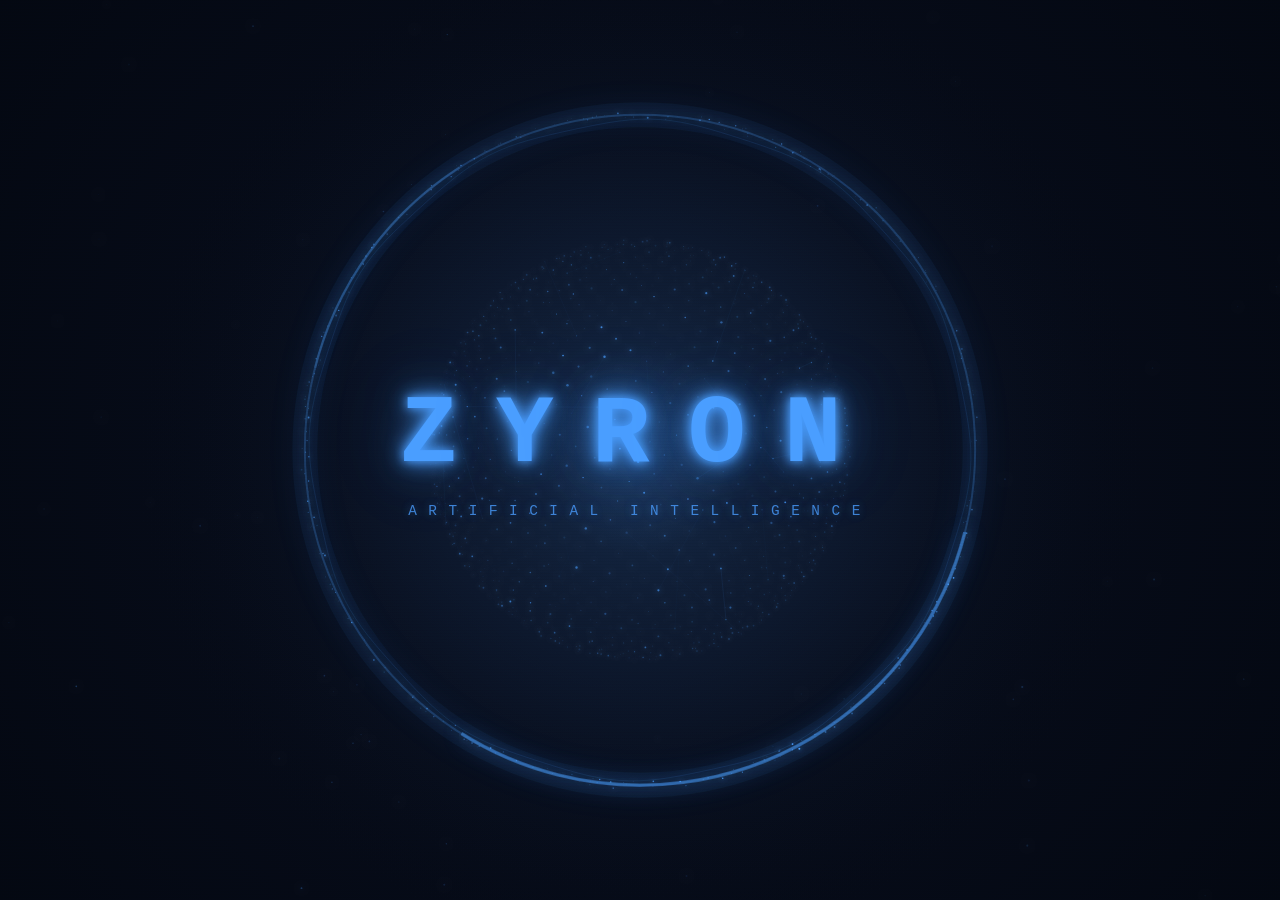
<file: zyron animation/index.html>
<!DOCTYPE html>
<html lang="en">
<head>
    <meta charset="UTF-8">
    <meta name="viewport" content="width=device-width, initial-scale=1.0">
    <title>ZYRON — AI Interface</title>
    <link rel="stylesheet" href="style.css">
</head>
<body>
    <canvas id="zyronCanvas"></canvas>
    <div class="overlay">
        <div class="zyron-text" id="zyronText">
            <span>Z</span><span>Y</span><span>R</span><span>O</span><span>N</span>
        </div>
        <div class="subtitle" id="zyronSub">ARTIFICIAL INTELLIGENCE</div>
    </div>
    <script src="script.js"></script>
</body>
</html>
</file>
<file: advanced/styles.css>
/* ========================================
   ADVANCED THEME — Cyberpunk AI Portfolio
   ======================================== */

/* ========================================
   1. CSS Custom Properties
   ======================================== */
:root {
    --bg-primary: #060b18;
    --bg-secondary: #0a1020;
    --bg-card: rgba(10, 16, 32, 0.7);
    --bg-card-hover: rgba(15, 25, 50, 0.85);
    --neon-cyan: #4a9eff;
    --neon-purple: #8b5cf6;
    --neon-pink: #ec4899;
    --neon-green: #10b981;
    --neon-gold: #f0a500;
    --neon-amber: #f59e0b;
    --gradient-primary: linear-gradient(135deg, #4a9eff, #f0a500);
    --gradient-glow: linear-gradient(135deg, rgba(74, 158, 255, 0.15), rgba(240, 165, 0, 0.15));
    --text-primary: #e2e8f0;
    --text-secondary: #94a3b8;
    --text-muted: #64748b;
    --border-color: rgba(74, 158, 255, 0.12);
    --border-glow: rgba(240, 165, 0, 0.3);
    --shadow-neon: 0 0 20px rgba(74, 158, 255, 0.15);
    --shadow-neon-strong: 0 0 40px rgba(74, 158, 255, 0.2), 0 0 80px rgba(240, 165, 0, 0.1);
    --radius-sm: 6px;
    --radius-md: 10px;
    --radius-lg: 16px;
    --radius-full: 50%;
    --transition: all 0.3s cubic-bezier(0.4, 0, 0.2, 1);
    --font-mono: 'JetBrains Mono', 'Fira Code', monospace;
    --font-body: 'Inter', -apple-system, BlinkMacSystemFont, 'Segoe UI', sans-serif;
}

/* ========================================
   2. Reset & Base
   ======================================== */
*, *::before, *::after {
    box-sizing: border-box;
    margin: 0;
    padding: 0;
}

html {
    scroll-behavior: smooth;
    scroll-padding-top: 80px;
}

body {
    font-family: var(--font-body);
    color: var(--text-primary);
    line-height: 1.7;
    background: var(--bg-primary);
    overflow-x: hidden;
}

img { max-width: 100%; display: block; }

a {
    color: var(--neon-cyan);
    text-decoration: none;
    transition: var(--transition);
}

a:hover { color: #fff; text-shadow: 0 0 10px var(--neon-cyan); }

a:focus-visible {
    outline: 2px solid var(--neon-cyan);
    outline-offset: 2px;
    border-radius: 2px;
}

ul { list-style: none; }

::selection {
    background: rgba(74, 158, 255, 0.3);
    color: #fff;
}

/* Particle Canvas */
#particle-canvas {
    position: fixed;
    top: 0;
    left: 0;
    width: 100%;
    height: 100%;
    z-index: 0;
    pointer-events: none;
}

/* Scanline Overlay */
.scanline-overlay {
    position: fixed;
    top: 0;
    left: 0;
    width: 100%;
    height: 100%;
    background: repeating-linear-gradient(
        0deg,
        transparent,
        transparent 2px,
        rgba(74, 158, 255, 0.008) 2px,
        rgba(74, 158, 255, 0.008) 4px
    );
    pointer-events: none;
    z-index: 1;
}

/* Skip Link */
.skip-link {
    position: absolute;
    top: -100px;
    left: 16px;
    background: var(--neon-cyan);
    color: var(--bg-primary);
    padding: 8px 16px;
    border-radius: var(--radius-sm);
    z-index: 10000;
    font-weight: 600;
}

.skip-link:focus { top: 16px; color: var(--bg-primary); }

/* ========================================
   3. Utilities
   ======================================== */
.container {
    max-width: 1200px;
    margin: 0 auto;
    padding: 0 24px;
    position: relative;
    z-index: 2;
}

.section {
    padding: 100px 0;
    position: relative;
    background: var(--bg-primary);
    z-index: 2;
}

.section--alt {
    background: var(--bg-secondary);
}

.section__title {
    font-family: var(--font-mono);
    font-size: 2rem;
    font-weight: 700;
    text-align: center;
    color: var(--text-primary);
    line-height: 1.2;
}

.section__title-decorator {
    color: var(--neon-cyan);
    opacity: 0.6;
}

.section__divider {
    width: 80px;
    height: 2px;
    background: var(--gradient-primary);
    margin: 16px auto 56px;
    border-radius: 2px;
    box-shadow: 0 0 10px rgba(74, 158, 255, 0.4);
}

/* Glass Card */
.glass-card {
    background: var(--bg-card);
    border: 1px solid var(--border-color);
    border-radius: var(--radius-md);
    backdrop-filter: blur(12px);
    -webkit-backdrop-filter: blur(12px);
    transition: var(--transition);
}

.glass-card:hover {
    background: var(--bg-card-hover);
    border-color: var(--border-glow);
    box-shadow: var(--shadow-neon);
}

/* Buttons */
.btn {
    display: inline-flex;
    align-items: center;
    justify-content: center;
    gap: 8px;
    padding: 12px 28px;
    border-radius: var(--radius-sm);
    font-size: 1rem;
    font-weight: 600;
    font-family: var(--font-mono);
    cursor: pointer;
    transition: var(--transition);
    border: 1px solid transparent;
    text-decoration: none;
    line-height: 1.5;
    position: relative;
}

.btn--primary {
    background: var(--gradient-primary);
    color: var(--bg-primary);
    border: none;
}

.btn--primary:hover {
    color: var(--bg-primary);
    transform: translateY(-2px);
}

.btn--outline {
    background: transparent;
    border-color: var(--neon-cyan);
    color: var(--neon-cyan);
}

.btn--outline:hover {
    background: rgba(74, 158, 255, 0.1);
    color: #fff;
    transform: translateY(-2px);
}

.btn--glow:hover {
    box-shadow: 0 0 20px rgba(74, 158, 255, 0.4), 0 0 40px rgba(240, 165, 0, 0.15);
}

.btn--full { width: 100%; }

/* Tags */
.tag {
    display: inline-block;
    padding: 4px 12px;
    background: rgba(74, 158, 255, 0.08);
    color: var(--neon-cyan);
    border: 1px solid rgba(74, 158, 255, 0.15);
    border-radius: 20px;
    font-size: 0.8125rem;
    font-family: var(--font-mono);
    font-weight: 500;
    line-height: 1.5;
    transition: var(--transition);
}

.tag:hover {
    background: rgba(74, 158, 255, 0.15);
    box-shadow: 0 0 10px rgba(74, 158, 255, 0.2);
}

.tag--sm {
    padding: 3px 10px;
    font-size: 0.7rem;
}

/* Status dots */
.status-dot {
    display: inline-block;
    width: 8px;
    height: 8px;
    border-radius: var(--radius-full);
    background: var(--neon-cyan);
    box-shadow: 0 0 8px var(--neon-cyan);
    animation: pulse-glow 2s ease-in-out infinite;
}

.status-dot--active {
    background: var(--neon-green);
    box-shadow: 0 0 8px var(--neon-green);
}

.status-dot--done {
    background: var(--neon-purple);
    box-shadow: 0 0 8px var(--neon-purple);
}

@keyframes pulse-glow {
    0%, 100% { opacity: 1; }
    50% { opacity: 0.5; }
}

/* ========================================
   4. Navbar
   ======================================== */
.navbar {
    position: fixed;
    top: 0;
    left: 0;
    right: 0;
    z-index: 1000;
    padding: 16px 0;
    transition: var(--transition);
    background: transparent;
}

.navbar--scrolled {
    background: rgba(10, 10, 15, 0.9);
    backdrop-filter: blur(20px);
    -webkit-backdrop-filter: blur(20px);
    border-bottom: 1px solid var(--border-color);
    padding: 12px 0;
}

.navbar__inner {
    display: flex;
    align-items: center;
    justify-content: space-between;
}

.navbar__logo {
    font-family: var(--font-mono);
    font-size: 1.25rem;
    font-weight: 700;
    color: var(--neon-cyan);
    letter-spacing: -0.5px;
}

.navbar__logo-bracket {
    color: var(--neon-purple);
    opacity: 0.7;
}

.navbar__logo:hover {
    color: #fff;
    text-shadow: 0 0 15px var(--neon-cyan);
}

.navbar__list {
    display: flex;
    align-items: center;
    gap: 2px;
}

.navbar__link {
    color: var(--text-secondary);
    font-size: 0.875rem;
    font-weight: 500;
    padding: 8px 14px;
    border-radius: var(--radius-sm);
    transition: var(--transition);
    font-family: var(--font-mono);
}

.navbar__link:hover,
.navbar__link--active {
    color: var(--neon-cyan);
    background: rgba(74, 158, 255, 0.06);
    text-shadow: 0 0 10px rgba(74, 158, 255, 0.3);
}

.navbar__link--cta {
    background: rgba(74, 158, 255, 0.1);
    border: 1px solid rgba(74, 158, 255, 0.3);
    color: var(--neon-cyan);
    margin-left: 8px;
}

.navbar__link--cta:hover {
    background: rgba(74, 158, 255, 0.2);
    box-shadow: 0 0 15px rgba(74, 158, 255, 0.2);
    color: #fff;
}

/* Hamburger */
.navbar__toggle {
    display: none;
    flex-direction: column;
    gap: 5px;
    background: none;
    border: none;
    cursor: pointer;
    padding: 4px;
    z-index: 1001;
}

.navbar__toggle-bar {
    display: block;
    width: 24px;
    height: 2px;
    background: var(--neon-cyan);
    border-radius: 2px;
    transition: var(--transition);
    box-shadow: 0 0 5px rgba(74, 158, 255, 0.3);
}

.navbar__toggle--active .navbar__toggle-bar:nth-child(1) {
    transform: rotate(45deg) translate(5px, 5px);
}

.navbar__toggle--active .navbar__toggle-bar:nth-child(2) { opacity: 0; }

.navbar__toggle--active .navbar__toggle-bar:nth-child(3) {
    transform: rotate(-45deg) translate(5px, -5px);
}

/* Theme Switch */
.theme-switch {
    display: flex;
    align-items: center;
    gap: 6px;
    padding: 6px 14px;
    border-radius: 20px;
    font-size: 0.75rem;
    font-family: var(--font-mono);
    font-weight: 600;
    color: var(--text-secondary);
    border: 1px solid rgba(255, 255, 255, 0.1);
    background: rgba(255, 255, 255, 0.03);
    transition: var(--transition);
    text-decoration: none;
    margin-left: 12px;
}

.theme-switch:hover {
    border-color: var(--neon-cyan);
    color: var(--neon-cyan);
    background: rgba(74, 158, 255, 0.06);
    text-shadow: none;
}

/* ========================================
   5. Hero
   ======================================== */
.hero {
    position: relative;
    overflow: hidden;
    min-height: 100vh;
    display: flex;
    align-items: center;
    padding-top: 80px;
    background: var(--bg-primary);
}

/* Background image - your photo */
.hero__bg-image {
    position: absolute;
    top: 0;
    right: 0;
    width: 55%;
    height: 100%;
    background: url('assets/hero-bg.png') top center / cover no-repeat;
    z-index: 0;
}

/* Gradient overlay to blend image into dark background */
.hero__overlay {
    position: absolute;
    top: 0;
    left: 0;
    right: 0;
    height: 100%;
    background:
        linear-gradient(90deg, var(--bg-primary) 35%, rgba(6, 11, 24, 0.5) 65%, rgba(6, 11, 24, 0.3) 100%),
        linear-gradient(0deg, var(--bg-primary) 0%, transparent 30%),
        linear-gradient(180deg, var(--bg-primary) 0%, transparent 20%);
    z-index: 1;
}

.hero__grid-bg {
    position: absolute;
    top: 0;
    left: 0;
    right: 0;
    bottom: 0;
    background-image:
        linear-gradient(rgba(74, 158, 255, 0.03) 1px, transparent 1px),
        linear-gradient(90deg, rgba(74, 158, 255, 0.03) 1px, transparent 1px);
    background-size: 60px 60px;
    mask-image: radial-gradient(ellipse at 30% center, rgba(0, 0, 0, 0.3) 0%, transparent 60%);
    -webkit-mask-image: radial-gradient(ellipse at 30% center, rgba(0, 0, 0, 0.3) 0%, transparent 60%);
    z-index: 2;
}

.hero__inner {
    display: flex;
    flex-direction: column;
    justify-content: center;
    max-width: 580px;
    margin-left: 120px;
    margin-right: auto;
    position: relative;
    z-index: 3;
    padding: 60px 0;
}

/* Terminal effect */
.hero__terminal {
    font-family: var(--font-mono);
    font-size: 0.875rem;
    color: var(--neon-green);
    margin-bottom: 16px;
    display: flex;
    align-items: center;
    gap: 8px;
}

.terminal__prompt { color: var(--neon-cyan); }

.terminal__cursor {
    animation: blink 1s step-end infinite;
    color: var(--neon-cyan);
}

@keyframes blink {
    50% { opacity: 0; }
}

.hero__greeting {
    font-size: 1rem;
    color: var(--neon-gold);
    font-family: var(--font-mono);
    font-weight: 500;
    margin-bottom: 8px;
}

.hero__name {
    font-size: 3.5rem;
    font-weight: 700;
    color: #fff;
    line-height: 1.1;
    margin-bottom: 16px;
    font-family: var(--font-mono);
}

/* Glitch effect */
.glitch-text {
    position: relative;
    display: inline-block;
}

.glitch-text::before,
.glitch-text::after {
    content: attr(data-text);
    position: absolute;
    top: 0;
    left: 0;
    width: 100%;
    height: 100%;
    opacity: 0;
}

.hero__name:hover .glitch-text::before {
    animation: glitch-1 0.3s linear;
    color: var(--neon-cyan);
    opacity: 0.7;
    clip-path: polygon(0 0, 100% 0, 100% 45%, 0 45%);
}

.hero__name:hover .glitch-text::after {
    animation: glitch-2 0.3s linear;
    color: var(--neon-gold);
    opacity: 0.7;
    clip-path: polygon(0 55%, 100% 55%, 100% 100%, 0 100%);
}

@keyframes glitch-1 {
    0% { transform: translate(0); }
    20% { transform: translate(-3px, 2px); }
    40% { transform: translate(3px, -2px); }
    60% { transform: translate(-2px, 1px); }
    80% { transform: translate(2px, -1px); }
    100% { transform: translate(0); }
}

@keyframes glitch-2 {
    0% { transform: translate(0); }
    20% { transform: translate(3px, -2px); }
    40% { transform: translate(-3px, 2px); }
    60% { transform: translate(2px, -1px); }
    80% { transform: translate(-2px, 1px); }
    100% { transform: translate(0); }
}

.hero__title {
    font-size: 1rem;
    color: var(--text-secondary);
    font-weight: 500;
    margin-bottom: 20px;
    font-family: var(--font-mono);
}

.typed-prefix { color: var(--neon-gold); opacity: 0.5; }

.hero__tagline {
    font-size: 1rem;
    color: var(--text-muted);
    line-height: 1.7;
    max-width: 520px;
    margin-bottom: 32px;
}

.hero__actions {
    display: flex;
    gap: 16px;
    margin-bottom: 32px;
    flex-wrap: wrap;
}

.hero__socials {
    display: flex;
    gap: 16px;
    margin-bottom: 24px;
}

.hero__socials a {
    color: var(--text-muted);
    transition: var(--transition);
    display: flex;
    align-items: center;
}

.hero__socials a:hover {
    color: var(--neon-gold);
    transform: translateY(-2px);
    filter: drop-shadow(0 0 8px rgba(240, 165, 0, 0.5));
    text-shadow: none;
}

.hero__status {
    display: flex;
    align-items: center;
    gap: 8px;
    font-family: var(--font-mono);
    font-size: 0.75rem;
    color: var(--neon-green);
    letter-spacing: 2px;
    text-transform: uppercase;
}

/* ========================================
   6. About
   ======================================== */
.about__content {
    max-width: 800px;
    margin: 0 auto;
}

.about__card {
    padding: 40px;
    position: relative;
    overflow: hidden;
}

.about__card-corner {
    position: absolute;
    width: 20px;
    height: 20px;
}

.about__card-corner::before,
.about__card-corner::after {
    content: '';
    position: absolute;
    background: var(--neon-cyan);
    opacity: 0.4;
}

.about__card-corner--tl { top: 0; left: 0; }
.about__card-corner--tl::before { width: 20px; height: 1px; top: 0; left: 0; }
.about__card-corner--tl::after { width: 1px; height: 20px; top: 0; left: 0; }

.about__card-corner--tr { top: 0; right: 0; }
.about__card-corner--tr::before { width: 20px; height: 1px; top: 0; right: 0; }
.about__card-corner--tr::after { width: 1px; height: 20px; top: 0; right: 0; }

.about__card-corner--bl { bottom: 0; left: 0; }
.about__card-corner--bl::before { width: 20px; height: 1px; bottom: 0; left: 0; }
.about__card-corner--bl::after { width: 1px; height: 20px; bottom: 0; left: 0; }

.about__card-corner--br { bottom: 0; right: 0; }
.about__card-corner--br::before { width: 20px; height: 1px; bottom: 0; right: 0; }
.about__card-corner--br::after { width: 1px; height: 20px; bottom: 0; right: 0; }

.about__text {
    font-size: 1.0625rem;
    color: var(--text-secondary);
    line-height: 1.8;
    text-align: center;
}

/* ========================================
   7. Education Timeline
   ======================================== */
.timeline {
    position: relative;
    max-width: 900px;
    margin: 0 auto;
    padding: 20px 0;
}

.timeline::before {
    content: '';
    position: absolute;
    left: 24px;
    top: 0;
    bottom: 0;
    width: 1px;
    background: linear-gradient(to bottom, var(--neon-cyan), var(--neon-purple), transparent);
}

.timeline__item {
    position: relative;
    padding-left: 64px;
    padding-bottom: 40px;
}

.timeline__item:last-child { padding-bottom: 0; }

.timeline__dot {
    position: absolute;
    left: 17px;
    top: 6px;
    width: 16px;
    height: 16px;
    border-radius: var(--radius-full);
    background: var(--bg-primary);
    border: 2px solid var(--neon-cyan);
    z-index: 1;
    display: flex;
    align-items: center;
    justify-content: center;
}

.timeline__dot-ping {
    position: absolute;
    width: 100%;
    height: 100%;
    border-radius: var(--radius-full);
    background: var(--neon-cyan);
    opacity: 0.4;
    animation: ping 2s cubic-bezier(0, 0, 0.2, 1) infinite;
}

@keyframes ping {
    75%, 100% {
        transform: scale(2.5);
        opacity: 0;
    }
}

.timeline__content {
    padding: 24px;
}

.timeline__date {
    display: inline-block;
    font-size: 0.75rem;
    font-weight: 600;
    font-family: var(--font-mono);
    color: var(--neon-cyan);
    background: rgba(74, 158, 255, 0.08);
    border: 1px solid rgba(74, 158, 255, 0.15);
    padding: 3px 12px;
    border-radius: 20px;
    margin-bottom: 10px;
}

.timeline__title {
    font-size: 1.125rem;
    font-weight: 700;
    color: var(--text-primary);
    margin-bottom: 6px;
    line-height: 1.3;
}

.timeline__subtitle {
    font-size: 0.9375rem;
    color: var(--text-secondary);
    margin-bottom: 8px;
}

.timeline__detail {
    font-size: 0.875rem;
    color: var(--text-muted);
}

.timeline__grades { margin-top: 16px; }

.timeline__grades-heading {
    font-size: 0.875rem;
    font-weight: 600;
    font-family: var(--font-mono);
    color: var(--neon-cyan);
    margin-bottom: 8px;
    margin-top: 12px;
}

.timeline__grades-heading:first-child { margin-top: 0; }

.grades-grid {
    display: grid;
    grid-template-columns: repeat(auto-fill, minmax(220px, 1fr));
    gap: 6px;
}

.grade-item {
    font-size: 0.8125rem;
    color: var(--text-secondary);
    padding: 4px 0;
}

.grade-item strong {
    display: inline-block;
    width: 24px;
    height: 24px;
    line-height: 24px;
    text-align: center;
    border-radius: 4px;
    font-size: 0.75rem;
    font-weight: 700;
    font-family: var(--font-mono);
    margin-right: 8px;
    color: var(--bg-primary);
    background: var(--neon-cyan);
    box-shadow: 0 0 6px rgba(74, 158, 255, 0.3);
}

/* ========================================
   8. Experience
   ======================================== */
.experience__card {
    max-width: 900px;
    margin: 0 auto;
    padding: 36px;
}

.experience__header {
    display: flex;
    justify-content: space-between;
    align-items: flex-start;
    margin-bottom: 24px;
    flex-wrap: wrap;
    gap: 12px;
}

.experience__role {
    font-size: 1.25rem;
    font-weight: 700;
    color: var(--text-primary);
    margin-bottom: 4px;
}

.experience__company {
    font-size: 1rem;
    color: var(--neon-cyan);
    font-weight: 500;
    font-family: var(--font-mono);
}

.experience__date {
    font-size: 0.75rem;
    font-weight: 600;
    font-family: var(--font-mono);
    color: var(--neon-cyan);
    background: rgba(74, 158, 255, 0.08);
    border: 1px solid rgba(74, 158, 255, 0.15);
    padding: 6px 16px;
    border-radius: 20px;
    white-space: nowrap;
}

.experience__list { margin-bottom: 24px; }

.experience__list li {
    position: relative;
    padding-left: 20px;
    margin-bottom: 12px;
    font-size: 0.9375rem;
    color: var(--text-secondary);
    line-height: 1.7;
}

.experience__list li::before {
    content: '>';
    position: absolute;
    left: 0;
    top: 0;
    color: var(--neon-cyan);
    font-family: var(--font-mono);
    font-weight: 700;
}

.experience__tags {
    display: flex;
    flex-wrap: wrap;
    gap: 8px;
}

/* ========================================
   9. Projects
   ======================================== */
.projects__filters {
    display: flex;
    justify-content: center;
    gap: 8px;
    margin-bottom: 40px;
    flex-wrap: wrap;
}

.filter-btn {
    padding: 8px 20px;
    border: 1px solid var(--border-color);
    background: transparent;
    color: var(--text-secondary);
    border-radius: 20px;
    font-size: 0.8125rem;
    font-weight: 500;
    font-family: var(--font-mono);
    cursor: pointer;
    transition: var(--transition);
}

.filter-btn:hover {
    border-color: var(--neon-cyan);
    color: var(--neon-cyan);
}

.filter-btn--active {
    background: rgba(74, 158, 255, 0.1);
    color: var(--neon-cyan);
    border-color: var(--neon-cyan);
    box-shadow: 0 0 10px rgba(74, 158, 255, 0.15);
}

.projects__grid {
    display: grid;
    grid-template-columns: repeat(auto-fill, minmax(320px, 1fr));
    gap: 24px;
}

.project-card {
    padding: 28px;
    display: flex;
    flex-direction: column;
    position: relative;
    overflow: hidden;
}

.project-card::before {
    content: '';
    position: absolute;
    top: 0;
    left: 0;
    right: 0;
    height: 2px;
    background: var(--gradient-primary);
    opacity: 0;
    transition: var(--transition);
}

.project-card:hover::before { opacity: 1; }

.project-card__header {
    display: flex;
    justify-content: space-between;
    align-items: center;
    margin-bottom: 16px;
}

.project-card__status {
    display: flex;
    align-items: center;
    gap: 6px;
    font-size: 0.7rem;
    font-family: var(--font-mono);
    color: var(--text-muted);
    text-transform: uppercase;
    letter-spacing: 1px;
}

.project-card__year {
    font-size: 0.7rem;
    font-weight: 600;
    font-family: var(--font-mono);
    color: var(--text-muted);
    background: rgba(255, 255, 255, 0.05);
    padding: 3px 10px;
    border-radius: 12px;
}

.project-card__title {
    font-size: 1.0625rem;
    font-weight: 700;
    color: var(--text-primary);
    margin-bottom: 10px;
    line-height: 1.3;
    transition: var(--transition);
}

.project-card:hover .project-card__title {
    color: var(--neon-cyan);
}

.project-card__desc {
    font-size: 0.875rem;
    color: var(--text-muted);
    line-height: 1.6;
    margin-bottom: 16px;
    flex-grow: 1;
}

.project-card__tags {
    display: flex;
    flex-wrap: wrap;
    gap: 6px;
}

/* ========================================
   10. Skills
   ======================================== */
.skills__grid {
    display: grid;
    grid-template-columns: repeat(auto-fill, minmax(300px, 1fr));
    gap: 24px;
}

.skill-category {
    padding: 28px;
    text-align: center;
}

.skill-category__icon {
    width: 56px;
    height: 56px;
    margin: 0 auto 16px;
    display: flex;
    align-items: center;
    justify-content: center;
    background: rgba(74, 158, 255, 0.06);
    border: 1px solid rgba(74, 158, 255, 0.15);
    border-radius: var(--radius-lg);
    color: var(--neon-cyan);
    transition: var(--transition);
}

.skill-category:hover .skill-category__icon {
    box-shadow: 0 0 20px rgba(74, 158, 255, 0.2);
    border-color: var(--neon-cyan);
}

.skill-category__title {
    font-size: 0.9375rem;
    font-weight: 700;
    font-family: var(--font-mono);
    color: var(--text-primary);
    margin-bottom: 16px;
}

.skill-category__tags {
    display: flex;
    flex-wrap: wrap;
    justify-content: center;
    gap: 8px;
}

.skill-tag {
    display: inline-block;
    padding: 6px 14px;
    background: rgba(74, 158, 255, 0.06);
    color: var(--neon-cyan);
    border: 1px solid rgba(74, 158, 255, 0.1);
    border-radius: 20px;
    font-size: 0.8125rem;
    font-family: var(--font-mono);
    font-weight: 500;
    transition: var(--transition);
}

.skill-tag:hover {
    background: rgba(74, 158, 255, 0.12);
    border-color: var(--neon-cyan);
    box-shadow: 0 0 10px rgba(74, 158, 255, 0.15);
    color: #fff;
}

/* ========================================
   11. Certificates
   ======================================== */
.certs__grid {
    display: grid;
    grid-template-columns: repeat(auto-fill, minmax(260px, 1fr));
    gap: 24px;
}

.cert-card {
    padding: 24px;
    text-align: center;
}

.cert-card__icon {
    width: 48px;
    height: 48px;
    margin: 0 auto 12px;
    display: flex;
    align-items: center;
    justify-content: center;
    color: var(--neon-purple);
    background: rgba(139, 92, 246, 0.08);
    border: 1px solid rgba(139, 92, 246, 0.15);
    border-radius: var(--radius-full);
}

.cert-card:hover .cert-card__icon {
    box-shadow: 0 0 15px rgba(139, 92, 246, 0.3);
}

.cert-card__title {
    font-size: 0.9375rem;
    font-weight: 700;
    color: var(--text-primary);
    margin-bottom: 6px;
    line-height: 1.3;
}

.cert-card__org {
    font-size: 0.8125rem;
    color: var(--text-muted);
    margin-bottom: 8px;
}

.cert-card__year {
    font-size: 0.7rem;
    font-weight: 600;
    font-family: var(--font-mono);
    color: var(--neon-purple);
}

/* ========================================
   12. Extracurricular
   ======================================== */
.activities__grid {
    display: grid;
    grid-template-columns: repeat(auto-fill, minmax(300px, 1fr));
    gap: 24px;
}

.activity-card {
    padding: 28px;
    text-align: center;
}

.activity-card__icon {
    width: 56px;
    height: 56px;
    margin: 0 auto 16px;
    display: flex;
    align-items: center;
    justify-content: center;
    background: rgba(236, 72, 153, 0.08);
    border: 1px solid rgba(236, 72, 153, 0.15);
    border-radius: var(--radius-full);
    color: var(--neon-pink);
}

.activity-card:hover .activity-card__icon {
    box-shadow: 0 0 15px rgba(236, 72, 153, 0.3);
}

.activity-card__title {
    font-size: 1rem;
    font-weight: 700;
    color: var(--text-primary);
    margin-bottom: 10px;
}

.activity-card__desc {
    font-size: 0.875rem;
    color: var(--text-muted);
    line-height: 1.6;
    margin-bottom: 12px;
}

.activity-card__year {
    font-size: 0.75rem;
    font-weight: 600;
    font-family: var(--font-mono);
    color: var(--neon-pink);
}

/* ========================================
   13. Contact
   ======================================== */
.contact__inner {
    display: grid;
    grid-template-columns: 1fr 1fr;
    gap: 60px;
    max-width: 1000px;
    margin: 0 auto;
}

.contact__text {
    font-size: 1rem;
    color: var(--text-secondary);
    line-height: 1.7;
    margin-bottom: 32px;
}

.contact__details { margin-bottom: 32px; }

.contact__item {
    display: flex;
    align-items: center;
    gap: 12px;
    margin-bottom: 16px;
}

.contact__item svg {
    color: var(--neon-cyan);
    flex-shrink: 0;
}

.contact__item a,
.contact__item span {
    color: var(--text-secondary);
    font-size: 0.9375rem;
}

.contact__item a:hover {
    color: var(--neon-cyan);
    text-shadow: 0 0 10px rgba(74, 158, 255, 0.3);
}

.contact__socials {
    display: flex;
    gap: 16px;
}

.contact__socials a {
    color: var(--text-muted);
    transition: var(--transition);
    display: flex;
    align-items: center;
}

.contact__socials a:hover {
    color: var(--neon-cyan);
    transform: translateY(-2px);
    filter: drop-shadow(0 0 8px rgba(74, 158, 255, 0.5));
    text-shadow: none;
}

/* Form */
.contact__form { padding: 32px; }

.form-group { margin-bottom: 20px; }

.form-label {
    display: block;
    font-size: 0.8125rem;
    font-weight: 500;
    font-family: var(--font-mono);
    color: var(--neon-cyan);
    margin-bottom: 6px;
    opacity: 0.8;
}

.form-input {
    width: 100%;
    padding: 12px 16px;
    background: rgba(74, 158, 255, 0.03);
    border: 1px solid var(--border-color);
    border-radius: var(--radius-sm);
    color: var(--text-primary);
    font-size: 0.9375rem;
    font-family: var(--font-body);
    transition: var(--transition);
}

.form-input::placeholder { color: var(--text-muted); }

.form-input:focus {
    outline: none;
    border-color: var(--neon-cyan);
    background: rgba(74, 158, 255, 0.05);
    box-shadow: 0 0 15px rgba(74, 158, 255, 0.1);
}

.form-textarea {
    resize: vertical;
    min-height: 120px;
}

.form-status {
    margin-top: 16px;
    font-size: 0.875rem;
    font-family: var(--font-mono);
    text-align: center;
    min-height: 20px;
}

.form-status--success { color: var(--neon-green); }
.form-status--error { color: var(--neon-pink); }

/* ========================================
   14. Footer
   ======================================== */
.footer {
    background: var(--bg-primary);
    border-top: 1px solid var(--border-color);
    padding: 40px 0 24px;
    position: relative;
    z-index: 2;
}

.footer__top {
    display: flex;
    justify-content: space-between;
    align-items: center;
    padding-bottom: 24px;
    border-bottom: 1px solid var(--border-color);
    margin-bottom: 24px;
    flex-wrap: wrap;
    gap: 24px;
}

.footer__logo {
    font-family: var(--font-mono);
    font-size: 1.125rem;
    font-weight: 700;
    color: var(--neon-cyan);
}

.footer__tagline {
    font-size: 0.8125rem;
    color: var(--text-muted);
    margin-top: 4px;
}

.footer__links {
    display: flex;
    gap: 24px;
    flex-wrap: wrap;
}

.footer__links a {
    color: var(--text-muted);
    font-size: 0.875rem;
    font-weight: 500;
    font-family: var(--font-mono);
    transition: var(--transition);
}

.footer__links a:hover { color: var(--neon-cyan); }

.footer__socials {
    display: flex;
    gap: 16px;
}

.footer__socials a {
    color: var(--text-muted);
    transition: var(--transition);
    display: flex;
    align-items: center;
}

.footer__socials a:hover {
    color: var(--neon-cyan);
    text-shadow: none;
}

.footer__bottom { text-align: center; }

.footer__bottom p {
    font-size: 0.75rem;
    font-family: var(--font-mono);
    color: var(--text-muted);
}

/* ========================================
   15. Scroll to Top
   ======================================== */
.scroll-top {
    position: fixed;
    bottom: 32px;
    right: 32px;
    width: 44px;
    height: 44px;
    background: rgba(74, 158, 255, 0.1);
    border: 1px solid rgba(74, 158, 255, 0.3);
    color: var(--neon-cyan);
    border-radius: var(--radius-full);
    cursor: pointer;
    display: flex;
    align-items: center;
    justify-content: center;
    transition: var(--transition);
    opacity: 0;
    visibility: hidden;
    transform: translateY(20px);
    z-index: 999;
    backdrop-filter: blur(10px);
}

.scroll-top--visible {
    opacity: 1;
    visibility: visible;
    transform: translateY(0);
}

.scroll-top:hover {
    background: rgba(74, 158, 255, 0.2);
    box-shadow: 0 0 20px rgba(74, 158, 255, 0.3);
    transform: translateY(-2px);
}

/* ========================================
   16. Scroll Animations
   ======================================== */
.animate-on-scroll {
    opacity: 0;
    transform: translateY(30px);
    transition: opacity 0.6s ease-out, transform 0.6s ease-out;
}

.animate-on-scroll.visible {
    opacity: 1;
    transform: translateY(0);
}

.projects__grid .animate-on-scroll:nth-child(2) { transition-delay: 0.1s; }
.projects__grid .animate-on-scroll:nth-child(3) { transition-delay: 0.2s; }
.skills__grid .animate-on-scroll:nth-child(2) { transition-delay: 0.1s; }
.skills__grid .animate-on-scroll:nth-child(3) { transition-delay: 0.2s; }

/* ========================================
   17. Responsive
   ======================================== */
@media (max-width: 1024px) {
    .hero__name { font-size: 2.75rem; }
    .contact__inner { gap: 40px; }
    .theme-switch span { display: none; }
}

@media (max-width: 768px) {
    .section { padding: 70px 0; }
    .section__title { font-size: 1.5rem; }
    .section__divider { margin-bottom: 40px; }

    .navbar__toggle { display: flex; }

    .navbar__menu {
        position: fixed;
        top: 0;
        right: -100%;
        width: 280px;
        height: 100vh;
        background: rgba(10, 10, 15, 0.98);
        backdrop-filter: blur(20px);
        padding: 80px 32px 32px;
        transition: var(--transition);
        border-left: 1px solid var(--border-color);
    }

    .navbar__menu--open { right: 0; }

    .navbar__list { flex-direction: column; gap: 0; }

    .navbar__link {
        display: block;
        padding: 12px 16px;
        font-size: 0.9375rem;
    }

    .navbar__link--cta { margin-left: 0; margin-top: 8px; text-align: center; }

    .theme-switch { margin-left: auto; margin-right: 12px; }
    .theme-switch span { display: none; }

    .hero { min-height: auto; padding: 120px 0 60px; background: var(--bg-primary); }
    .hero__bg-image { position: absolute; width: 100%; opacity: 0.15; }
    .hero__overlay { position: absolute; background: linear-gradient(0deg, var(--bg-primary) 10%, rgba(6, 11, 24, 0.8) 100%); }
    .hero__inner { text-align: center; max-width: 100%; }
    .hero__name { font-size: 2rem; }
    .hero__tagline { max-width: 100%; margin-left: auto; margin-right: auto; }
    .hero__actions { justify-content: center; }
    .hero__socials { justify-content: center; }
    .hero__terminal { justify-content: center; }
    .hero__status { justify-content: center; }

    .projects__grid { grid-template-columns: 1fr; }
    .skills__grid { grid-template-columns: 1fr; }
    .contact__inner { grid-template-columns: 1fr; gap: 40px; }
    .experience__header { flex-direction: column; }
    .experience__card { padding: 24px; }
    .grades-grid { grid-template-columns: 1fr; }

    .footer__top { flex-direction: column; text-align: center; }
    .footer__links { justify-content: center; }
    .footer__socials { justify-content: center; }
}

@media (max-width: 480px) {
    .container { padding: 0 16px; }
    .hero__name { font-size: 1.75rem; }
    .hero__actions { flex-direction: column; }
    .hero__actions .btn { width: 100%; }
    .project-card { padding: 20px; }
    .experience__card { padding: 20px; }
    .contact__form { padding: 20px; }
    .about__card { padding: 24px; }
    .certs__grid { grid-template-columns: 1fr; }
    .activities__grid { grid-template-columns: 1fr; }
    .scroll-top { bottom: 20px; right: 20px; }
}

/* ========================================
   18. Reduced Motion
   ======================================== */
@media (prefers-reduced-motion: reduce) {
    *, *::before, *::after {
        animation-duration: 0.01ms !important;
        transition-duration: 0.01ms !important;
    }
    html { scroll-behavior: auto; }
    .animate-on-scroll { opacity: 1; transform: none; }
    .terminal__cursor { animation: none; opacity: 1; }
    .timeline__dot-ping { animation: none; opacity: 0; }
    .status-dot { animation: none; }
    .scanline-overlay { display: none; }
}
</file>
<file: classic/styles.css>
/* ========================================
   1. CSS Custom Properties
   ======================================== */
:root {
    --primary-dark: #0A1628;
    --primary: #1B2A4A;
    --primary-light: #2C4A7C;
    --accent: #3B82F6;
    --accent-hover: #2563EB;
    --accent-light: #DBEAFE;
    --text-dark: #1E293B;
    --text-medium: #64748B;
    --text-light: #F8FAFC;
    --bg-white: #FFFFFF;
    --bg-light: #F1F5F9;
    --bg-card: #FFFFFF;
    --border: #E2E8F0;
    --shadow-sm: 0 1px 2px rgba(15, 23, 42, 0.05);
    --shadow-md: 0 4px 6px -1px rgba(15, 23, 42, 0.07), 0 2px 4px -2px rgba(15, 23, 42, 0.05);
    --shadow-lg: 0 10px 15px -3px rgba(15, 23, 42, 0.08), 0 4px 6px -4px rgba(15, 23, 42, 0.04);
    --shadow-xl: 0 20px 25px -5px rgba(15, 23, 42, 0.1), 0 8px 10px -6px rgba(15, 23, 42, 0.05);
    --radius-sm: 6px;
    --radius-md: 8px;
    --radius-lg: 12px;
    --radius-full: 50%;
    --transition: all 0.3s cubic-bezier(0.4, 0, 0.2, 1);
}

/* ========================================
   2. Reset & Base
   ======================================== */
*, *::before, *::after {
    box-sizing: border-box;
    margin: 0;
    padding: 0;
}

html {
    scroll-behavior: smooth;
    scroll-padding-top: 80px;
}

body {
    font-family: 'Inter', -apple-system, BlinkMacSystemFont, 'Segoe UI', sans-serif;
    color: var(--text-dark);
    line-height: 1.7;
    background: var(--bg-white);
    overflow-x: hidden;
}

img {
    max-width: 100%;
    display: block;
}

a {
    color: var(--accent);
    text-decoration: none;
    transition: var(--transition);
}

a:hover {
    color: var(--accent-hover);
}

a:focus-visible {
    outline: 2px solid var(--accent);
    outline-offset: 2px;
    border-radius: 2px;
}

ul {
    list-style: none;
}

/* Skip Link */
.skip-link {
    position: absolute;
    top: -100px;
    left: 16px;
    background: var(--accent);
    color: #fff;
    padding: 8px 16px;
    border-radius: var(--radius-sm);
    z-index: 10000;
    font-weight: 600;
}

.skip-link:focus {
    top: 16px;
    color: #fff;
}

/* ========================================
   3. Utilities
   ======================================== */
.container {
    max-width: 1200px;
    margin: 0 auto;
    padding: 0 24px;
}

.section {
    padding: 80px 0;
}

.section--light {
    background: var(--bg-light);
}

.section--white {
    background: var(--bg-white);
}

.section--dark {
    background: var(--primary-dark);
    color: var(--text-light);
}

.section__title {
    font-size: 2.25rem;
    font-weight: 700;
    text-align: center;
    color: var(--text-dark);
    line-height: 1.2;
}

.section__title--light {
    color: var(--text-light);
}

.section__divider {
    width: 60px;
    height: 3px;
    background: var(--accent);
    margin: 16px auto 48px;
    border-radius: 2px;
}

/* Buttons */
.btn {
    display: inline-flex;
    align-items: center;
    justify-content: center;
    gap: 8px;
    padding: 12px 28px;
    border-radius: var(--radius-sm);
    font-size: 1rem;
    font-weight: 600;
    font-family: inherit;
    cursor: pointer;
    transition: var(--transition);
    border: 2px solid transparent;
    text-decoration: none;
    line-height: 1.5;
}

.btn--primary {
    background: var(--accent);
    color: #fff;
    border-color: var(--accent);
}

.btn--primary:hover {
    background: var(--accent-hover);
    border-color: var(--accent-hover);
    color: #fff;
    transform: translateY(-2px);
    box-shadow: 0 4px 12px rgba(59, 130, 246, 0.4);
}

.btn--outline {
    background: transparent;
    border-color: var(--accent);
    color: var(--accent);
}

.btn--outline:hover {
    background: var(--accent);
    color: #fff;
    transform: translateY(-2px);
}

.btn--full {
    width: 100%;
}

/* Tags */
.tag {
    display: inline-block;
    padding: 4px 12px;
    background: var(--accent-light);
    color: var(--primary);
    border-radius: 20px;
    font-size: 0.8125rem;
    font-weight: 500;
    line-height: 1.5;
}

.tag--sm {
    padding: 3px 10px;
    font-size: 0.75rem;
}

/* ========================================
   4. Navbar
   ======================================== */
.navbar {
    position: fixed;
    top: 0;
    left: 0;
    right: 0;
    z-index: 1000;
    padding: 16px 0;
    transition: var(--transition);
    background: transparent;
}

.navbar--scrolled {
    background: var(--primary-dark);
    box-shadow: var(--shadow-lg);
    padding: 12px 0;
}

.navbar__inner {
    display: flex;
    align-items: center;
    justify-content: space-between;
}

.navbar__logo {
    font-size: 1.5rem;
    font-weight: 700;
    color: var(--text-light);
    letter-spacing: -0.5px;
}

.navbar__logo:hover {
    color: var(--accent);
}

.navbar__list {
    display: flex;
    align-items: center;
    gap: 4px;
}

.navbar__link {
    color: rgba(248, 250, 252, 0.8);
    font-size: 0.9375rem;
    font-weight: 500;
    padding: 8px 14px;
    border-radius: var(--radius-sm);
    transition: var(--transition);
}

.navbar__link:hover,
.navbar__link--active {
    color: #fff;
    background: rgba(255, 255, 255, 0.1);
}

.navbar__link--cta {
    background: var(--accent);
    color: #fff;
    margin-left: 8px;
}

.navbar__link--cta:hover {
    background: var(--accent-hover);
    color: #fff;
}

/* Theme Switch */
.theme-switch {
    display: flex;
    align-items: center;
    gap: 6px;
    padding: 6px 14px;
    border-radius: 20px;
    font-size: 0.75rem;
    font-weight: 600;
    color: rgba(248, 250, 252, 0.7);
    border: 1px solid rgba(255, 255, 255, 0.2);
    background: rgba(255, 255, 255, 0.05);
    transition: var(--transition);
    text-decoration: none;
    margin-left: 12px;
}

.theme-switch:hover {
    border-color: var(--accent);
    color: #fff;
    background: rgba(59, 130, 246, 0.1);
}

/* Hamburger */
.navbar__toggle {
    display: none;
    flex-direction: column;
    gap: 5px;
    background: none;
    border: none;
    cursor: pointer;
    padding: 4px;
    z-index: 1001;
}

.navbar__toggle-bar {
    display: block;
    width: 24px;
    height: 2px;
    background: var(--text-light);
    border-radius: 2px;
    transition: var(--transition);
}

.navbar__toggle--active .navbar__toggle-bar:nth-child(1) {
    transform: rotate(45deg) translate(5px, 5px);
}

.navbar__toggle--active .navbar__toggle-bar:nth-child(2) {
    opacity: 0;
}

.navbar__toggle--active .navbar__toggle-bar:nth-child(3) {
    transform: rotate(-45deg) translate(5px, -5px);
}

/* ========================================
   5. Hero
   ======================================== */
.hero {
    background: linear-gradient(135deg, var(--primary-dark) 0%, var(--primary) 100%);
    position: relative;
    overflow: hidden;
    min-height: 100vh;
    display: flex;
    align-items: center;
    padding-top: 80px;
}

.hero::before {
    content: '';
    position: absolute;
    top: 0;
    left: 0;
    right: 0;
    bottom: 0;
    background-image:
        radial-gradient(circle at 20% 30%, rgba(59, 130, 246, 0.08) 0%, transparent 50%),
        radial-gradient(circle at 80% 70%, rgba(59, 130, 246, 0.06) 0%, transparent 50%),
        radial-gradient(circle at 50% 50%, rgba(59, 130, 246, 0.03) 0%, transparent 70%);
    pointer-events: none;
}

.hero__inner {
    display: grid;
    grid-template-columns: 1fr 0.8fr;
    align-items: center;
    gap: 60px;
    position: relative;
    z-index: 1;
    padding: 40px 0;
}

.hero__greeting {
    font-size: 1.125rem;
    color: var(--accent);
    font-weight: 500;
    margin-bottom: 8px;
}

.hero__name {
    font-size: 3.5rem;
    font-weight: 700;
    color: var(--text-light);
    line-height: 1.1;
    margin-bottom: 16px;
}

.hero__title {
    font-size: 1.125rem;
    color: rgba(248, 250, 252, 0.7);
    font-weight: 500;
    margin-bottom: 20px;
}

.hero__tagline {
    font-size: 1rem;
    color: rgba(248, 250, 252, 0.6);
    line-height: 1.7;
    max-width: 520px;
    margin-bottom: 32px;
}

.hero__actions {
    display: flex;
    gap: 16px;
    margin-bottom: 32px;
    flex-wrap: wrap;
}

.hero__actions .btn--outline {
    color: var(--text-light);
    border-color: rgba(248, 250, 252, 0.3);
}

.hero__actions .btn--outline:hover {
    background: var(--accent);
    border-color: var(--accent);
    color: #fff;
}

.hero__socials {
    display: flex;
    gap: 16px;
}

.hero__socials a {
    color: rgba(248, 250, 252, 0.5);
    transition: var(--transition);
    display: flex;
    align-items: center;
}

.hero__socials a:hover {
    color: var(--accent);
    transform: translateY(-2px);
}

/* Hero Image */
.hero__image {
    display: flex;
    justify-content: center;
}

.hero__image-wrapper {
    width: 320px;
    height: 320px;
    border-radius: var(--radius-full);
    border: 4px solid rgba(59, 130, 246, 0.3);
    overflow: hidden;
    position: relative;
    box-shadow: 0 0 60px rgba(59, 130, 246, 0.15);
}

.hero__image-wrapper img {
    width: 100%;
    height: 100%;
    object-fit: cover;
}

.hero__image-placeholder {
    display: flex;
    align-items: center;
    justify-content: center;
    width: 100%;
    height: 100%;
    background: linear-gradient(135deg, var(--primary-light), var(--accent));
    color: var(--text-light);
    font-size: 5rem;
    font-weight: 700;
    letter-spacing: -2px;
}

/* ========================================
   6. About
   ======================================== */
.about__content {
    max-width: 800px;
    margin: 0 auto;
}

.about__text {
    font-size: 1.0625rem;
    color: var(--text-medium);
    line-height: 1.8;
    text-align: center;
}

/* ========================================
   7. Education Timeline
   ======================================== */
.timeline {
    position: relative;
    max-width: 900px;
    margin: 0 auto;
    padding: 20px 0;
}

.timeline::before {
    content: '';
    position: absolute;
    left: 24px;
    top: 0;
    bottom: 0;
    width: 2px;
    background: var(--border);
}

.timeline__item {
    position: relative;
    padding-left: 64px;
    padding-bottom: 40px;
}

.timeline__item:last-child {
    padding-bottom: 0;
}

.timeline__dot {
    position: absolute;
    left: 16px;
    top: 6px;
    width: 18px;
    height: 18px;
    border-radius: var(--radius-full);
    background: var(--accent);
    border: 3px solid var(--bg-white);
    box-shadow: var(--shadow-sm);
    z-index: 1;
}

.timeline__content {
    background: var(--bg-card);
    padding: 24px;
    border-radius: var(--radius-md);
    border: 1px solid var(--border);
    border-left: 3px solid var(--accent);
    box-shadow: var(--shadow-sm);
    transition: var(--transition);
}

.timeline__content:hover {
    box-shadow: var(--shadow-md);
}

.timeline__date {
    display: inline-block;
    font-size: 0.8125rem;
    font-weight: 600;
    color: var(--accent);
    background: var(--accent-light);
    padding: 3px 12px;
    border-radius: 20px;
    margin-bottom: 10px;
}

.timeline__title {
    font-size: 1.125rem;
    font-weight: 700;
    color: var(--text-dark);
    margin-bottom: 6px;
    line-height: 1.3;
}

.timeline__subtitle {
    font-size: 0.9375rem;
    color: var(--text-medium);
    margin-bottom: 8px;
}

.timeline__detail {
    font-size: 0.875rem;
    color: var(--text-medium);
}

.timeline__grades {
    margin-top: 16px;
}

.timeline__grades-heading {
    font-size: 0.875rem;
    font-weight: 600;
    color: var(--text-dark);
    margin-bottom: 8px;
    margin-top: 12px;
}

.timeline__grades-heading:first-child {
    margin-top: 0;
}

.grades-grid {
    display: grid;
    grid-template-columns: repeat(auto-fill, minmax(220px, 1fr));
    gap: 6px;
}

.grade-item {
    font-size: 0.8125rem;
    color: var(--text-medium);
    padding: 4px 0;
}

.grade-item strong {
    display: inline-block;
    width: 24px;
    height: 24px;
    line-height: 24px;
    text-align: center;
    border-radius: 4px;
    font-size: 0.75rem;
    font-weight: 700;
    margin-right: 8px;
    color: #fff;
    background: var(--accent);
}

/* Color coding for grades */
.grade-item strong:first-child {
    background: var(--accent);
}

/* ========================================
   8. Experience
   ======================================== */
.experience__card {
    max-width: 900px;
    margin: 0 auto;
    background: var(--bg-card);
    border: 1px solid var(--border);
    border-radius: var(--radius-lg);
    padding: 36px;
    box-shadow: var(--shadow-sm);
    transition: var(--transition);
}

.experience__card:hover {
    box-shadow: var(--shadow-md);
}

.experience__header {
    display: flex;
    justify-content: space-between;
    align-items: flex-start;
    margin-bottom: 24px;
    flex-wrap: wrap;
    gap: 12px;
}

.experience__role {
    font-size: 1.25rem;
    font-weight: 700;
    color: var(--text-dark);
    margin-bottom: 4px;
}

.experience__company {
    font-size: 1rem;
    color: var(--accent);
    font-weight: 500;
}

.experience__date {
    font-size: 0.8125rem;
    font-weight: 600;
    color: var(--accent);
    background: var(--accent-light);
    padding: 6px 16px;
    border-radius: 20px;
    white-space: nowrap;
}

.experience__list {
    list-style: none;
    margin-bottom: 24px;
}

.experience__list li {
    position: relative;
    padding-left: 20px;
    margin-bottom: 12px;
    font-size: 0.9375rem;
    color: var(--text-medium);
    line-height: 1.7;
}

.experience__list li::before {
    content: '';
    position: absolute;
    left: 0;
    top: 10px;
    width: 6px;
    height: 6px;
    border-radius: var(--radius-full);
    background: var(--accent);
}

.experience__tags {
    display: flex;
    flex-wrap: wrap;
    gap: 8px;
}

/* ========================================
   9. Projects
   ======================================== */
.projects__filters {
    display: flex;
    justify-content: center;
    gap: 8px;
    margin-bottom: 40px;
    flex-wrap: wrap;
}

.filter-btn {
    padding: 8px 20px;
    border: 1px solid var(--border);
    background: var(--bg-white);
    color: var(--text-medium);
    border-radius: 20px;
    font-size: 0.875rem;
    font-weight: 500;
    font-family: inherit;
    cursor: pointer;
    transition: var(--transition);
}

.filter-btn:hover {
    border-color: var(--accent);
    color: var(--accent);
}

.filter-btn--active {
    background: var(--accent);
    color: #fff;
    border-color: var(--accent);
}

.projects__grid {
    display: grid;
    grid-template-columns: repeat(auto-fill, minmax(320px, 1fr));
    gap: 24px;
}

.project-card {
    background: var(--bg-card);
    border: 1px solid var(--border);
    border-top: 3px solid transparent;
    border-radius: var(--radius-md);
    padding: 28px;
    transition: var(--transition);
    display: flex;
    flex-direction: column;
}

.project-card:hover {
    transform: translateY(-4px);
    box-shadow: var(--shadow-lg);
    border-top-color: var(--accent);
}

.project-card__header {
    display: flex;
    justify-content: space-between;
    align-items: center;
    margin-bottom: 16px;
}

.project-card__icon {
    color: var(--accent);
}

.project-card__year {
    font-size: 0.75rem;
    font-weight: 600;
    color: var(--text-medium);
    background: var(--bg-light);
    padding: 3px 10px;
    border-radius: 12px;
}

.project-card__title {
    font-size: 1.125rem;
    font-weight: 700;
    color: var(--text-dark);
    margin-bottom: 10px;
    line-height: 1.3;
}

.project-card__desc {
    font-size: 0.875rem;
    color: var(--text-medium);
    line-height: 1.6;
    margin-bottom: 16px;
    flex-grow: 1;
}

.project-card__tags {
    display: flex;
    flex-wrap: wrap;
    gap: 6px;
}

/* ========================================
   10. Skills
   ======================================== */
.skills__grid {
    display: grid;
    grid-template-columns: repeat(auto-fill, minmax(300px, 1fr));
    gap: 24px;
}

.skill-category {
    background: var(--bg-card);
    border: 1px solid var(--border);
    border-radius: var(--radius-md);
    padding: 28px;
    text-align: center;
    transition: var(--transition);
}

.skill-category:hover {
    box-shadow: var(--shadow-md);
    transform: translateY(-2px);
}

.skill-category__icon {
    width: 56px;
    height: 56px;
    margin: 0 auto 16px;
    display: flex;
    align-items: center;
    justify-content: center;
    background: var(--accent-light);
    border-radius: var(--radius-lg);
    color: var(--accent);
}

.skill-category__title {
    font-size: 1rem;
    font-weight: 700;
    color: var(--text-dark);
    margin-bottom: 16px;
}

.skill-category__tags {
    display: flex;
    flex-wrap: wrap;
    justify-content: center;
    gap: 8px;
}

.skill-tag {
    display: inline-block;
    padding: 6px 14px;
    background: var(--accent-light);
    color: var(--primary);
    border-radius: 20px;
    font-size: 0.8125rem;
    font-weight: 500;
    transition: var(--transition);
}

.skill-tag:hover {
    background: var(--accent);
    color: #fff;
}

/* ========================================
   11. Certificates
   ======================================== */
.certs__grid {
    display: grid;
    grid-template-columns: repeat(auto-fill, minmax(260px, 1fr));
    gap: 24px;
}

.cert-card {
    background: var(--bg-card);
    border: 1px solid var(--border);
    border-radius: var(--radius-md);
    padding: 24px;
    text-align: center;
    transition: var(--transition);
}

.cert-card:hover {
    box-shadow: var(--shadow-md);
    transform: translateY(-2px);
}

.cert-card__icon {
    width: 48px;
    height: 48px;
    margin: 0 auto 12px;
    display: flex;
    align-items: center;
    justify-content: center;
    color: var(--accent);
    background: var(--accent-light);
    border-radius: var(--radius-full);
}

.cert-card__title {
    font-size: 0.9375rem;
    font-weight: 700;
    color: var(--text-dark);
    margin-bottom: 6px;
    line-height: 1.3;
}

.cert-card__org {
    font-size: 0.8125rem;
    color: var(--text-medium);
    margin-bottom: 8px;
}

.cert-card__year {
    font-size: 0.75rem;
    font-weight: 600;
    color: var(--accent);
    background: var(--accent-light);
    padding: 2px 10px;
    border-radius: 12px;
}

/* ========================================
   12. Extracurricular
   ======================================== */
.activities__grid {
    display: grid;
    grid-template-columns: repeat(auto-fill, minmax(300px, 1fr));
    gap: 24px;
}

.activity-card {
    background: var(--bg-card);
    border: 1px solid var(--border);
    border-radius: var(--radius-md);
    padding: 28px;
    text-align: center;
    transition: var(--transition);
}

.activity-card:hover {
    box-shadow: var(--shadow-md);
    transform: translateY(-2px);
}

.activity-card__icon {
    width: 56px;
    height: 56px;
    margin: 0 auto 16px;
    display: flex;
    align-items: center;
    justify-content: center;
    background: var(--accent-light);
    border-radius: var(--radius-full);
    color: var(--accent);
}

.activity-card__title {
    font-size: 1rem;
    font-weight: 700;
    color: var(--text-dark);
    margin-bottom: 10px;
}

.activity-card__desc {
    font-size: 0.875rem;
    color: var(--text-medium);
    line-height: 1.6;
    margin-bottom: 12px;
}

.activity-card__year {
    font-size: 0.75rem;
    font-weight: 600;
    color: var(--accent);
}

/* ========================================
   13. Contact
   ======================================== */
.contact__inner {
    display: grid;
    grid-template-columns: 1fr 1fr;
    gap: 60px;
    max-width: 1000px;
    margin: 0 auto;
}

.contact__text {
    font-size: 1rem;
    color: rgba(248, 250, 252, 0.7);
    line-height: 1.7;
    margin-bottom: 32px;
}

.contact__details {
    margin-bottom: 32px;
}

.contact__item {
    display: flex;
    align-items: center;
    gap: 12px;
    margin-bottom: 16px;
}

.contact__item svg {
    color: var(--accent);
    flex-shrink: 0;
}

.contact__item a,
.contact__item span {
    color: rgba(248, 250, 252, 0.8);
    font-size: 0.9375rem;
}

.contact__item a:hover {
    color: var(--accent);
}

.contact__socials {
    display: flex;
    gap: 16px;
}

.contact__socials a {
    color: rgba(248, 250, 252, 0.5);
    transition: var(--transition);
    display: flex;
    align-items: center;
}

.contact__socials a:hover {
    color: var(--accent);
    transform: translateY(-2px);
}

/* Form */
.contact__form {
    background: rgba(255, 255, 255, 0.05);
    padding: 32px;
    border-radius: var(--radius-lg);
    border: 1px solid rgba(255, 255, 255, 0.1);
}

.form-group {
    margin-bottom: 20px;
}

.form-label {
    display: block;
    font-size: 0.875rem;
    font-weight: 500;
    color: rgba(248, 250, 252, 0.8);
    margin-bottom: 6px;
}

.form-input {
    width: 100%;
    padding: 12px 16px;
    background: rgba(255, 255, 255, 0.08);
    border: 1px solid rgba(255, 255, 255, 0.15);
    border-radius: var(--radius-sm);
    color: var(--text-light);
    font-size: 0.9375rem;
    font-family: inherit;
    transition: var(--transition);
}

.form-input::placeholder {
    color: rgba(248, 250, 252, 0.3);
}

.form-input:focus {
    outline: none;
    border-color: var(--accent);
    background: rgba(255, 255, 255, 0.1);
    box-shadow: 0 0 0 3px rgba(59, 130, 246, 0.2);
}

.form-textarea {
    resize: vertical;
    min-height: 120px;
}

.form-status {
    margin-top: 16px;
    font-size: 0.875rem;
    text-align: center;
    min-height: 20px;
}

.form-status--success {
    color: #10B981;
}

.form-status--error {
    color: #EF4444;
}

/* ========================================
   14. Footer
   ======================================== */
.footer {
    background: var(--primary-dark);
    border-top: 1px solid rgba(255, 255, 255, 0.08);
    padding: 40px 0 24px;
}

.footer__top {
    display: flex;
    justify-content: space-between;
    align-items: center;
    padding-bottom: 24px;
    border-bottom: 1px solid rgba(255, 255, 255, 0.08);
    margin-bottom: 24px;
    flex-wrap: wrap;
    gap: 24px;
}

.footer__logo {
    font-size: 1.25rem;
    font-weight: 700;
    color: var(--text-light);
}

.footer__tagline {
    font-size: 0.8125rem;
    color: rgba(248, 250, 252, 0.5);
    margin-top: 4px;
}

.footer__links {
    display: flex;
    gap: 24px;
    flex-wrap: wrap;
}

.footer__links a {
    color: rgba(248, 250, 252, 0.6);
    font-size: 0.875rem;
    font-weight: 500;
    transition: var(--transition);
}

.footer__links a:hover {
    color: var(--accent);
}

.footer__socials {
    display: flex;
    gap: 16px;
}

.footer__socials a {
    color: rgba(248, 250, 252, 0.4);
    transition: var(--transition);
    display: flex;
    align-items: center;
}

.footer__socials a:hover {
    color: var(--accent);
}

.footer__bottom {
    text-align: center;
}

.footer__bottom p {
    font-size: 0.8125rem;
    color: rgba(248, 250, 252, 0.4);
}

/* ========================================
   15. Scroll to Top
   ======================================== */
.scroll-top {
    position: fixed;
    bottom: 32px;
    right: 32px;
    width: 44px;
    height: 44px;
    background: var(--accent);
    color: #fff;
    border: none;
    border-radius: var(--radius-full);
    cursor: pointer;
    display: flex;
    align-items: center;
    justify-content: center;
    box-shadow: var(--shadow-lg);
    transition: var(--transition);
    opacity: 0;
    visibility: hidden;
    transform: translateY(20px);
    z-index: 999;
}

.scroll-top--visible {
    opacity: 1;
    visibility: visible;
    transform: translateY(0);
}

.scroll-top:hover {
    background: var(--accent-hover);
    transform: translateY(-2px);
}

/* ========================================
   16. Scroll Animations
   ======================================== */
.animate-on-scroll {
    opacity: 0;
    transform: translateY(30px);
    transition: opacity 0.6s ease-out, transform 0.6s ease-out;
}

.animate-on-scroll.visible {
    opacity: 1;
    transform: translateY(0);
}

/* Stagger children */
.projects__grid .animate-on-scroll:nth-child(2) { transition-delay: 0.1s; }
.projects__grid .animate-on-scroll:nth-child(3) { transition-delay: 0.2s; }
.skills__grid .animate-on-scroll:nth-child(2) { transition-delay: 0.1s; }
.skills__grid .animate-on-scroll:nth-child(3) { transition-delay: 0.2s; }
.certs__grid .animate-on-scroll:nth-child(2) { transition-delay: 0.1s; }
.certs__grid .animate-on-scroll:nth-child(3) { transition-delay: 0.15s; }
.certs__grid .animate-on-scroll:nth-child(4) { transition-delay: 0.2s; }

/* ========================================
   17. Responsive
   ======================================== */

/* Tablet */
@media (max-width: 1024px) {
    .hero__inner {
        gap: 40px;
    }

    .hero__name {
        font-size: 2.75rem;
    }

    .hero__image-wrapper {
        width: 260px;
        height: 260px;
    }

    .contact__inner {
        gap: 40px;
    }
}

/* Mobile */
@media (max-width: 768px) {
    .section {
        padding: 60px 0;
    }

    .section__title {
        font-size: 1.75rem;
    }

    .section__divider {
        margin-bottom: 36px;
    }

    /* Navbar mobile */
    .navbar__toggle {
        display: flex;
    }

    .theme-switch {
        margin-left: auto;
        margin-right: 12px;
    }

    .theme-switch span {
        display: none;
    }

    .navbar__menu {
        position: fixed;
        top: 0;
        right: -100%;
        width: 280px;
        height: 100vh;
        background: var(--primary-dark);
        padding: 80px 32px 32px;
        transition: var(--transition);
        box-shadow: var(--shadow-xl);
    }

    .navbar__menu--open {
        right: 0;
    }

    .navbar__list {
        flex-direction: column;
        gap: 0;
    }

    .navbar__link {
        display: block;
        padding: 12px 16px;
        font-size: 1rem;
        border-radius: var(--radius-sm);
    }

    .navbar__link--cta {
        margin-left: 0;
        margin-top: 8px;
        text-align: center;
    }

    /* Hero mobile */
    .hero {
        min-height: auto;
        padding: 120px 0 60px;
    }

    .hero__inner {
        grid-template-columns: 1fr;
        text-align: center;
    }

    .hero__name {
        font-size: 2.25rem;
    }

    .hero__tagline {
        max-width: 100%;
        margin-left: auto;
        margin-right: auto;
    }

    .hero__actions {
        justify-content: center;
    }

    .hero__socials {
        justify-content: center;
    }

    .hero__image {
        order: -1;
    }

    .hero__image-wrapper {
        width: 200px;
        height: 200px;
    }

    /* Projects grid */
    .projects__grid {
        grid-template-columns: 1fr;
    }

    /* Skills grid */
    .skills__grid {
        grid-template-columns: 1fr;
    }

    /* Contact */
    .contact__inner {
        grid-template-columns: 1fr;
        gap: 40px;
    }

    /* Experience */
    .experience__header {
        flex-direction: column;
    }

    .experience__card {
        padding: 24px;
    }

    /* Timeline */
    .grades-grid {
        grid-template-columns: 1fr;
    }

    /* Footer */
    .footer__top {
        flex-direction: column;
        text-align: center;
    }

    .footer__links {
        justify-content: center;
    }

    .footer__socials {
        justify-content: center;
    }
}

/* Small phones */
@media (max-width: 480px) {
    .container {
        padding: 0 16px;
    }

    .hero__name {
        font-size: 1.875rem;
    }

    .hero__actions {
        flex-direction: column;
    }

    .hero__actions .btn {
        width: 100%;
    }

    .project-card {
        padding: 20px;
    }

    .experience__card {
        padding: 20px;
    }

    .contact__form {
        padding: 20px;
    }

    .certs__grid {
        grid-template-columns: 1fr;
    }

    .activities__grid {
        grid-template-columns: 1fr;
    }

    .scroll-top {
        bottom: 20px;
        right: 20px;
    }
}

/* ========================================
   18. Reduced Motion
   ======================================== */
@media (prefers-reduced-motion: reduce) {
    *, *::before, *::after {
        animation-duration: 0.01ms !important;
        transition-duration: 0.01ms !important;
    }

    html {
        scroll-behavior: auto;
    }

    .animate-on-scroll {
        opacity: 1;
        transform: none;
    }
}
</file>
<file: zyron animation/style.css>
* {
    margin: 0;
    padding: 0;
    box-sizing: border-box;
}

body {
    background: #060b18;
    overflow: hidden;
    width: 100vw;
    height: 100vh;
    font-family: 'Courier New', monospace;
}

canvas {
    display: block;
    position: fixed;
    top: 0;
    left: 0;
    width: 100%;
    height: 100%;
}

.overlay {
    position: fixed;
    top: 0;
    left: 0;
    width: 100%;
    height: 100%;
    display: flex;
    flex-direction: column;
    justify-content: center;
    align-items: center;
    pointer-events: none;
    z-index: 10;
}

/* ZYRON text */
.zyron-text {
    font-size: clamp(3rem, 8vw, 6rem);
    font-weight: 900;
    letter-spacing: 0.4em;
    color: #4a9eff;
    text-shadow:
        0 0 10px #4a9eff,
        0 0 20px #4a9eff,
        0 0 40px #4a9eff80,
        0 0 80px #4a9eff40,
        0 0 120px #4a9eff20;
    opacity: 0;
    animation: textReveal 2s ease-out 2.5s forwards;
    position: relative;
}

.zyron-text span {
    display: inline-block;
    animation: glitchLetter 0.15s ease-out forwards;
    animation-delay: calc(2.5s + var(--i, 0) * 0.12s);
    opacity: 0;
}

.zyron-text span:nth-child(1) { --i: 0; }
.zyron-text span:nth-child(2) { --i: 1; }
.zyron-text span:nth-child(3) { --i: 2; }
.zyron-text span:nth-child(4) { --i: 3; }
.zyron-text span:nth-child(5) { --i: 4; }

.subtitle {
    font-size: clamp(0.6rem, 1.5vw, 0.9rem);
    letter-spacing: 0.8em;
    color: #4a9eff;
    text-shadow:
        0 0 10px #4a9eff80,
        0 0 30px #4a9eff40;
    opacity: 0;
    margin-top: 0.8rem;
    animation: subtitleFade 1.5s ease-out 3.5s forwards;
}

/* Keyframes */
@keyframes textReveal {
    0% {
        opacity: 0;
        filter: blur(8px);
    }
    30% {
        opacity: 1;
        filter: blur(0);
    }
    35% {
        opacity: 0.3;
        transform: translateX(-3px);
        filter: blur(2px);
    }
    40% {
        opacity: 1;
        transform: translateX(2px);
        filter: blur(0);
    }
    45% {
        opacity: 0.7;
        transform: translateX(-1px);
    }
    50% {
        opacity: 1;
        transform: translateX(0);
    }
    100% {
        opacity: 1;
        transform: translateX(0);
        filter: blur(0);
    }
}

@keyframes glitchLetter {
    0% {
        opacity: 0;
        transform: translateY(-20px) scaleY(1.5);
        filter: blur(4px);
    }
    50% {
        opacity: 0.5;
        transform: translateY(5px) scaleY(0.8);
        filter: blur(1px);
        color: #7ab8ff;
    }
    100% {
        opacity: 1;
        transform: translateY(0) scaleY(1);
        filter: blur(0);
        color: #4a9eff;
    }
}

@keyframes subtitleFade {
    0% {
        opacity: 0;
        letter-spacing: 1.5em;
    }
    100% {
        opacity: 0.8;
        letter-spacing: 0.8em;
    }
}

/* Continuous glitch pulse on the text after reveal */
.zyron-text.revealed {
    animation: glitchPulse 4s infinite;
}

@keyframes glitchPulse {
    0%, 100% {
        text-shadow:
            0 0 10px #4a9eff,
            0 0 20px #4a9eff,
            0 0 40px #4a9eff80,
            0 0 80px #4a9eff40;
    }
    48% {
        text-shadow:
            0 0 10px #4a9eff,
            0 0 20px #4a9eff,
            0 0 40px #4a9eff80,
            0 0 80px #4a9eff40;
    }
    50% {
        text-shadow:
            -2px 0 #7ab8ff,
            2px 0 #4a9eff40,
            0 0 10px #4a9eff,
            0 0 40px #4a9eff80;
        transform: translateX(-1px);
    }
    52% {
        text-shadow:
            2px 0 #4a9eff40,
            -2px 0 #7ab8ff,
            0 0 10px #4a9eff,
            0 0 40px #4a9eff80;
        transform: translateX(1px);
    }
    54% {
        text-shadow:
            0 0 10px #4a9eff,
            0 0 20px #4a9eff,
            0 0 40px #4a9eff80,
            0 0 80px #4a9eff40;
        transform: translateX(0);
    }
}
</file>
